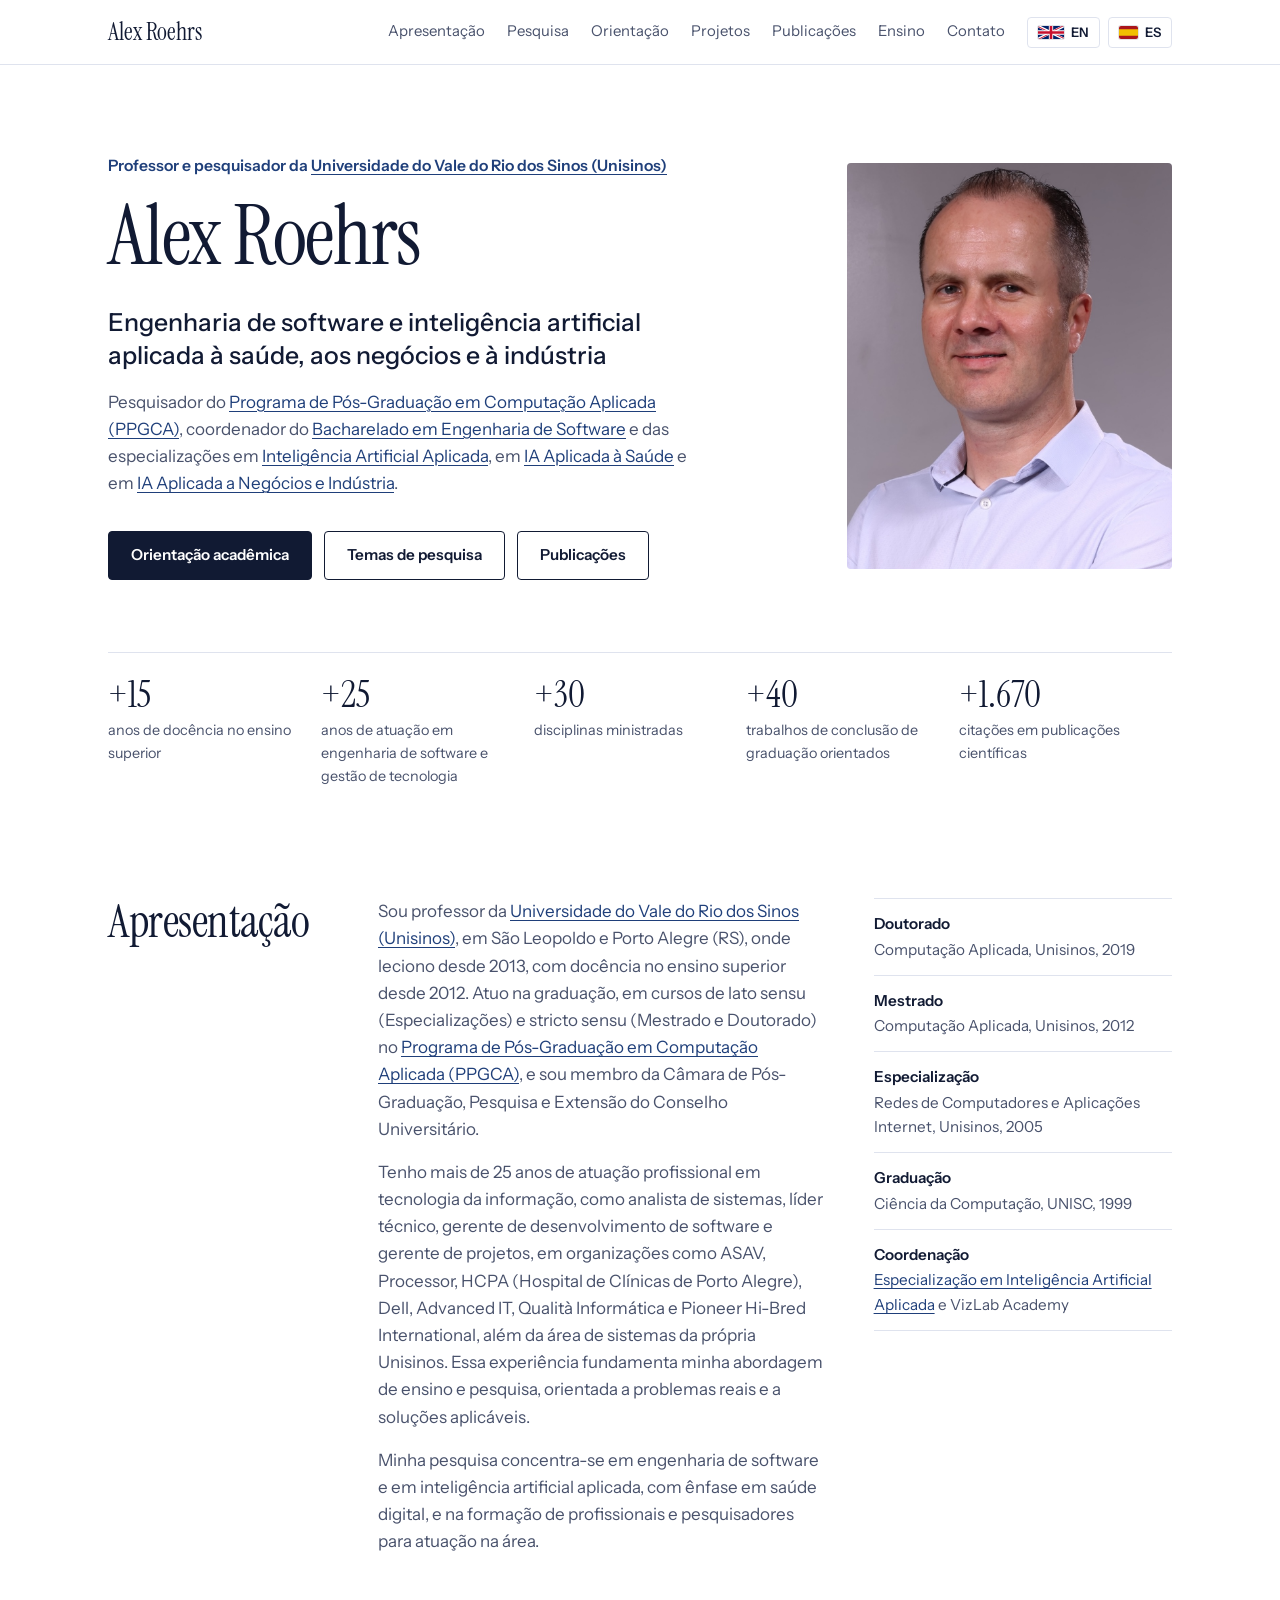
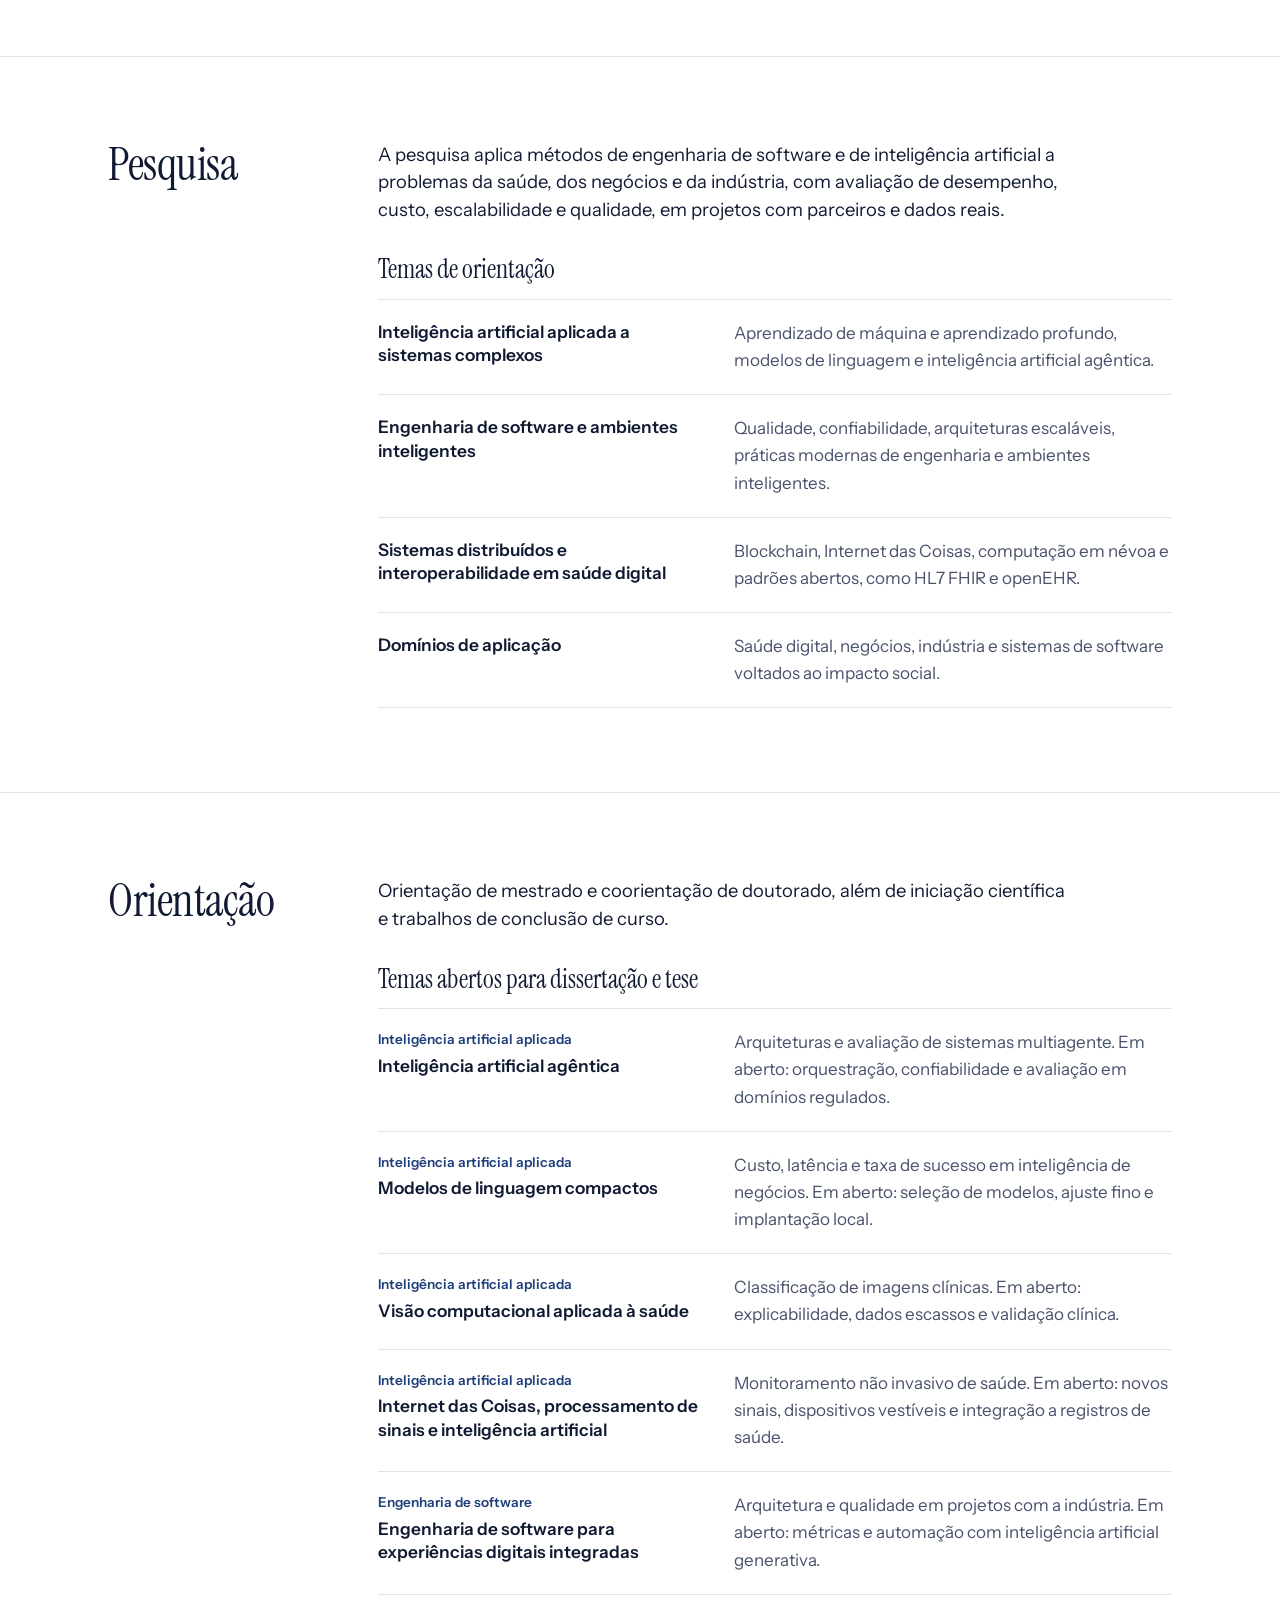
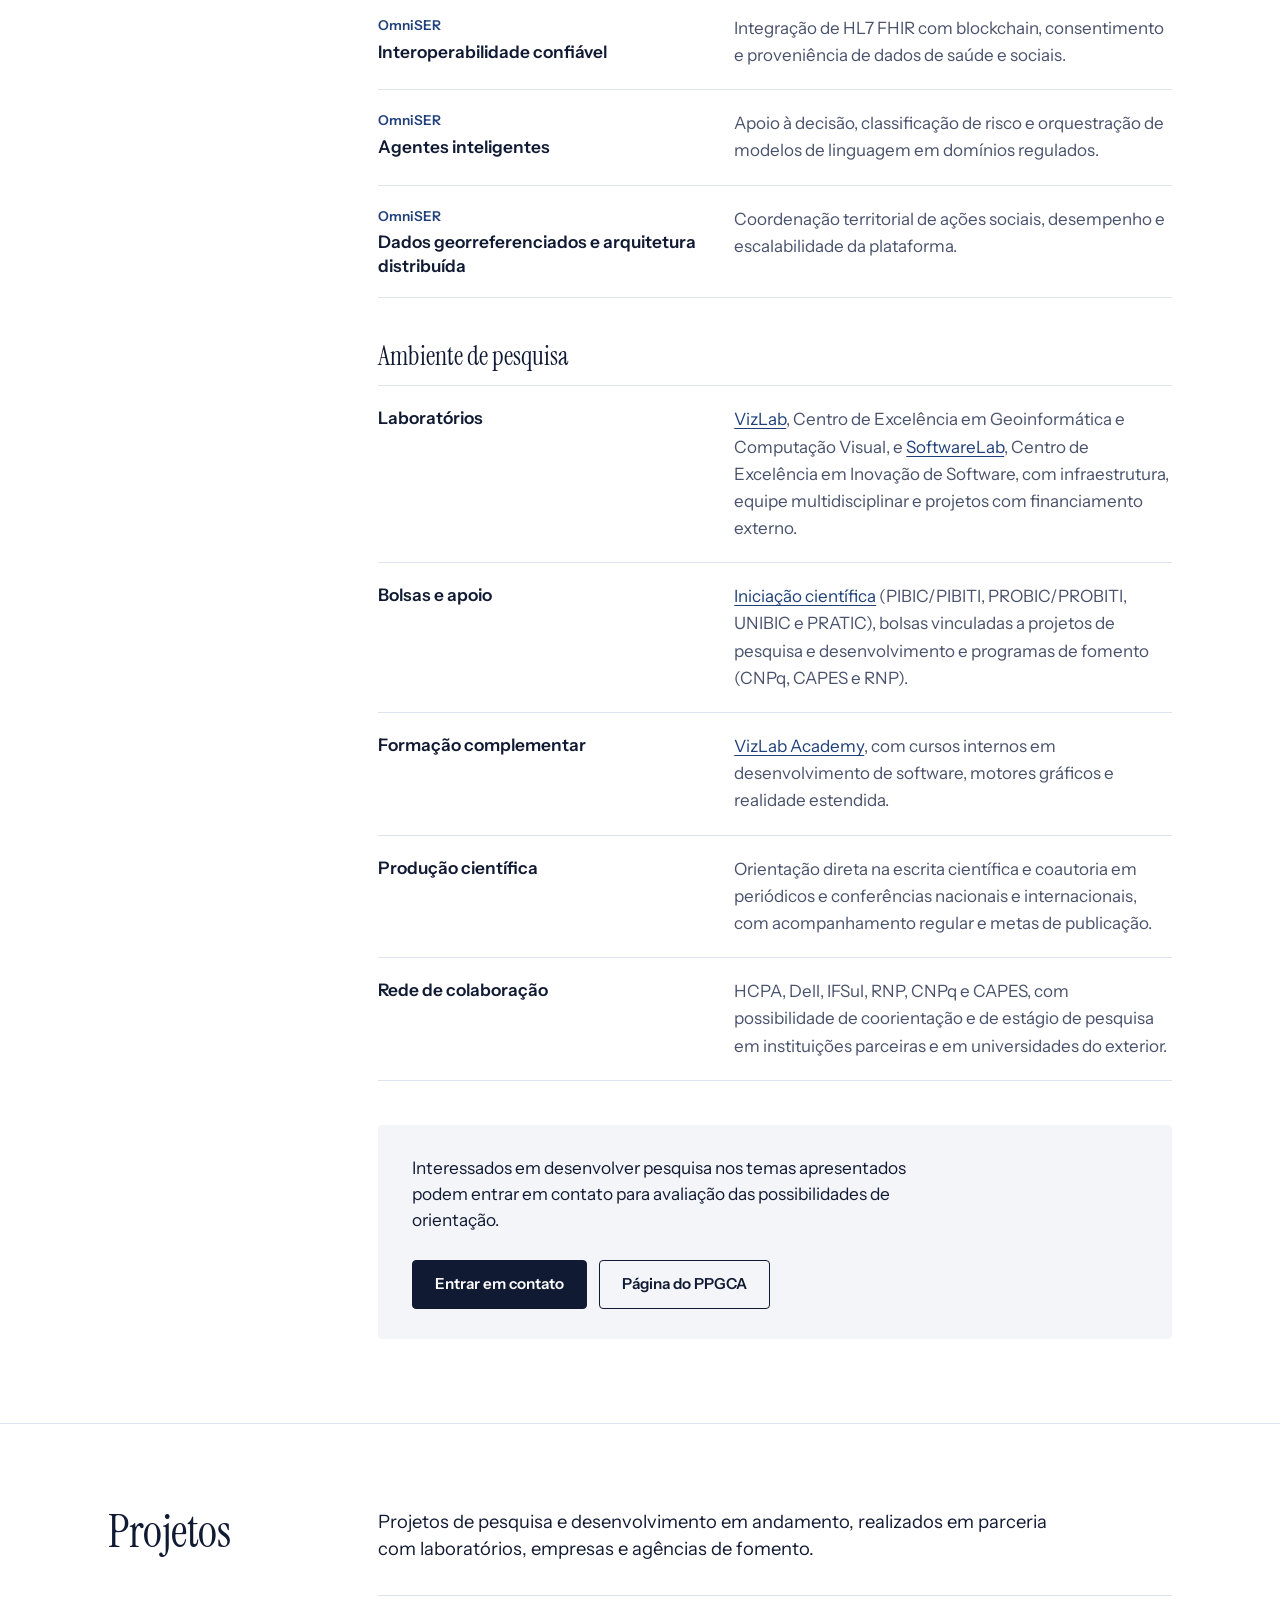
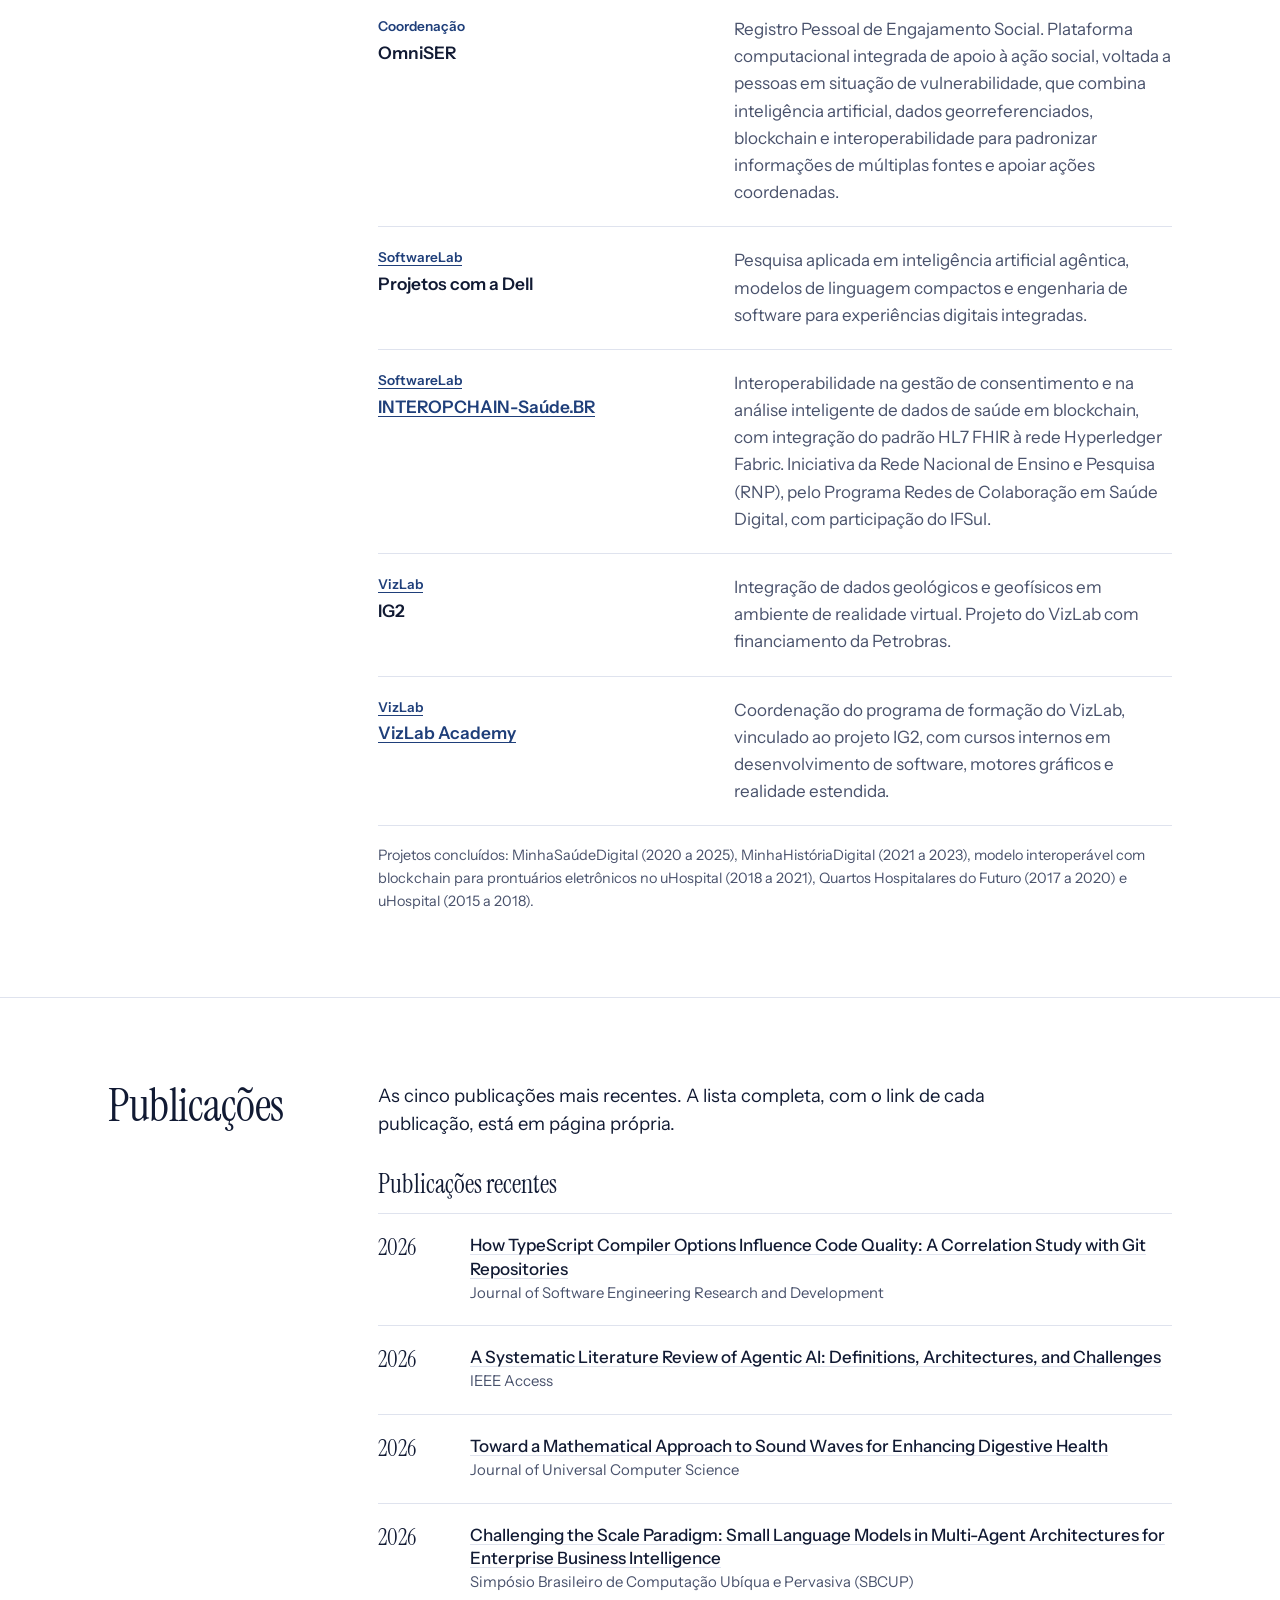
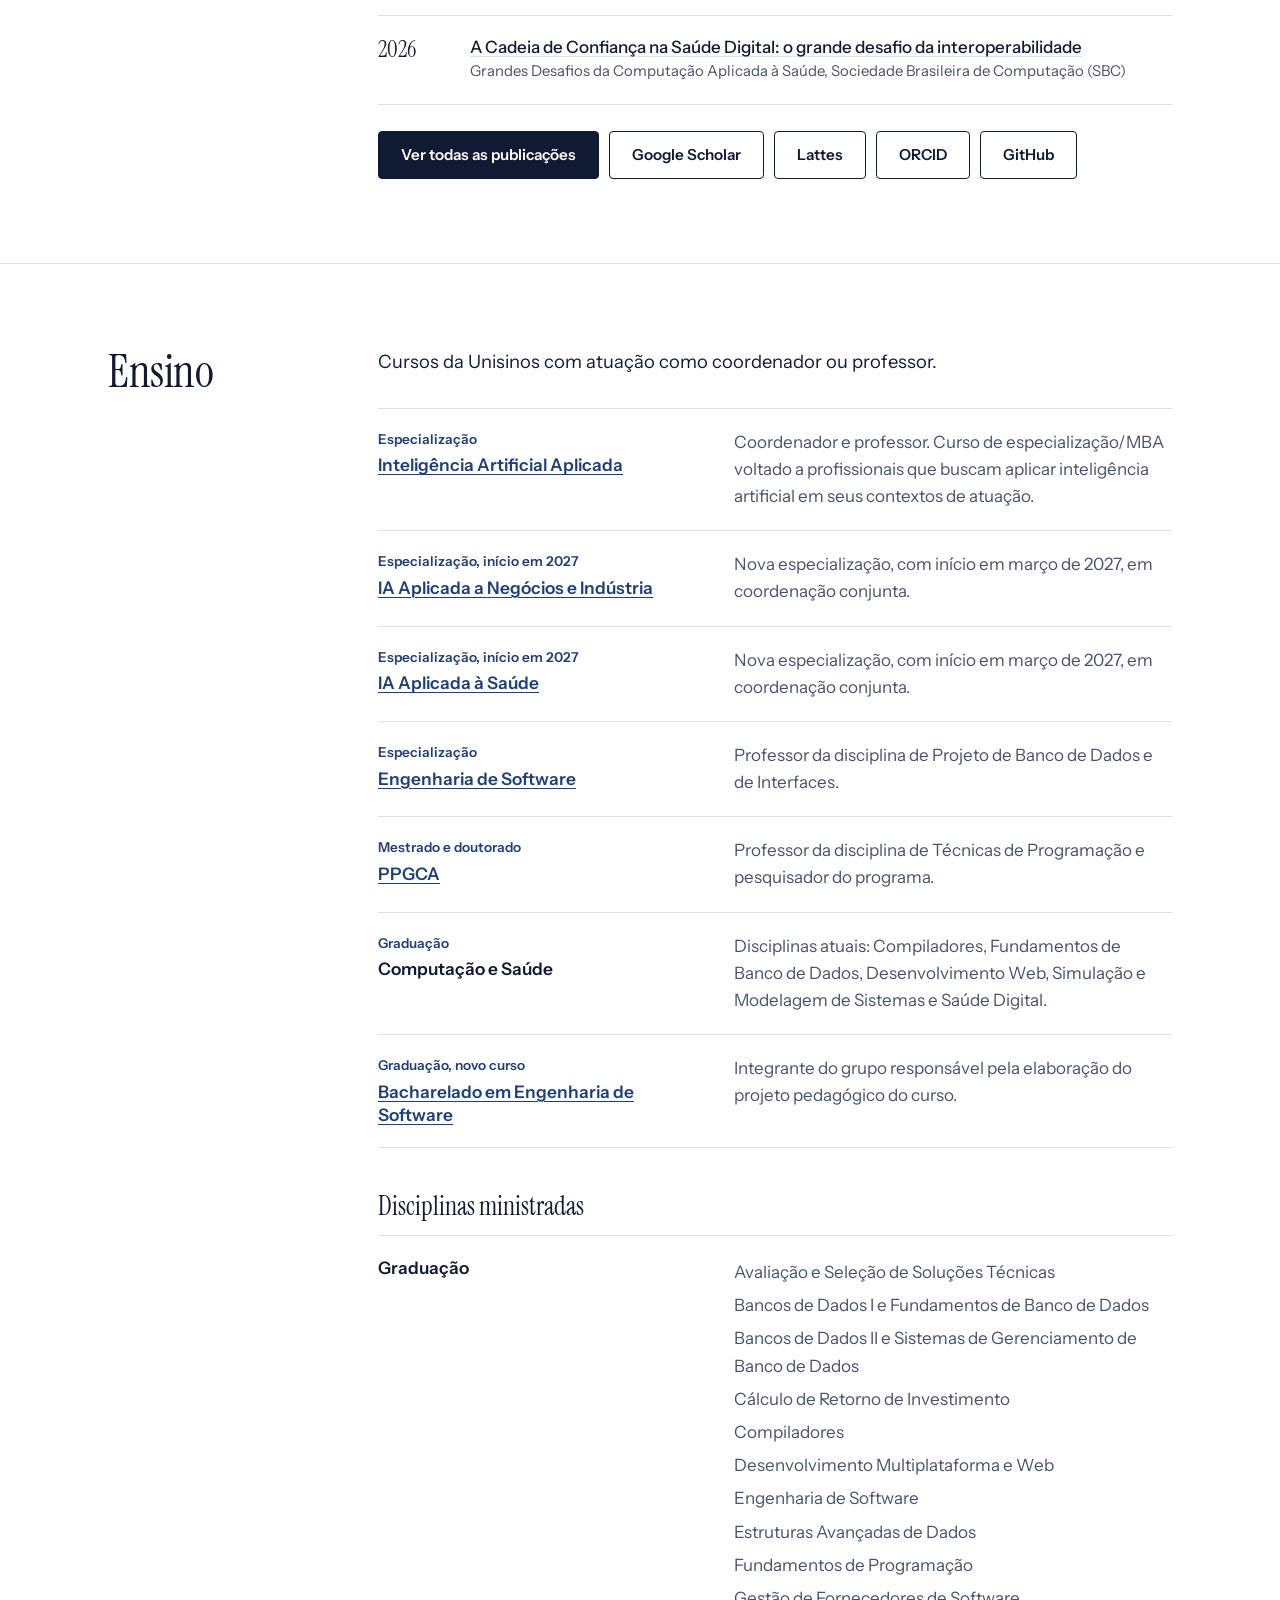
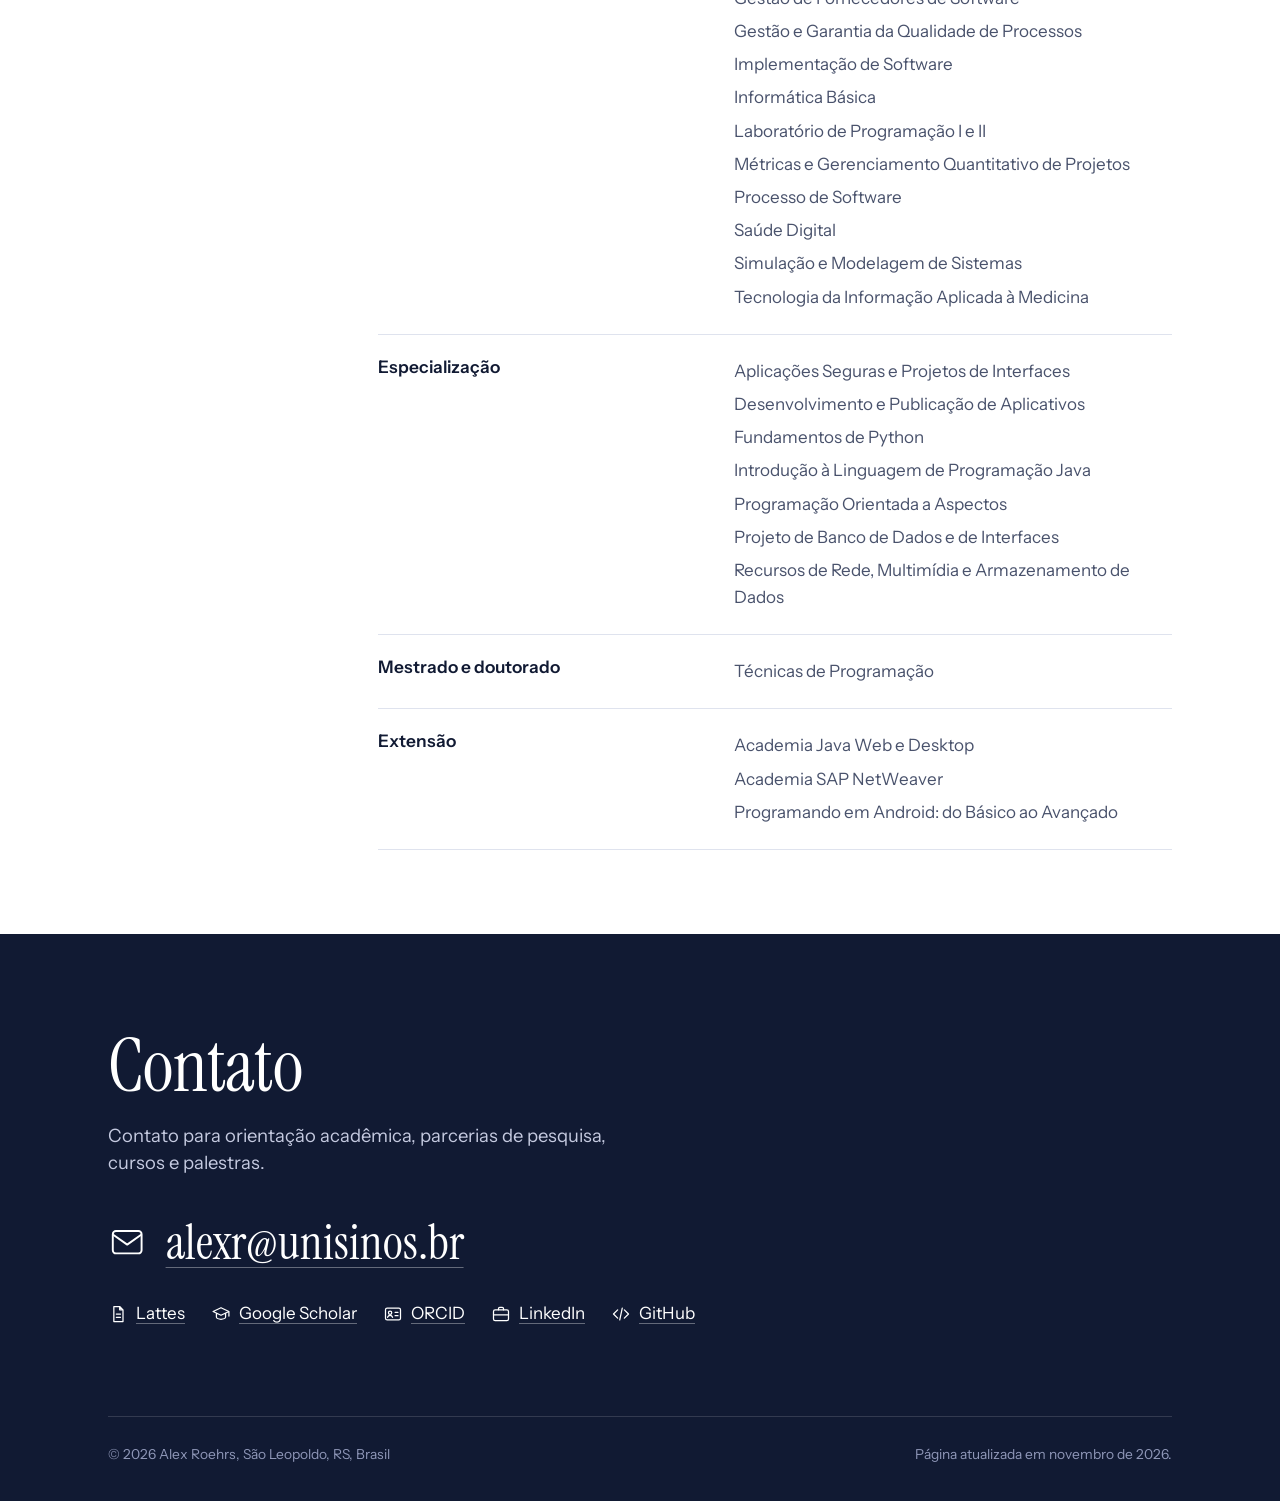
<file: index.html>
<!DOCTYPE html>
<html lang="pt-BR">
<head>
<meta charset="utf-8">
<meta name="viewport" content="width=device-width, initial-scale=1">
<title>Alex Roehrs | Professor e Pesquisador em Engenharia de Software e Inteligência Artificial</title>
<meta name="description" content="Página acadêmica de Alex Roehrs, professor e pesquisador da Unisinos. Pesquisa em inteligência artificial aplicada à saúde, aos negócios e à indústria, orientação acadêmica e ensino.">
<meta name="author" content="Alex Roehrs">
<link rel="canonical" href="https://alexroehrs.com.br/">
<link rel="alternate" hreflang="pt-BR" href="https://alexroehrs.com.br/">
<link rel="alternate" hreflang="en" href="https://alexroehrs.com.br/en/">
<link rel="alternate" hreflang="es" href="https://alexroehrs.com.br/es/">
<link rel="alternate" hreflang="x-default" href="https://alexroehrs.com.br/">
<meta property="og:type" content="profile">
<meta property="og:title" content="Alex Roehrs | Professor e Pesquisador em Engenharia de Software e Inteligência Artificial">
<meta property="og:description" content="Página acadêmica de Alex Roehrs, professor e pesquisador da Unisinos. Pesquisa em inteligência artificial aplicada à saúde, aos negócios e à indústria, orientação acadêmica e ensino.">
<meta property="og:url" content="https://alexroehrs.com.br/">
<meta property="og:image" content="https://alexroehrs.com.br/assets/alex-roehrs.jpg">
<meta name="theme-color" content="#111a33">
<link rel="icon" href="data:image/svg+xml,%3Csvg xmlns='http://www.w3.org/2000/svg' viewBox='0 0 64 64'%3E%3Crect width='64' height='64' rx='14' fill='%23111a33'/%3E%3Ctext x='32' y='44' font-family='Georgia,serif' font-size='30' fill='white' text-anchor='middle'%3EAR%3C/text%3E%3C/svg%3E">
<link rel="stylesheet" href="assets/site.css">
<script type="application/ld+json">{"@context": "https://schema.org", "@type": "Person", "name": "Alex Roehrs", "url": "https://alexroehrs.com.br/", "image": "https://alexroehrs.com.br/assets/alex-roehrs.jpg", "email": "mailto:alexr@unisinos.br", "jobTitle": "Professor e pesquisador", "worksFor": {"@type": "CollegeOrUniversity", "name": "Universidade do Vale do Rio dos Sinos (Unisinos)", "url": "https://www.unisinos.br/"}, "address": {"@type": "PostalAddress", "addressLocality": "São Leopoldo", "addressRegion": "RS", "addressCountry": "BR"}, "knowsAbout": ["Inteligência artificial aplicada a sistemas complexos", "Engenharia de software e ambientes inteligentes", "Sistemas distribuídos e interoperabilidade em saúde digital", "Domínios de aplicação"], "sameAs": ["https://www.linkedin.com/in/alexroehrs/", "https://scholar.google.com.br/citations?user=oyqxVYIAAAAJ&hl=en", "https://busca-cv-lattes.cnpq.br/curriculo/7563231619126505", "https://orcid.org/0000-0003-0312-1310", "https://github.com/alexroehrs"]}</script>
</head>
<body>
<a class="skip" href="#conteudo">Ir para o conteúdo</a>
<header class="top"><div class="wrap">
  <a class="brand" href="#topo">Alex Roehrs</a>
  <input type="checkbox" id="menu-toggle" aria-label="Menu">
  <label class="burger" for="menu-toggle" aria-hidden="true">&#9776;</label>
  <nav class="menu" aria-label="Menu"><a href="#sobre">Apresentação</a><a href="#pesquisa">Pesquisa</a><a href="#orientacao">Orientação</a><a href="#projetos">Projetos</a><a href="#publicacoes">Publicações</a><a href="#ensino">Ensino</a><a href="#contato">Contato</a><span class="langs"><a class="lang" href="/en/" hreflang="en" title="English version"><svg class="flag" viewBox="0 0 60 30" aria-hidden="true"><clipPath id="fs"><path d="M0,0 v30 h60 v-30 z"/></clipPath><clipPath id="ft"><path d="M30,15 h30 v15 z v15 h-30 z h-30 v-15 z v-15 h30 z"/></clipPath><g clip-path="url(#fs)"><path d="M0,0 v30 h60 v-30 z" fill="#012169"/><path d="M0,0 L60,30 M60,0 L0,30" stroke="#fff" stroke-width="6"/><path d="M0,0 L60,30 M60,0 L0,30" clip-path="url(#ft)" stroke="#C8102E" stroke-width="4"/><path d="M30,0 v30 M0,15 h60" stroke="#fff" stroke-width="10"/><path d="M30,0 v30 M0,15 h60" stroke="#C8102E" stroke-width="6"/></g></svg>EN</a><a class="lang" href="/es/" hreflang="es" title="Versión en español"><svg class="flag" viewBox="0 0 30 20" aria-hidden="true"><rect width="30" height="20" fill="#AA151B"/><rect y="5" width="30" height="10" fill="#F1BF00"/></svg>ES</a></span></nav>
</div></header>

<main id="conteudo">
<section class="hero" id="topo"><div class="wrap">
  <div class="hero-grid">
    <div>
      <p class="role">Professor e pesquisador da <a href="https://www.unisinos.br" rel="noopener">Universidade do Vale do Rio dos Sinos (Unisinos)</a></p>
      <h1>Alex Roehrs</h1>
      <p class="tagline">Engenharia de software e inteligência artificial aplicada à saúde, aos negócios e à indústria</p>
      <p class="lead">Pesquisador do <a href="https://www.unisinos.br/pos/mestrado-e-doutorado/computacao-aplicada" rel="noopener">Programa de Pós-Graduação em Computação Aplicada (PPGCA)</a>, coordenador do <a href="https://www.unisinos.br/graduacao/cursos/engenharia-de-software/sao-leopoldo" rel="noopener">Bacharelado em Engenharia de Software</a> e das especializações em <a href="https://www.unisinos.br/pos/mba-e-especializacao/inteligencia-artificial-aplicada" rel="noopener">Inteligência Artificial Aplicada</a>, em <a href="https://www.unisinos.br/pos/mba-e-especializacao/inteligencia-artificial-aplicada-a-saude" rel="noopener">IA Aplicada à Saúde</a> e em <a href="https://www.unisinos.br/pos/mba-e-especializacao/inteligencia-artificial-aplicada-a-negocios-e-industria" rel="noopener">IA Aplicada a Negócios e Indústria</a>.</p>
      <div class="actions"><a class="btn primary" href="#orientacao">Orientação acadêmica</a><a class="btn" href="#pesquisa">Temas de pesquisa</a><a class="btn" href="#publicacoes">Publicações</a></div>
    </div>
    <div class="portrait"><img src="assets/alex-roehrs.jpg" alt="Foto de Alex Roehrs" width="1126" height="1198" onerror="this.outerHTML='&lt;span class=&quot;initials&quot;&gt;AR&lt;/span&gt;'"></div>
  </div>
  <dl class="facts"><div><dt>+15</dt><dd>anos de docência no ensino superior</dd></div><div><dt>+25</dt><dd>anos de atuação em engenharia de software e gestão de tecnologia</dd></div><div><dt>+30</dt><dd>disciplinas ministradas</dd></div><div><dt>+40</dt><dd>trabalhos de conclusão de graduação orientados</dd></div><div><dt>+1.670</dt><dd>citações em publicações científicas</dd></div></dl>
</div></section>

<section class="sec" id="sobre"><div class="wrap sec-grid">
  <h2>Apresentação</h2>
  <div><div class="about"><div class="prose"><p>Sou professor da <a href="https://www.unisinos.br" rel="noopener">Universidade do Vale do Rio dos Sinos (Unisinos)</a>, em São Leopoldo e Porto Alegre (RS), onde leciono desde 2013, com docência no ensino superior desde 2012. Atuo na graduação, em cursos de lato sensu (Especializações) e stricto sensu (Mestrado e Doutorado) no <a href="https://www.unisinos.br/pos/mestrado-e-doutorado/computacao-aplicada" rel="noopener">Programa de Pós-Graduação em Computação Aplicada (PPGCA)</a>, e sou membro da Câmara de Pós-Graduação, Pesquisa e Extensão do Conselho Universitário.</p><p>Tenho mais de 25 anos de atuação profissional em tecnologia da informação, como analista de sistemas, líder técnico, gerente de desenvolvimento de software e gerente de projetos, em organizações como ASAV, Processor, HCPA (Hospital de Clínicas de Porto Alegre), Dell, Advanced IT, Qualità Informática e Pioneer Hi-Bred International, além da área de sistemas da própria Unisinos. Essa experiência fundamenta minha abordagem de ensino e pesquisa, orientada a problemas reais e a soluções aplicáveis.</p><p>Minha pesquisa concentra-se em engenharia de software e em inteligência artificial aplicada, com ênfase em saúde digital, e na formação de profissionais e pesquisadores para atuação na área.</p></div><ul class="quick"><li><b>Doutorado</b>Computação Aplicada, Unisinos, 2019</li><li><b>Mestrado</b>Computação Aplicada, Unisinos, 2012</li><li><b>Especialização</b>Redes de Computadores e Aplicações Internet, Unisinos, 2005</li><li><b>Graduação</b>Ciência da Computação, UNISC, 1999</li><li><b>Coordenação</b><a href="https://www.unisinos.br/pos/mba-e-especializacao/inteligencia-artificial-aplicada" rel="noopener">Especialização em Inteligência Artificial Aplicada</a> e VizLab Academy</li></ul></div></div>
</div></section>

<section class="sec" id="pesquisa"><div class="wrap sec-grid">
  <h2>Pesquisa</h2>
  <div><p class="intro">A pesquisa aplica métodos de engenharia de software e de inteligência artificial a problemas da saúde, dos negócios e da indústria, com avaliação de desempenho, custo, escalabilidade e qualidade, em projetos com parceiros e dados reais.</p><h3 class="sub">Temas de orientação</h3><ul class="rows"><li class="row"><h3>Inteligência artificial aplicada a sistemas complexos</h3><p>Aprendizado de máquina e aprendizado profundo, modelos de linguagem e inteligência artificial agêntica.</p></li><li class="row"><h3>Engenharia de software e ambientes inteligentes</h3><p>Qualidade, confiabilidade, arquiteturas escaláveis, práticas modernas de engenharia e ambientes inteligentes.</p></li><li class="row"><h3>Sistemas distribuídos e interoperabilidade em saúde digital</h3><p>Blockchain, Internet das Coisas, computação em névoa e padrões abertos, como HL7 FHIR e openEHR.</p></li><li class="row"><h3>Domínios de aplicação</h3><p>Saúde digital, negócios, indústria e sistemas de software voltados ao impacto social.</p></li></ul></div>
</div></section>

<section class="sec" id="orientacao"><div class="wrap sec-grid">
  <h2>Orientação</h2>
  <div><p class="intro">Orientação de mestrado e coorientação de doutorado, além de iniciação científica e trabalhos de conclusão de curso.</p><h3 class="sub">Temas abertos para dissertação e tese</h3><ul class="rows"><li class="row"><div><span class="meta">Inteligência artificial aplicada</span><h3>Inteligência artificial agêntica</h3></div><p>Arquiteturas e avaliação de sistemas multiagente. Em aberto: orquestração, confiabilidade e avaliação em domínios regulados.</p></li><li class="row"><div><span class="meta">Inteligência artificial aplicada</span><h3>Modelos de linguagem compactos</h3></div><p>Custo, latência e taxa de sucesso em inteligência de negócios. Em aberto: seleção de modelos, ajuste fino e implantação local.</p></li><li class="row"><div><span class="meta">Inteligência artificial aplicada</span><h3>Visão computacional aplicada à saúde</h3></div><p>Classificação de imagens clínicas. Em aberto: explicabilidade, dados escassos e validação clínica.</p></li><li class="row"><div><span class="meta">Inteligência artificial aplicada</span><h3>Internet das Coisas, processamento de sinais e inteligência artificial</h3></div><p>Monitoramento não invasivo de saúde. Em aberto: novos sinais, dispositivos vestíveis e integração a registros de saúde.</p></li><li class="row"><div><span class="meta">Engenharia de software</span><h3>Engenharia de software para experiências digitais integradas</h3></div><p>Arquitetura e qualidade em projetos com a indústria. Em aberto: métricas e automação com inteligência artificial generativa.</p></li><li class="row"><div><span class="meta">OmniSER</span><h3>Interoperabilidade confiável</h3></div><p>Integração de HL7 FHIR com blockchain, consentimento e proveniência de dados de saúde e sociais.</p></li><li class="row"><div><span class="meta">OmniSER</span><h3>Agentes inteligentes</h3></div><p>Apoio à decisão, classificação de risco e orquestração de modelos de linguagem em domínios regulados.</p></li><li class="row"><div><span class="meta">OmniSER</span><h3>Dados georreferenciados e arquitetura distribuída</h3></div><p>Coordenação territorial de ações sociais, desempenho e escalabilidade da plataforma.</p></li></ul><h3 class="sub">Ambiente de pesquisa</h3><ul class="rows"><li class="row"><h3>Laboratórios</h3><p><a href="https://vizlab.unisinos.br/" rel="noopener">VizLab</a>, Centro de Excelência em Geoinformática e Computação Visual, e <a href="https://unisinos.br/softwarelab/pt/" rel="noopener">SoftwareLab</a>, Centro de Excelência em Inovação de Software, com infraestrutura, equipe multidisciplinar e projetos com financiamento externo.</p></li><li class="row"><h3>Bolsas e apoio</h3><p><a href="https://www.unisinos.br/institucional/pesquisa-e-formacao/iniciacao-cientifica" rel="noopener">Iniciação científica</a> (PIBIC/PIBITI, PROBIC/PROBITI, UNIBIC e PRATIC), bolsas vinculadas a projetos de pesquisa e desenvolvimento e programas de fomento (CNPq, CAPES e RNP).</p></li><li class="row"><h3>Formação complementar</h3><p><a href="https://vizlab.unisinos.br/academy.html" rel="noopener">VizLab Academy</a>, com cursos internos em desenvolvimento de software, motores gráficos e realidade estendida.</p></li><li class="row"><h3>Produção científica</h3><p>Orientação direta na escrita científica e coautoria em periódicos e conferências nacionais e internacionais, com acompanhamento regular e metas de publicação.</p></li><li class="row"><h3>Rede de colaboração</h3><p>HCPA, Dell, IFSul, RNP, CNPq e CAPES, com possibilidade de coorientação e de estágio de pesquisa em instituições parceiras e em universidades do exterior.</p></li></ul><div class="band"><p>Interessados em desenvolver pesquisa nos temas apresentados podem entrar em contato para avaliação das possibilidades de orientação.</p><div class="actions"><a class="btn" href="#contato">Entrar em contato</a><a class="btn ghost" href="https://www.unisinos.br/pos/mestrado-e-doutorado/computacao-aplicada" rel="noopener">Página do PPGCA</a></div></div></div>
</div></section>

<section class="sec" id="projetos"><div class="wrap sec-grid">
  <h2>Projetos</h2>
  <div><p class="intro">Projetos de pesquisa e desenvolvimento em andamento, realizados em parceria com laboratórios, empresas e agências de fomento.</p><ul class="rows"><li class="row"><div><span class="meta">Coordenação</span><h3>OmniSER</h3></div><p>Registro Pessoal de Engajamento Social. Plataforma computacional integrada de apoio à ação social, voltada a pessoas em situação de vulnerabilidade, que combina inteligência artificial, dados georreferenciados, blockchain e interoperabilidade para padronizar informações de múltiplas fontes e apoiar ações coordenadas.</p></li><li class="row"><div><span class="meta"><a href="https://unisinos.br/softwarelab/pt/" rel="noopener">SoftwareLab</a></span><h3>Projetos com a Dell</h3></div><p>Pesquisa aplicada em inteligência artificial agêntica, modelos de linguagem compactos e engenharia de software para experiências digitais integradas.</p></li><li class="row"><div><span class="meta"><a href="https://unisinos.br/softwarelab/pt/" rel="noopener">SoftwareLab</a></span><h3><a href="https://if4health.charqueadas.ifsul.edu.br/interopchain/" rel="noopener">INTEROPCHAIN-Saúde.BR</a></h3></div><p>Interoperabilidade na gestão de consentimento e na análise inteligente de dados de saúde em blockchain, com integração do padrão HL7 FHIR à rede Hyperledger Fabric. Iniciativa da Rede Nacional de Ensino e Pesquisa (RNP), pelo Programa Redes de Colaboração em Saúde Digital, com participação do IFSul.</p></li><li class="row"><div><span class="meta"><a href="https://vizlab.unisinos.br/" rel="noopener">VizLab</a></span><h3>IG2</h3></div><p>Integração de dados geológicos e geofísicos em ambiente de realidade virtual. Projeto do VizLab com financiamento da Petrobras.</p></li><li class="row"><div><span class="meta"><a href="https://vizlab.unisinos.br/" rel="noopener">VizLab</a></span><h3><a href="https://vizlab.unisinos.br/academy.html" rel="noopener">VizLab Academy</a></h3></div><p>Coordenação do programa de formação do VizLab, vinculado ao projeto IG2, com cursos internos em desenvolvimento de software, motores gráficos e realidade estendida.</p></li></ul><p class="note">Projetos concluídos: MinhaSaúdeDigital (2020 a 2025), MinhaHistóriaDigital (2021 a 2023), modelo interoperável com blockchain para prontuários eletrônicos no uHospital (2018 a 2021), Quartos Hospitalares do Futuro (2017 a 2020) e uHospital (2015 a 2018).</p></div>
</div></section>

<section class="sec" id="publicacoes"><div class="wrap sec-grid">
  <h2>Publicações</h2>
  <div><p class="intro">As cinco publicações mais recentes. A lista completa, com o link de cada publicação, está em página própria.</p><h3 class="sub">Publicações recentes</h3><ul class="rows pubs"><li class="row"><span class="yr">2026</span><div><div class="t" lang="en"><a href="https://doi.org/10.5753/jserd.2026.5985" rel="noopener">How TypeScript Compiler Options Influence Code Quality: A Correlation Study with Git Repositories</a></div><div class="v">Journal of Software Engineering Research and Development</div></div></li><li class="row"><span class="yr">2026</span><div><div class="t" lang="en"><a href="https://doi.org/10.1109/access.2026.3668138" rel="noopener">A Systematic Literature Review of Agentic AI: Definitions, Architectures, and Challenges</a></div><div class="v">IEEE Access</div></div></li><li class="row"><span class="yr">2026</span><div><div class="t" lang="en"><a href="https://doi.org/10.3897/jucs.160360" rel="noopener">Toward a Mathematical Approach to Sound Waves for Enhancing Digestive Health</a></div><div class="v">Journal of Universal Computer Science</div></div></li><li class="row"><span class="yr">2026</span><div><div class="t" lang="en"><a href="https://doi.org/10.5753/sbcup.2026.20678" rel="noopener">Challenging the Scale Paradigm: Small Language Models in Multi-Agent Architectures for Enterprise Business Intelligence</a></div><div class="v">Simpósio Brasileiro de Computação Ubíqua e Pervasiva (SBCUP)</div></div></li><li class="row"><span class="yr">2026</span><div><div class="t" lang="pt-BR"><a href="https://doi.org/10.5753/sbc.19871.1.5" rel="noopener">A Cadeia de Confiança na Saúde Digital: o grande desafio da interoperabilidade</a></div><div class="v">Grandes Desafios da Computação Aplicada à Saúde, Sociedade Brasileira de Computação (SBC)</div></div></li></ul><div class="links"><a class="btn primary" href="publicacoes/">Ver todas as publicações</a><a class="btn" href="https://scholar.google.com.br/citations?user=oyqxVYIAAAAJ&amp;hl=en" rel="me noopener">Google Scholar</a><a class="btn" href="https://busca-cv-lattes.cnpq.br/curriculo/7563231619126505" rel="me noopener">Lattes</a><a class="btn" href="https://orcid.org/0000-0003-0312-1310" rel="me noopener">ORCID</a><a class="btn" href="https://github.com/alexroehrs" rel="me noopener">GitHub</a></div></div>
</div></section>

<section class="sec" id="ensino"><div class="wrap sec-grid">
  <h2>Ensino</h2>
  <div><p class="intro">Cursos da Unisinos com atuação como coordenador ou professor.</p><ul class="rows"><li class="row"><div><span class="meta">Especialização</span><h3><a href="https://www.unisinos.br/pos/mba-e-especializacao/inteligencia-artificial-aplicada" rel="noopener">Inteligência Artificial Aplicada</a></h3></div><p>Coordenador e professor. Curso de especialização/MBA voltado a profissionais que buscam aplicar inteligência artificial em seus contextos de atuação.</p></li><li class="row"><div><span class="meta">Especialização, início em 2027</span><h3><a href="https://www.unisinos.br/pos/mba-e-especializacao/inteligencia-artificial-aplicada-a-negocios-e-industria" rel="noopener">IA Aplicada a Negócios e Indústria</a></h3></div><p>Nova especialização, com início em março de 2027, em coordenação conjunta.</p></li><li class="row"><div><span class="meta">Especialização, início em 2027</span><h3><a href="https://www.unisinos.br/pos/mba-e-especializacao/inteligencia-artificial-aplicada-a-saude" rel="noopener">IA Aplicada à Saúde</a></h3></div><p>Nova especialização, com início em março de 2027, em coordenação conjunta.</p></li><li class="row"><div><span class="meta">Especialização</span><h3><a href="https://www.unisinos.br/pos/mba-e-especializacao/engenharia-de-software" rel="noopener">Engenharia de Software</a></h3></div><p>Professor da disciplina de Projeto de Banco de Dados e de Interfaces.</p></li><li class="row"><div><span class="meta">Mestrado e doutorado</span><h3><a href="https://www.unisinos.br/pos/mestrado-e-doutorado/computacao-aplicada" rel="noopener">PPGCA</a></h3></div><p>Professor da disciplina de Técnicas de Programação e pesquisador do programa.</p></li><li class="row"><div><span class="meta">Graduação</span><h3>Computação e Saúde</h3></div><p>Disciplinas atuais: Compiladores, Fundamentos de Banco de Dados, Desenvolvimento Web, Simulação e Modelagem de Sistemas e Saúde Digital.</p></li><li class="row"><div><span class="meta">Graduação, novo curso</span><h3><a href="https://www.unisinos.br/graduacao/cursos/engenharia-de-software/sao-leopoldo" rel="noopener">Bacharelado em Engenharia de Software</a></h3></div><p>Integrante do grupo responsável pela elaboração do projeto pedagógico do curso.</p></li></ul><h3 class="sub">Disciplinas ministradas</h3><ul class="rows"><li class="row"><h3>Graduação</h3><ul class="plain"><li>Avaliação e Seleção de Soluções Técnicas</li><li>Bancos de Dados I e Fundamentos de Banco de Dados</li><li>Bancos de Dados II e Sistemas de Gerenciamento de Banco de Dados</li><li>Cálculo de Retorno de Investimento</li><li>Compiladores</li><li>Desenvolvimento Multiplataforma e Web</li><li>Engenharia de Software</li><li>Estruturas Avançadas de Dados</li><li>Fundamentos de Programação</li><li>Gestão de Fornecedores de Software</li><li>Gestão e Garantia da Qualidade de Processos</li><li>Implementação de Software</li><li>Informática Básica</li><li>Laboratório de Programação I e II</li><li>Métricas e Gerenciamento Quantitativo de Projetos</li><li>Processo de Software</li><li>Saúde Digital</li><li>Simulação e Modelagem de Sistemas</li><li>Tecnologia da Informação Aplicada à Medicina</li></ul></li><li class="row"><h3>Especialização</h3><ul class="plain"><li>Aplicações Seguras e Projetos de Interfaces</li><li>Desenvolvimento e Publicação de Aplicativos</li><li>Fundamentos de Python</li><li>Introdução à Linguagem de Programação Java</li><li>Programação Orientada a Aspectos</li><li>Projeto de Banco de Dados e de Interfaces</li><li>Recursos de Rede, Multimídia e Armazenamento de Dados</li></ul></li><li class="row"><h3>Mestrado e doutorado</h3><ul class="plain"><li>Técnicas de Programação</li></ul></li><li class="row"><h3>Extensão</h3><ul class="plain"><li>Academia Java Web e Desktop</li><li>Academia SAP NetWeaver</li><li>Programando em Android: do Básico ao Avançado</li></ul></li></ul></div>
</div></section>

<section class="contact" id="contato"><div class="wrap">
  <h2>Contato</h2>
  <p class="intro">Contato para orientação acadêmica, parcerias de pesquisa, cursos e palestras.</p>
  <a class="mail" href="mailto:alexr@unisinos.br"><svg class="ico" viewBox="0 0 24 24" fill="none" stroke="currentColor" stroke-width="1.5" stroke-linecap="round" stroke-linejoin="round" aria-hidden="true"><rect x="3" y="5" width="18" height="14" rx="2"/><path d="M3.5 7.5l8.5 6 8.5-6"/></svg><span>alexr@unisinos.br</span></a>
  <ul class="profiles"><li><a href="https://busca-cv-lattes.cnpq.br/curriculo/7563231619126505" rel="me noopener"><svg class="ico" viewBox="0 0 24 24" fill="none" stroke="currentColor" stroke-width="1.5" stroke-linecap="round" stroke-linejoin="round" aria-hidden="true"><path d="M7 3h7l4 4v14H7zM14 3v4h4M10 12h5M10 16h5"/></svg><span>Lattes</span></a></li><li><a href="https://scholar.google.com.br/citations?user=oyqxVYIAAAAJ&amp;hl=en" rel="me noopener"><svg class="ico" viewBox="0 0 24 24" fill="none" stroke="currentColor" stroke-width="1.5" stroke-linecap="round" stroke-linejoin="round" aria-hidden="true"><path d="M2.5 9L12 4.5 21.5 9 12 13.5zM6.5 11v4.5c0 1.4 2.5 2.8 5.5 2.8s5.5-1.4 5.5-2.8V11M21.5 9v5.5"/></svg><span>Google Scholar</span></a></li><li><a href="https://orcid.org/0000-0003-0312-1310" rel="me noopener"><svg class="ico" viewBox="0 0 24 24" fill="none" stroke="currentColor" stroke-width="1.5" stroke-linecap="round" stroke-linejoin="round" aria-hidden="true"><rect x="3" y="5" width="18" height="14" rx="2"/><circle cx="8.5" cy="10.5" r="2"/><path d="M5.5 16c.6-1.6 1.7-2.4 3-2.4s2.4.8 3 2.4M14.5 10h3.5M14.5 14h3.5"/></svg><span>ORCID</span></a></li><li><a href="https://www.linkedin.com/in/alexroehrs/" rel="me noopener"><svg class="ico" viewBox="0 0 24 24" fill="none" stroke="currentColor" stroke-width="1.5" stroke-linecap="round" stroke-linejoin="round" aria-hidden="true"><rect x="3" y="7" width="18" height="13" rx="2"/><path d="M9 7V5.5a1.5 1.5 0 0 1 1.5-1.5h3A1.5 1.5 0 0 1 15 5.5V7M3 13h18"/></svg><span>LinkedIn</span></a></li><li><a href="https://github.com/alexroehrs" rel="me noopener"><svg class="ico" viewBox="0 0 24 24" fill="none" stroke="currentColor" stroke-width="1.5" stroke-linecap="round" stroke-linejoin="round" aria-hidden="true"><path d="M8 7l-5 5 5 5M16 7l5 5-5 5M13.5 5l-3 14"/></svg><span>GitHub</span></a></li></ul>
  <div class="foot"><span>&copy; 2026 Alex Roehrs, São Leopoldo, RS, Brasil</span><span>Página atualizada em novembro de 2026.</span></div>
</div></section>
</main>
</body>
</html>
</file>
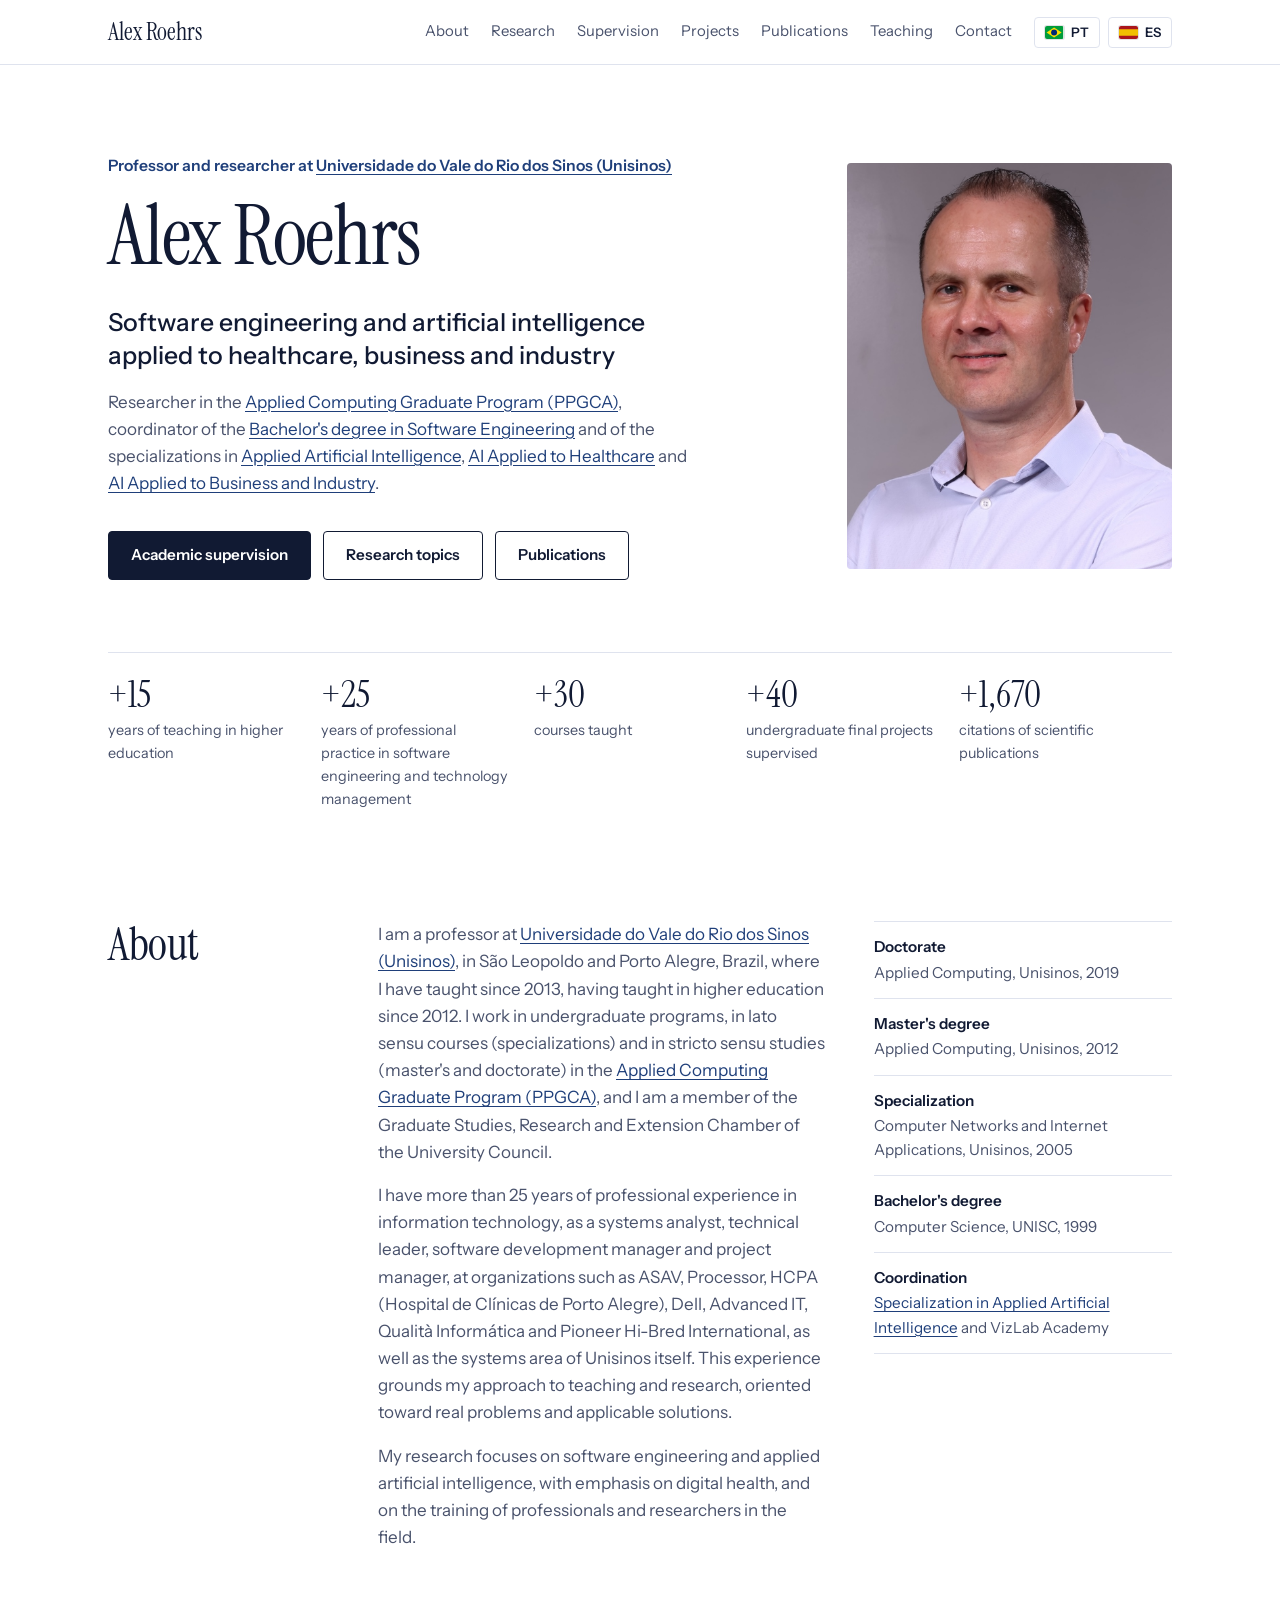
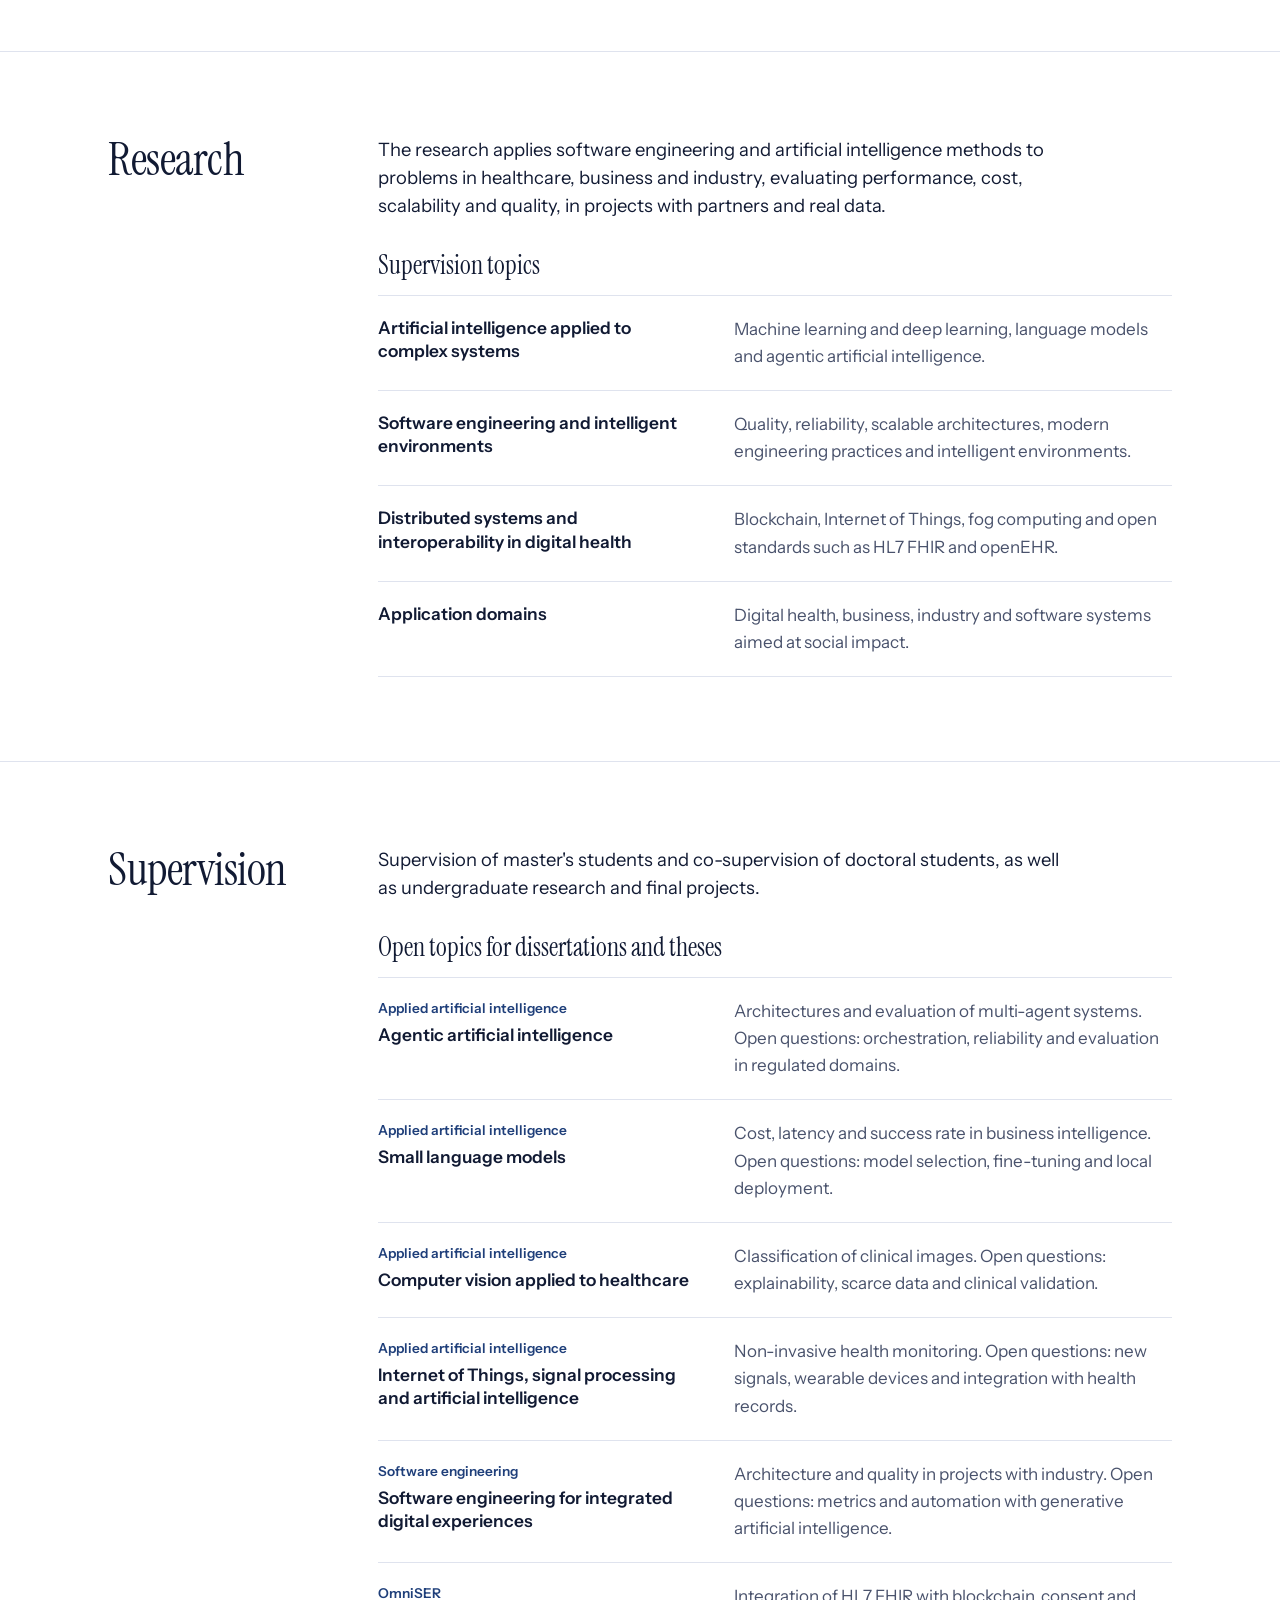
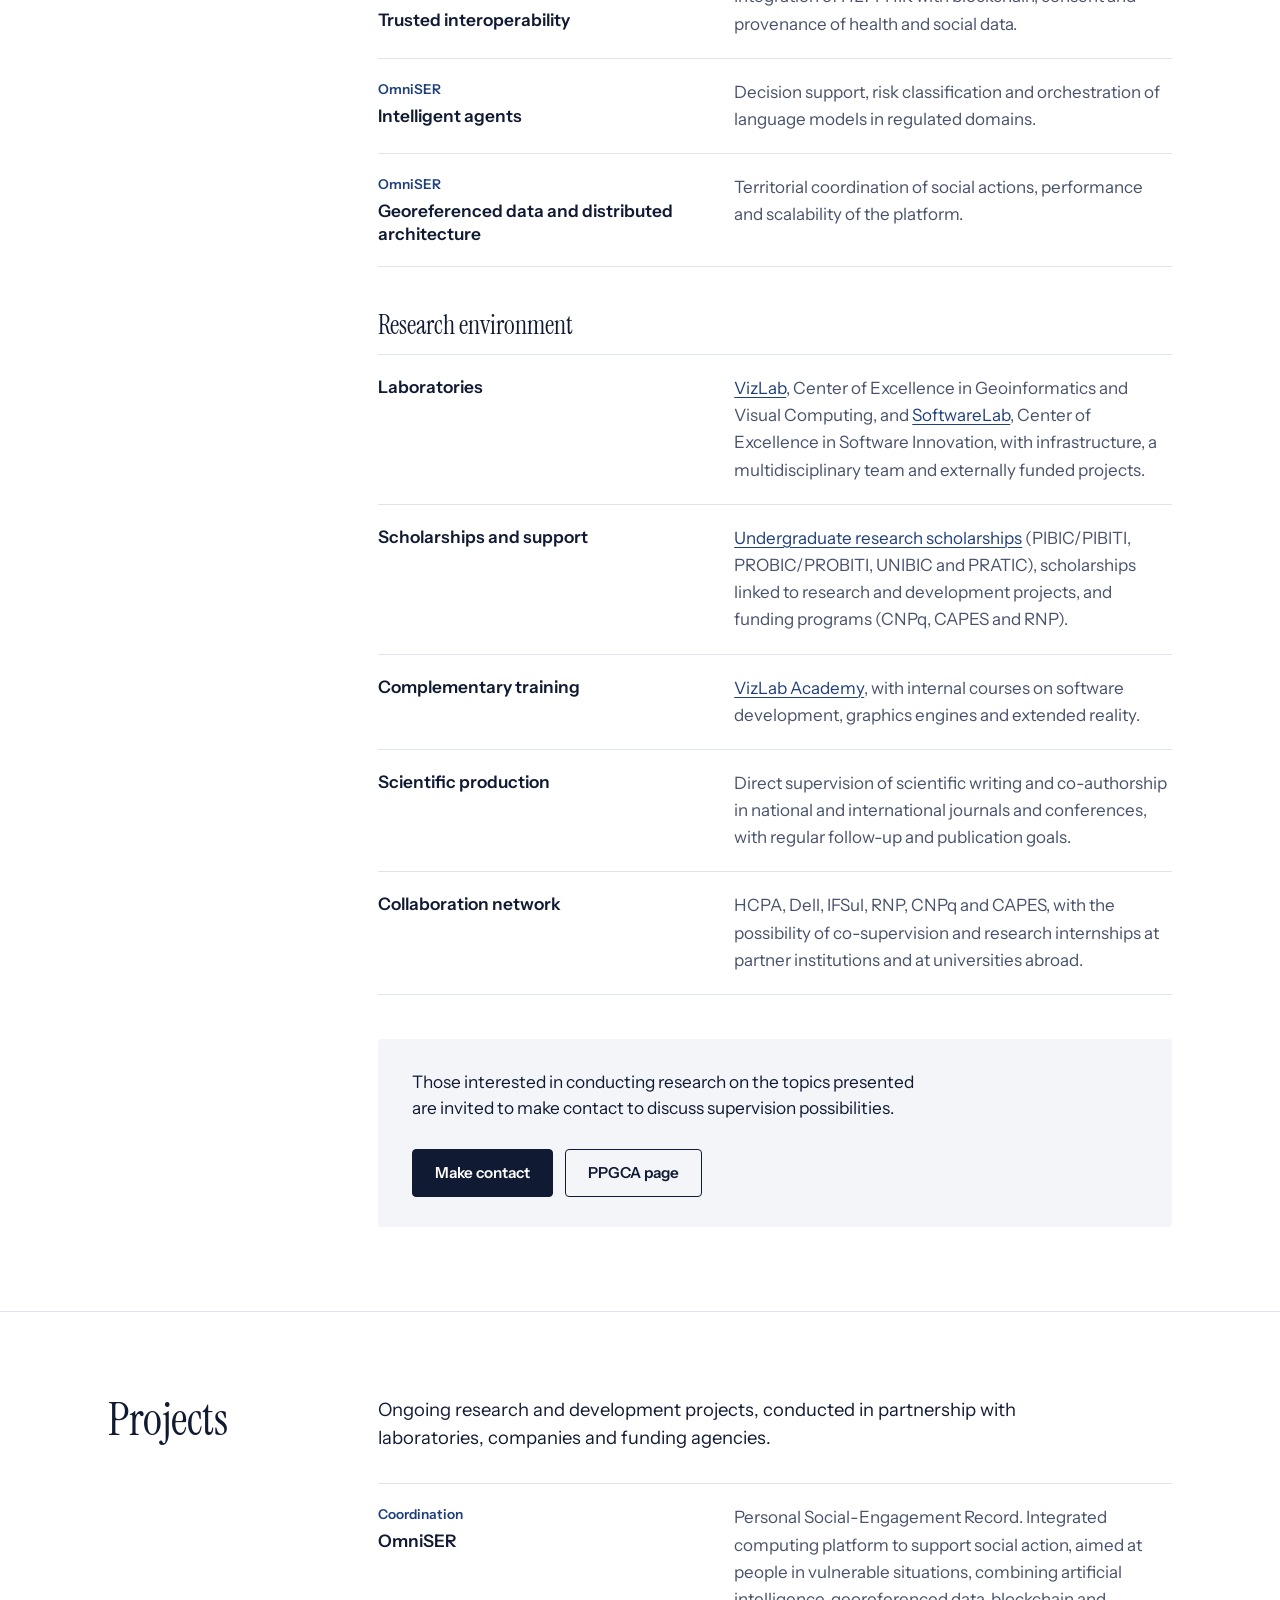
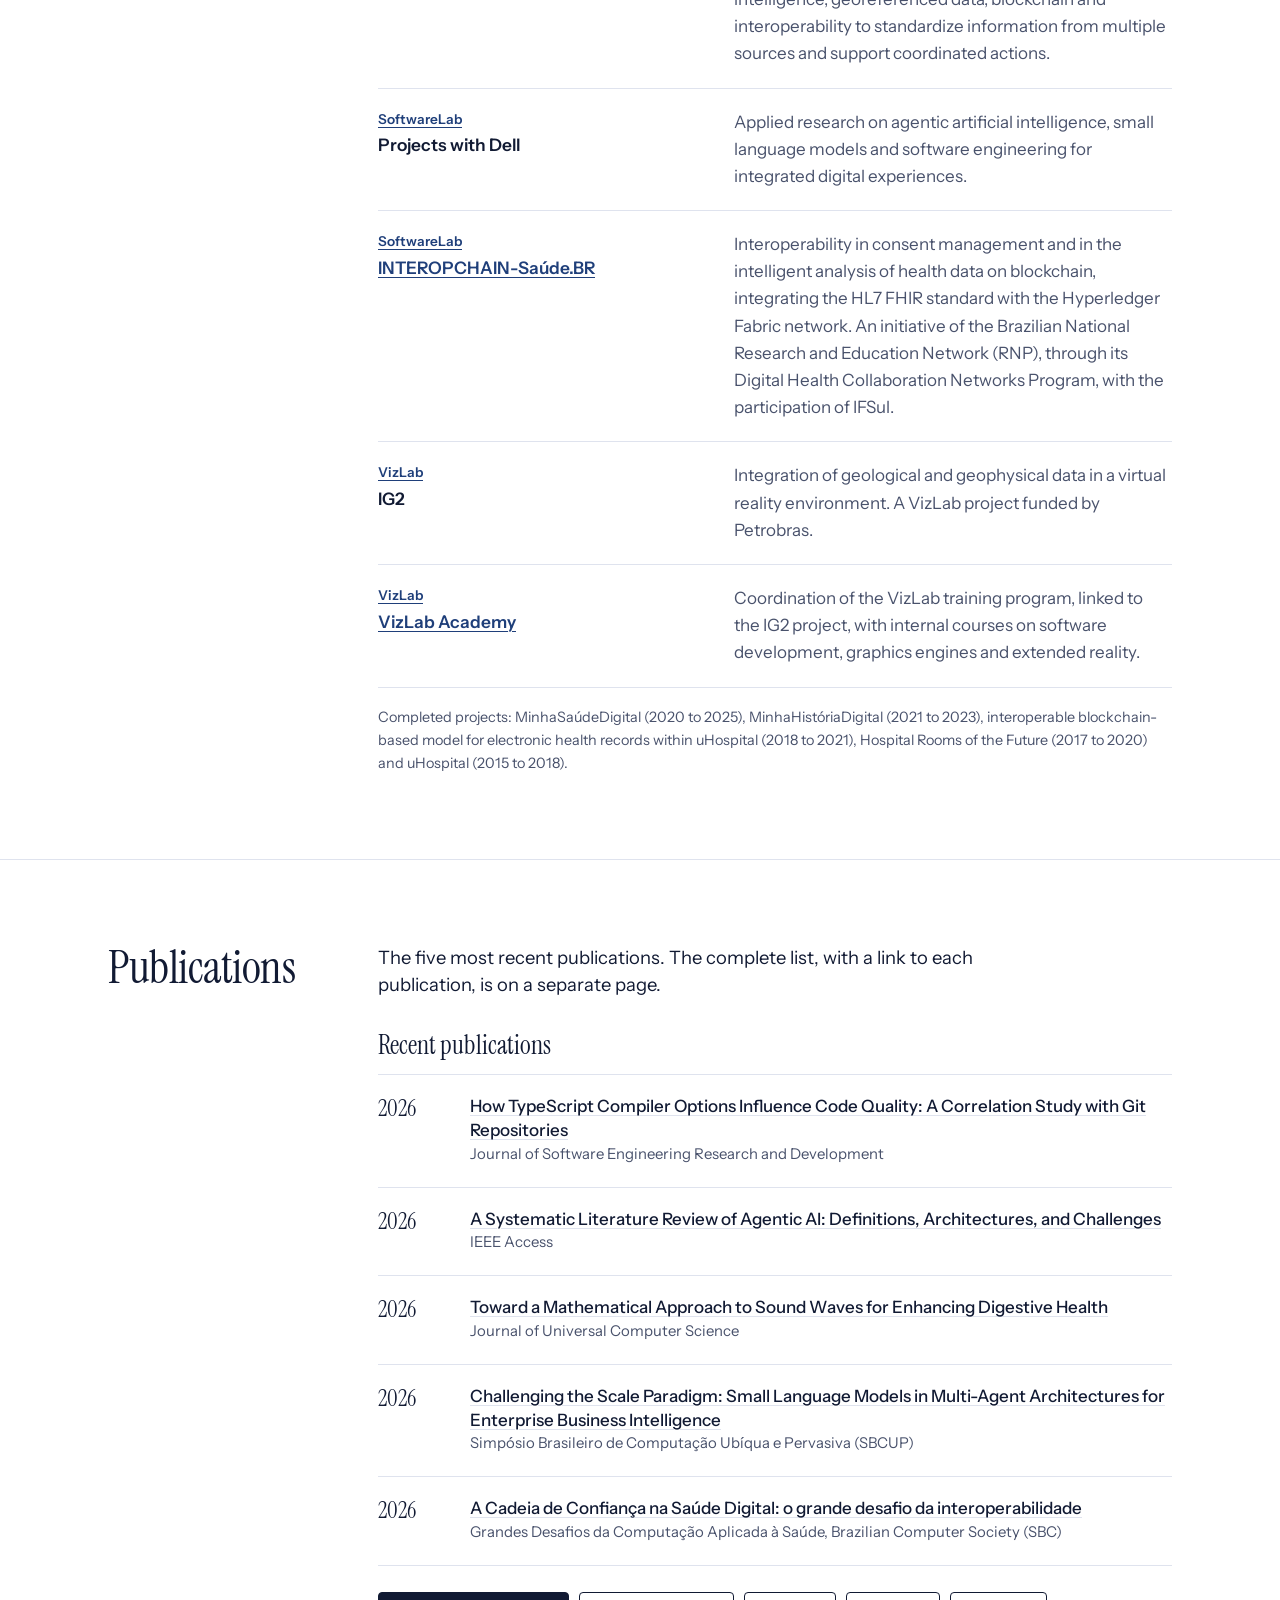
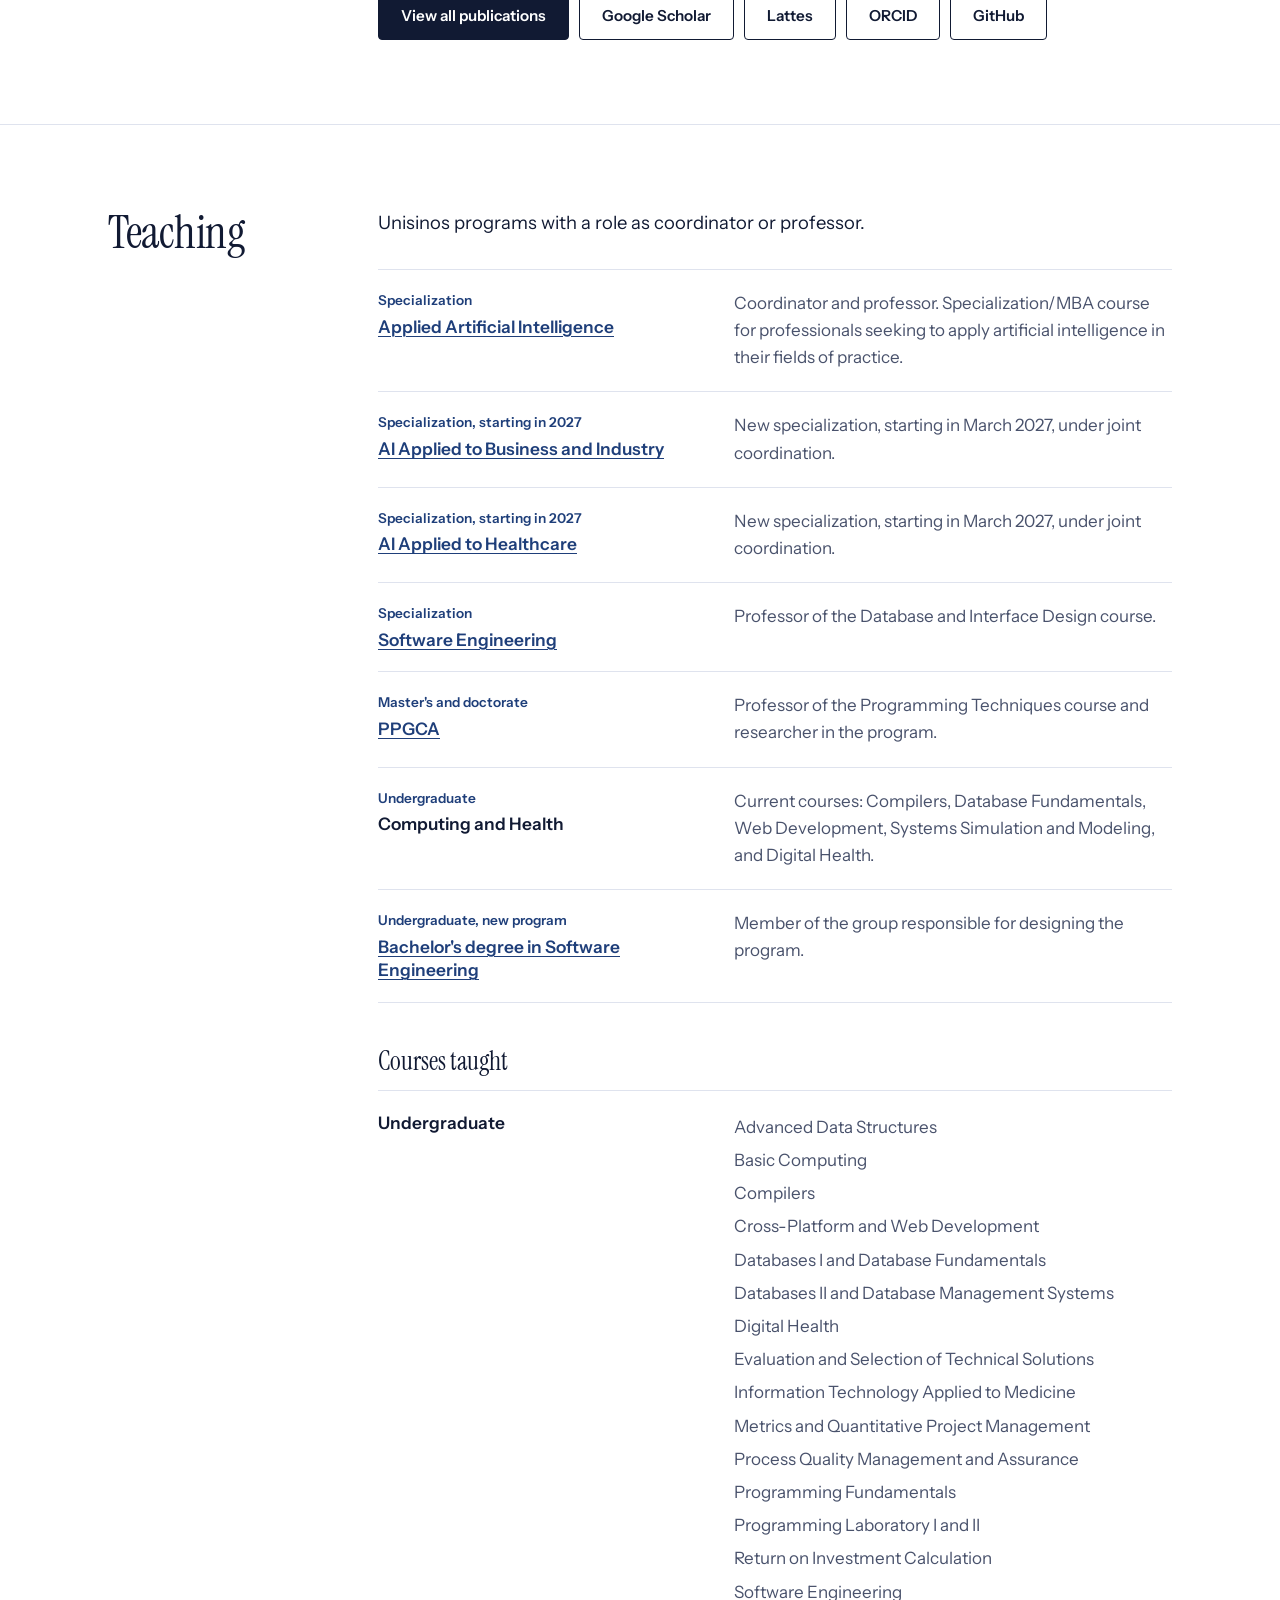
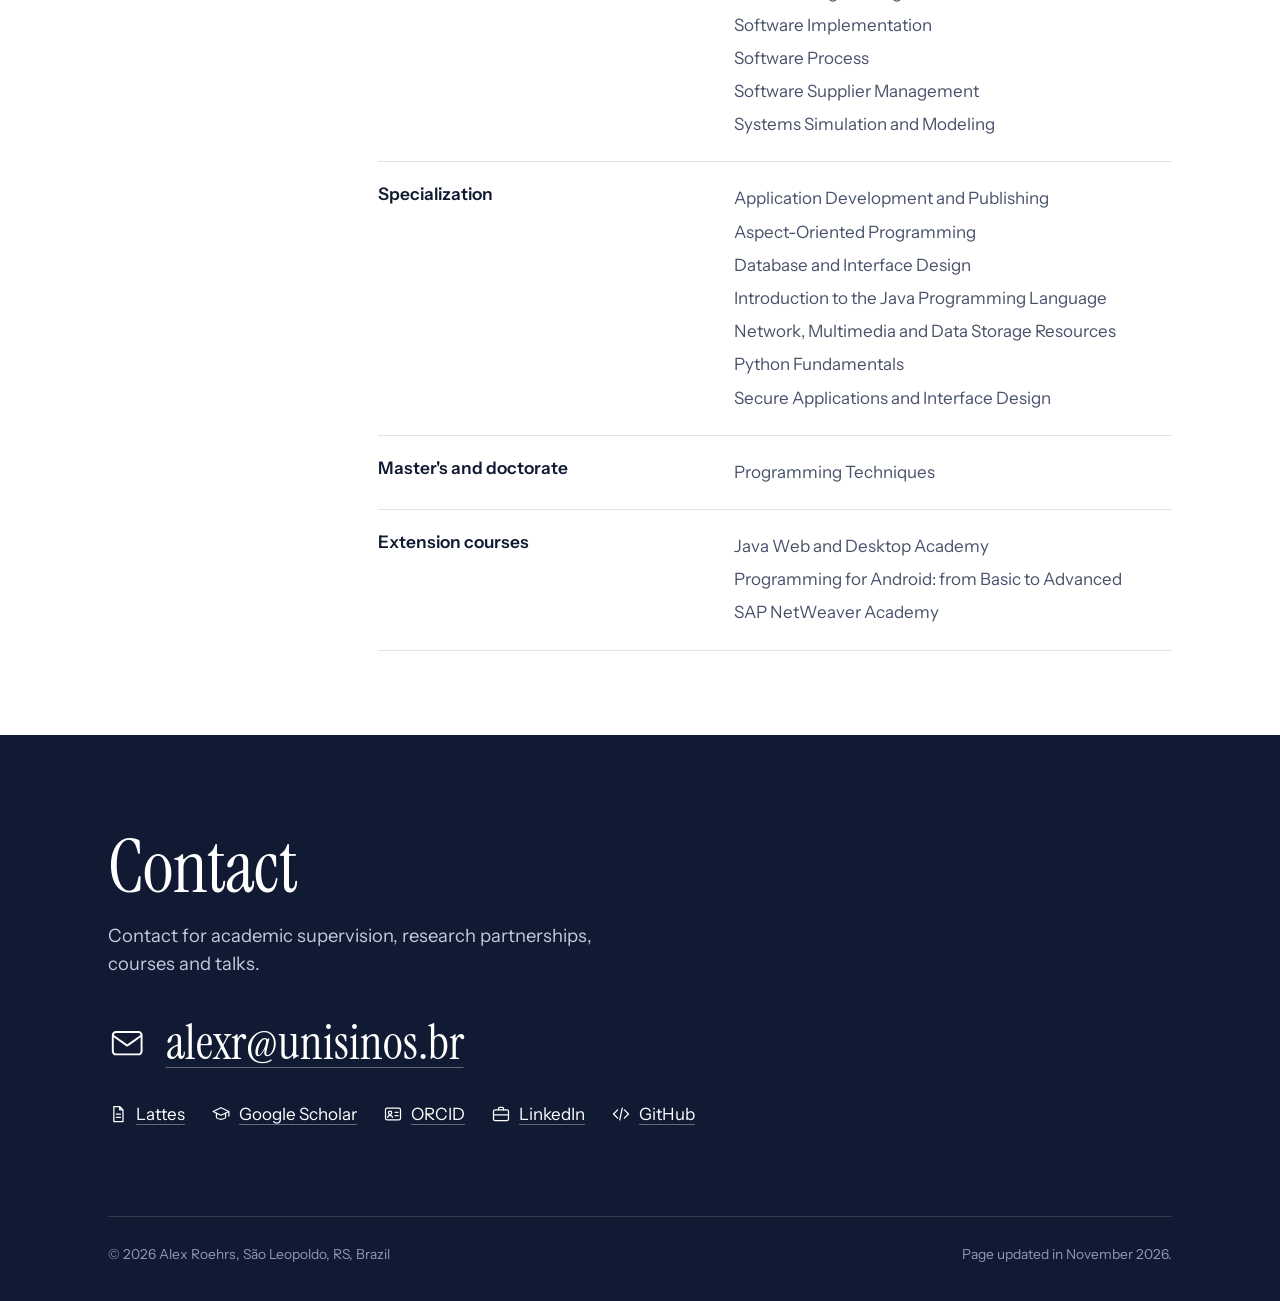
<file: en/index.html>
<!DOCTYPE html>
<html lang="en">
<head>
<meta charset="utf-8">
<meta name="viewport" content="width=device-width, initial-scale=1">
<title>Alex Roehrs | Professor and Researcher in Software Engineering and Artificial Intelligence</title>
<meta name="description" content="Academic page of Alex Roehrs, professor and researcher at Unisinos, Brazil. Research on artificial intelligence applied to healthcare, business and industry, academic supervision and teaching.">
<meta name="author" content="Alex Roehrs">
<link rel="canonical" href="https://alexroehrs.com.br/en/">
<link rel="alternate" hreflang="pt-BR" href="https://alexroehrs.com.br/">
<link rel="alternate" hreflang="en" href="https://alexroehrs.com.br/en/">
<link rel="alternate" hreflang="es" href="https://alexroehrs.com.br/es/">
<link rel="alternate" hreflang="x-default" href="https://alexroehrs.com.br/">
<meta property="og:type" content="profile">
<meta property="og:title" content="Alex Roehrs | Professor and Researcher in Software Engineering and Artificial Intelligence">
<meta property="og:description" content="Academic page of Alex Roehrs, professor and researcher at Unisinos, Brazil. Research on artificial intelligence applied to healthcare, business and industry, academic supervision and teaching.">
<meta property="og:url" content="https://alexroehrs.com.br/en/">
<meta property="og:image" content="https://alexroehrs.com.br/assets/alex-roehrs.jpg">
<meta name="theme-color" content="#111a33">
<link rel="icon" href="data:image/svg+xml,%3Csvg xmlns='http://www.w3.org/2000/svg' viewBox='0 0 64 64'%3E%3Crect width='64' height='64' rx='14' fill='%23111a33'/%3E%3Ctext x='32' y='44' font-family='Georgia,serif' font-size='30' fill='white' text-anchor='middle'%3EAR%3C/text%3E%3C/svg%3E">
<link rel="stylesheet" href="../assets/site.css">
<script type="application/ld+json">{"@context": "https://schema.org", "@type": "Person", "name": "Alex Roehrs", "url": "https://alexroehrs.com.br/", "image": "https://alexroehrs.com.br/assets/alex-roehrs.jpg", "email": "mailto:alexr@unisinos.br", "jobTitle": "Professor and researcher", "worksFor": {"@type": "CollegeOrUniversity", "name": "Universidade do Vale do Rio dos Sinos (Unisinos)", "url": "https://www.unisinos.br/"}, "address": {"@type": "PostalAddress", "addressLocality": "São Leopoldo", "addressRegion": "RS", "addressCountry": "BR"}, "knowsAbout": ["Artificial intelligence applied to complex systems", "Software engineering and intelligent environments", "Distributed systems and interoperability in digital health", "Application domains"], "sameAs": ["https://www.linkedin.com/in/alexroehrs/", "https://scholar.google.com.br/citations?user=oyqxVYIAAAAJ&hl=en", "https://busca-cv-lattes.cnpq.br/curriculo/7563231619126505", "https://orcid.org/0000-0003-0312-1310", "https://github.com/alexroehrs"]}</script>
</head>
<body>
<a class="skip" href="#conteudo">Skip to content</a>
<header class="top"><div class="wrap">
  <a class="brand" href="#topo">Alex Roehrs</a>
  <input type="checkbox" id="menu-toggle" aria-label="Menu">
  <label class="burger" for="menu-toggle" aria-hidden="true">&#9776;</label>
  <nav class="menu" aria-label="Menu"><a href="#sobre">About</a><a href="#pesquisa">Research</a><a href="#orientacao">Supervision</a><a href="#projetos">Projects</a><a href="#publicacoes">Publications</a><a href="#ensino">Teaching</a><a href="#contato">Contact</a><span class="langs"><a class="lang" href="/" hreflang="pt-BR" title="Versão em português"><svg class="flag" viewBox="0 0 28 20" aria-hidden="true"><rect width="28" height="20" fill="#009c3b"/><path d="M14 2.4 25.6 10 14 17.6 2.4 10z" fill="#ffdf00"/><circle cx="14" cy="10" r="4.6" fill="#002776"/></svg>PT</a><a class="lang" href="/es/" hreflang="es" title="Versión en español"><svg class="flag" viewBox="0 0 30 20" aria-hidden="true"><rect width="30" height="20" fill="#AA151B"/><rect y="5" width="30" height="10" fill="#F1BF00"/></svg>ES</a></span></nav>
</div></header>

<main id="conteudo">
<section class="hero" id="topo"><div class="wrap">
  <div class="hero-grid">
    <div>
      <p class="role">Professor and researcher at <a href="https://www.unisinos.br" rel="noopener">Universidade do Vale do Rio dos Sinos (Unisinos)</a></p>
      <h1>Alex Roehrs</h1>
      <p class="tagline">Software engineering and artificial intelligence applied to healthcare, business and industry</p>
      <p class="lead">Researcher in the <a href="https://www.unisinos.br/pos/mestrado-e-doutorado/computacao-aplicada" rel="noopener">Applied Computing Graduate Program (PPGCA)</a>, coordinator of the <a href="https://www.unisinos.br/graduacao/cursos/engenharia-de-software/sao-leopoldo" rel="noopener">Bachelor&#x27;s degree in Software Engineering</a> and of the specializations in <a href="https://www.unisinos.br/pos/mba-e-especializacao/inteligencia-artificial-aplicada" rel="noopener">Applied Artificial Intelligence</a>, <a href="https://www.unisinos.br/pos/mba-e-especializacao/inteligencia-artificial-aplicada-a-saude" rel="noopener">AI Applied to Healthcare</a> and <a href="https://www.unisinos.br/pos/mba-e-especializacao/inteligencia-artificial-aplicada-a-negocios-e-industria" rel="noopener">AI Applied to Business and Industry</a>.</p>
      <div class="actions"><a class="btn primary" href="#orientacao">Academic supervision</a><a class="btn" href="#pesquisa">Research topics</a><a class="btn" href="#publicacoes">Publications</a></div>
    </div>
    <div class="portrait"><img src="../assets/alex-roehrs.jpg" alt="Photo of Alex Roehrs" width="1126" height="1198" onerror="this.outerHTML='&lt;span class=&quot;initials&quot;&gt;AR&lt;/span&gt;'"></div>
  </div>
  <dl class="facts"><div><dt>+15</dt><dd>years of teaching in higher education</dd></div><div><dt>+25</dt><dd>years of professional practice in software engineering and technology management</dd></div><div><dt>+30</dt><dd>courses taught</dd></div><div><dt>+40</dt><dd>undergraduate final projects supervised</dd></div><div><dt>+1,670</dt><dd>citations of scientific publications</dd></div></dl>
</div></section>

<section class="sec" id="sobre"><div class="wrap sec-grid">
  <h2>About</h2>
  <div><div class="about"><div class="prose"><p>I am a professor at <a href="https://www.unisinos.br" rel="noopener">Universidade do Vale do Rio dos Sinos (Unisinos)</a>, in São Leopoldo and Porto Alegre, Brazil, where I have taught since 2013, having taught in higher education since 2012. I work in undergraduate programs, in lato sensu courses (specializations) and in stricto sensu studies (master&#x27;s and doctorate) in the <a href="https://www.unisinos.br/pos/mestrado-e-doutorado/computacao-aplicada" rel="noopener">Applied Computing Graduate Program (PPGCA)</a>, and I am a member of the Graduate Studies, Research and Extension Chamber of the University Council.</p><p>I have more than 25 years of professional experience in information technology, as a systems analyst, technical leader, software development manager and project manager, at organizations such as ASAV, Processor, HCPA (Hospital de Clínicas de Porto Alegre), Dell, Advanced IT, Qualità Informática and Pioneer Hi-Bred International, as well as the systems area of Unisinos itself. This experience grounds my approach to teaching and research, oriented toward real problems and applicable solutions.</p><p>My research focuses on software engineering and applied artificial intelligence, with emphasis on digital health, and on the training of professionals and researchers in the field.</p></div><ul class="quick"><li><b>Doctorate</b>Applied Computing, Unisinos, 2019</li><li><b>Master's degree</b>Applied Computing, Unisinos, 2012</li><li><b>Specialization</b>Computer Networks and Internet Applications, Unisinos, 2005</li><li><b>Bachelor's degree</b>Computer Science, UNISC, 1999</li><li><b>Coordination</b><a href="https://www.unisinos.br/pos/mba-e-especializacao/inteligencia-artificial-aplicada" rel="noopener">Specialization in Applied Artificial Intelligence</a> and VizLab Academy</li></ul></div></div>
</div></section>

<section class="sec" id="pesquisa"><div class="wrap sec-grid">
  <h2>Research</h2>
  <div><p class="intro">The research applies software engineering and artificial intelligence methods to problems in healthcare, business and industry, evaluating performance, cost, scalability and quality, in projects with partners and real data.</p><h3 class="sub">Supervision topics</h3><ul class="rows"><li class="row"><h3>Artificial intelligence applied to complex systems</h3><p>Machine learning and deep learning, language models and agentic artificial intelligence.</p></li><li class="row"><h3>Software engineering and intelligent environments</h3><p>Quality, reliability, scalable architectures, modern engineering practices and intelligent environments.</p></li><li class="row"><h3>Distributed systems and interoperability in digital health</h3><p>Blockchain, Internet of Things, fog computing and open standards such as HL7 FHIR and openEHR.</p></li><li class="row"><h3>Application domains</h3><p>Digital health, business, industry and software systems aimed at social impact.</p></li></ul></div>
</div></section>

<section class="sec" id="orientacao"><div class="wrap sec-grid">
  <h2>Supervision</h2>
  <div><p class="intro">Supervision of master&#x27;s students and co-supervision of doctoral students, as well as undergraduate research and final projects.</p><h3 class="sub">Open topics for dissertations and theses</h3><ul class="rows"><li class="row"><div><span class="meta">Applied artificial intelligence</span><h3>Agentic artificial intelligence</h3></div><p>Architectures and evaluation of multi-agent systems. Open questions: orchestration, reliability and evaluation in regulated domains.</p></li><li class="row"><div><span class="meta">Applied artificial intelligence</span><h3>Small language models</h3></div><p>Cost, latency and success rate in business intelligence. Open questions: model selection, fine-tuning and local deployment.</p></li><li class="row"><div><span class="meta">Applied artificial intelligence</span><h3>Computer vision applied to healthcare</h3></div><p>Classification of clinical images. Open questions: explainability, scarce data and clinical validation.</p></li><li class="row"><div><span class="meta">Applied artificial intelligence</span><h3>Internet of Things, signal processing and artificial intelligence</h3></div><p>Non-invasive health monitoring. Open questions: new signals, wearable devices and integration with health records.</p></li><li class="row"><div><span class="meta">Software engineering</span><h3>Software engineering for integrated digital experiences</h3></div><p>Architecture and quality in projects with industry. Open questions: metrics and automation with generative artificial intelligence.</p></li><li class="row"><div><span class="meta">OmniSER</span><h3>Trusted interoperability</h3></div><p>Integration of HL7 FHIR with blockchain, consent and provenance of health and social data.</p></li><li class="row"><div><span class="meta">OmniSER</span><h3>Intelligent agents</h3></div><p>Decision support, risk classification and orchestration of language models in regulated domains.</p></li><li class="row"><div><span class="meta">OmniSER</span><h3>Georeferenced data and distributed architecture</h3></div><p>Territorial coordination of social actions, performance and scalability of the platform.</p></li></ul><h3 class="sub">Research environment</h3><ul class="rows"><li class="row"><h3>Laboratories</h3><p><a href="https://vizlab.unisinos.br/" rel="noopener">VizLab</a>, Center of Excellence in Geoinformatics and Visual Computing, and <a href="https://unisinos.br/softwarelab/pt/" rel="noopener">SoftwareLab</a>, Center of Excellence in Software Innovation, with infrastructure, a multidisciplinary team and externally funded projects.</p></li><li class="row"><h3>Scholarships and support</h3><p><a href="https://www.unisinos.br/institucional/pesquisa-e-formacao/iniciacao-cientifica" rel="noopener">Undergraduate research scholarships</a> (PIBIC/PIBITI, PROBIC/PROBITI, UNIBIC and PRATIC), scholarships linked to research and development projects, and funding programs (CNPq, CAPES and RNP).</p></li><li class="row"><h3>Complementary training</h3><p><a href="https://vizlab.unisinos.br/academy.html" rel="noopener">VizLab Academy</a>, with internal courses on software development, graphics engines and extended reality.</p></li><li class="row"><h3>Scientific production</h3><p>Direct supervision of scientific writing and co-authorship in national and international journals and conferences, with regular follow-up and publication goals.</p></li><li class="row"><h3>Collaboration network</h3><p>HCPA, Dell, IFSul, RNP, CNPq and CAPES, with the possibility of co-supervision and research internships at partner institutions and at universities abroad.</p></li></ul><div class="band"><p>Those interested in conducting research on the topics presented are invited to make contact to discuss supervision possibilities.</p><div class="actions"><a class="btn" href="#contato">Make contact</a><a class="btn ghost" href="https://www.unisinos.br/pos/mestrado-e-doutorado/computacao-aplicada" rel="noopener">PPGCA page</a></div></div></div>
</div></section>

<section class="sec" id="projetos"><div class="wrap sec-grid">
  <h2>Projects</h2>
  <div><p class="intro">Ongoing research and development projects, conducted in partnership with laboratories, companies and funding agencies.</p><ul class="rows"><li class="row"><div><span class="meta">Coordination</span><h3>OmniSER</h3></div><p>Personal Social-Engagement Record. Integrated computing platform to support social action, aimed at people in vulnerable situations, combining artificial intelligence, georeferenced data, blockchain and interoperability to standardize information from multiple sources and support coordinated actions.</p></li><li class="row"><div><span class="meta"><a href="https://unisinos.br/softwarelab/pt/" rel="noopener">SoftwareLab</a></span><h3>Projects with Dell</h3></div><p>Applied research on agentic artificial intelligence, small language models and software engineering for integrated digital experiences.</p></li><li class="row"><div><span class="meta"><a href="https://unisinos.br/softwarelab/pt/" rel="noopener">SoftwareLab</a></span><h3><a href="https://if4health.charqueadas.ifsul.edu.br/interopchain/" rel="noopener">INTEROPCHAIN-Saúde.BR</a></h3></div><p>Interoperability in consent management and in the intelligent analysis of health data on blockchain, integrating the HL7 FHIR standard with the Hyperledger Fabric network. An initiative of the Brazilian National Research and Education Network (RNP), through its Digital Health Collaboration Networks Program, with the participation of IFSul.</p></li><li class="row"><div><span class="meta"><a href="https://vizlab.unisinos.br/" rel="noopener">VizLab</a></span><h3>IG2</h3></div><p>Integration of geological and geophysical data in a virtual reality environment. A VizLab project funded by Petrobras.</p></li><li class="row"><div><span class="meta"><a href="https://vizlab.unisinos.br/" rel="noopener">VizLab</a></span><h3><a href="https://vizlab.unisinos.br/academy.html" rel="noopener">VizLab Academy</a></h3></div><p>Coordination of the VizLab training program, linked to the IG2 project, with internal courses on software development, graphics engines and extended reality.</p></li></ul><p class="note">Completed projects: MinhaSaúdeDigital (2020 to 2025), MinhaHistóriaDigital (2021 to 2023), interoperable blockchain-based model for electronic health records within uHospital (2018 to 2021), Hospital Rooms of the Future (2017 to 2020) and uHospital (2015 to 2018).</p></div>
</div></section>

<section class="sec" id="publicacoes"><div class="wrap sec-grid">
  <h2>Publications</h2>
  <div><p class="intro">The five most recent publications. The complete list, with a link to each publication, is on a separate page.</p><h3 class="sub">Recent publications</h3><ul class="rows pubs"><li class="row"><span class="yr">2026</span><div><div class="t" lang="en"><a href="https://doi.org/10.5753/jserd.2026.5985" rel="noopener">How TypeScript Compiler Options Influence Code Quality: A Correlation Study with Git Repositories</a></div><div class="v">Journal of Software Engineering Research and Development</div></div></li><li class="row"><span class="yr">2026</span><div><div class="t" lang="en"><a href="https://doi.org/10.1109/access.2026.3668138" rel="noopener">A Systematic Literature Review of Agentic AI: Definitions, Architectures, and Challenges</a></div><div class="v">IEEE Access</div></div></li><li class="row"><span class="yr">2026</span><div><div class="t" lang="en"><a href="https://doi.org/10.3897/jucs.160360" rel="noopener">Toward a Mathematical Approach to Sound Waves for Enhancing Digestive Health</a></div><div class="v">Journal of Universal Computer Science</div></div></li><li class="row"><span class="yr">2026</span><div><div class="t" lang="en"><a href="https://doi.org/10.5753/sbcup.2026.20678" rel="noopener">Challenging the Scale Paradigm: Small Language Models in Multi-Agent Architectures for Enterprise Business Intelligence</a></div><div class="v">Simpósio Brasileiro de Computação Ubíqua e Pervasiva (SBCUP)</div></div></li><li class="row"><span class="yr">2026</span><div><div class="t" lang="pt-BR"><a href="https://doi.org/10.5753/sbc.19871.1.5" rel="noopener">A Cadeia de Confiança na Saúde Digital: o grande desafio da interoperabilidade</a></div><div class="v">Grandes Desafios da Computação Aplicada à Saúde, Brazilian Computer Society (SBC)</div></div></li></ul><div class="links"><a class="btn primary" href="publications/">View all publications</a><a class="btn" href="https://scholar.google.com.br/citations?user=oyqxVYIAAAAJ&amp;hl=en" rel="me noopener">Google Scholar</a><a class="btn" href="https://busca-cv-lattes.cnpq.br/curriculo/7563231619126505" rel="me noopener">Lattes</a><a class="btn" href="https://orcid.org/0000-0003-0312-1310" rel="me noopener">ORCID</a><a class="btn" href="https://github.com/alexroehrs" rel="me noopener">GitHub</a></div></div>
</div></section>

<section class="sec" id="ensino"><div class="wrap sec-grid">
  <h2>Teaching</h2>
  <div><p class="intro">Unisinos programs with a role as coordinator or professor.</p><ul class="rows"><li class="row"><div><span class="meta">Specialization</span><h3><a href="https://www.unisinos.br/pos/mba-e-especializacao/inteligencia-artificial-aplicada" rel="noopener">Applied Artificial Intelligence</a></h3></div><p>Coordinator and professor. Specialization/MBA course for professionals seeking to apply artificial intelligence in their fields of practice.</p></li><li class="row"><div><span class="meta">Specialization, starting in 2027</span><h3><a href="https://www.unisinos.br/pos/mba-e-especializacao/inteligencia-artificial-aplicada-a-negocios-e-industria" rel="noopener">AI Applied to Business and Industry</a></h3></div><p>New specialization, starting in March 2027, under joint coordination.</p></li><li class="row"><div><span class="meta">Specialization, starting in 2027</span><h3><a href="https://www.unisinos.br/pos/mba-e-especializacao/inteligencia-artificial-aplicada-a-saude" rel="noopener">AI Applied to Healthcare</a></h3></div><p>New specialization, starting in March 2027, under joint coordination.</p></li><li class="row"><div><span class="meta">Specialization</span><h3><a href="https://www.unisinos.br/pos/mba-e-especializacao/engenharia-de-software" rel="noopener">Software Engineering</a></h3></div><p>Professor of the Database and Interface Design course.</p></li><li class="row"><div><span class="meta">Master&#x27;s and doctorate</span><h3><a href="https://www.unisinos.br/pos/mestrado-e-doutorado/computacao-aplicada" rel="noopener">PPGCA</a></h3></div><p>Professor of the Programming Techniques course and researcher in the program.</p></li><li class="row"><div><span class="meta">Undergraduate</span><h3>Computing and Health</h3></div><p>Current courses: Compilers, Database Fundamentals, Web Development, Systems Simulation and Modeling, and Digital Health.</p></li><li class="row"><div><span class="meta">Undergraduate, new program</span><h3><a href="https://www.unisinos.br/graduacao/cursos/engenharia-de-software/sao-leopoldo" rel="noopener">Bachelor&#x27;s degree in Software Engineering</a></h3></div><p>Member of the group responsible for designing the program.</p></li></ul><h3 class="sub">Courses taught</h3><ul class="rows"><li class="row"><h3>Undergraduate</h3><ul class="plain"><li>Advanced Data Structures</li><li>Basic Computing</li><li>Compilers</li><li>Cross-Platform and Web Development</li><li>Databases I and Database Fundamentals</li><li>Databases II and Database Management Systems</li><li>Digital Health</li><li>Evaluation and Selection of Technical Solutions</li><li>Information Technology Applied to Medicine</li><li>Metrics and Quantitative Project Management</li><li>Process Quality Management and Assurance</li><li>Programming Fundamentals</li><li>Programming Laboratory I and II</li><li>Return on Investment Calculation</li><li>Software Engineering</li><li>Software Implementation</li><li>Software Process</li><li>Software Supplier Management</li><li>Systems Simulation and Modeling</li></ul></li><li class="row"><h3>Specialization</h3><ul class="plain"><li>Application Development and Publishing</li><li>Aspect-Oriented Programming</li><li>Database and Interface Design</li><li>Introduction to the Java Programming Language</li><li>Network, Multimedia and Data Storage Resources</li><li>Python Fundamentals</li><li>Secure Applications and Interface Design</li></ul></li><li class="row"><h3>Master&#x27;s and doctorate</h3><ul class="plain"><li>Programming Techniques</li></ul></li><li class="row"><h3>Extension courses</h3><ul class="plain"><li>Java Web and Desktop Academy</li><li>Programming for Android: from Basic to Advanced</li><li>SAP NetWeaver Academy</li></ul></li></ul></div>
</div></section>

<section class="contact" id="contato"><div class="wrap">
  <h2>Contact</h2>
  <p class="intro">Contact for academic supervision, research partnerships, courses and talks.</p>
  <a class="mail" href="mailto:alexr@unisinos.br"><svg class="ico" viewBox="0 0 24 24" fill="none" stroke="currentColor" stroke-width="1.5" stroke-linecap="round" stroke-linejoin="round" aria-hidden="true"><rect x="3" y="5" width="18" height="14" rx="2"/><path d="M3.5 7.5l8.5 6 8.5-6"/></svg><span>alexr@unisinos.br</span></a>
  <ul class="profiles"><li><a href="https://busca-cv-lattes.cnpq.br/curriculo/7563231619126505" rel="me noopener"><svg class="ico" viewBox="0 0 24 24" fill="none" stroke="currentColor" stroke-width="1.5" stroke-linecap="round" stroke-linejoin="round" aria-hidden="true"><path d="M7 3h7l4 4v14H7zM14 3v4h4M10 12h5M10 16h5"/></svg><span>Lattes</span></a></li><li><a href="https://scholar.google.com.br/citations?user=oyqxVYIAAAAJ&amp;hl=en" rel="me noopener"><svg class="ico" viewBox="0 0 24 24" fill="none" stroke="currentColor" stroke-width="1.5" stroke-linecap="round" stroke-linejoin="round" aria-hidden="true"><path d="M2.5 9L12 4.5 21.5 9 12 13.5zM6.5 11v4.5c0 1.4 2.5 2.8 5.5 2.8s5.5-1.4 5.5-2.8V11M21.5 9v5.5"/></svg><span>Google Scholar</span></a></li><li><a href="https://orcid.org/0000-0003-0312-1310" rel="me noopener"><svg class="ico" viewBox="0 0 24 24" fill="none" stroke="currentColor" stroke-width="1.5" stroke-linecap="round" stroke-linejoin="round" aria-hidden="true"><rect x="3" y="5" width="18" height="14" rx="2"/><circle cx="8.5" cy="10.5" r="2"/><path d="M5.5 16c.6-1.6 1.7-2.4 3-2.4s2.4.8 3 2.4M14.5 10h3.5M14.5 14h3.5"/></svg><span>ORCID</span></a></li><li><a href="https://www.linkedin.com/in/alexroehrs/" rel="me noopener"><svg class="ico" viewBox="0 0 24 24" fill="none" stroke="currentColor" stroke-width="1.5" stroke-linecap="round" stroke-linejoin="round" aria-hidden="true"><rect x="3" y="7" width="18" height="13" rx="2"/><path d="M9 7V5.5a1.5 1.5 0 0 1 1.5-1.5h3A1.5 1.5 0 0 1 15 5.5V7M3 13h18"/></svg><span>LinkedIn</span></a></li><li><a href="https://github.com/alexroehrs" rel="me noopener"><svg class="ico" viewBox="0 0 24 24" fill="none" stroke="currentColor" stroke-width="1.5" stroke-linecap="round" stroke-linejoin="round" aria-hidden="true"><path d="M8 7l-5 5 5 5M16 7l5 5-5 5M13.5 5l-3 14"/></svg><span>GitHub</span></a></li></ul>
  <div class="foot"><span>&copy; 2026 Alex Roehrs, São Leopoldo, RS, Brazil</span><span>Page updated in November 2026.</span></div>
</div></section>
</main>
</body>
</html>
</file>
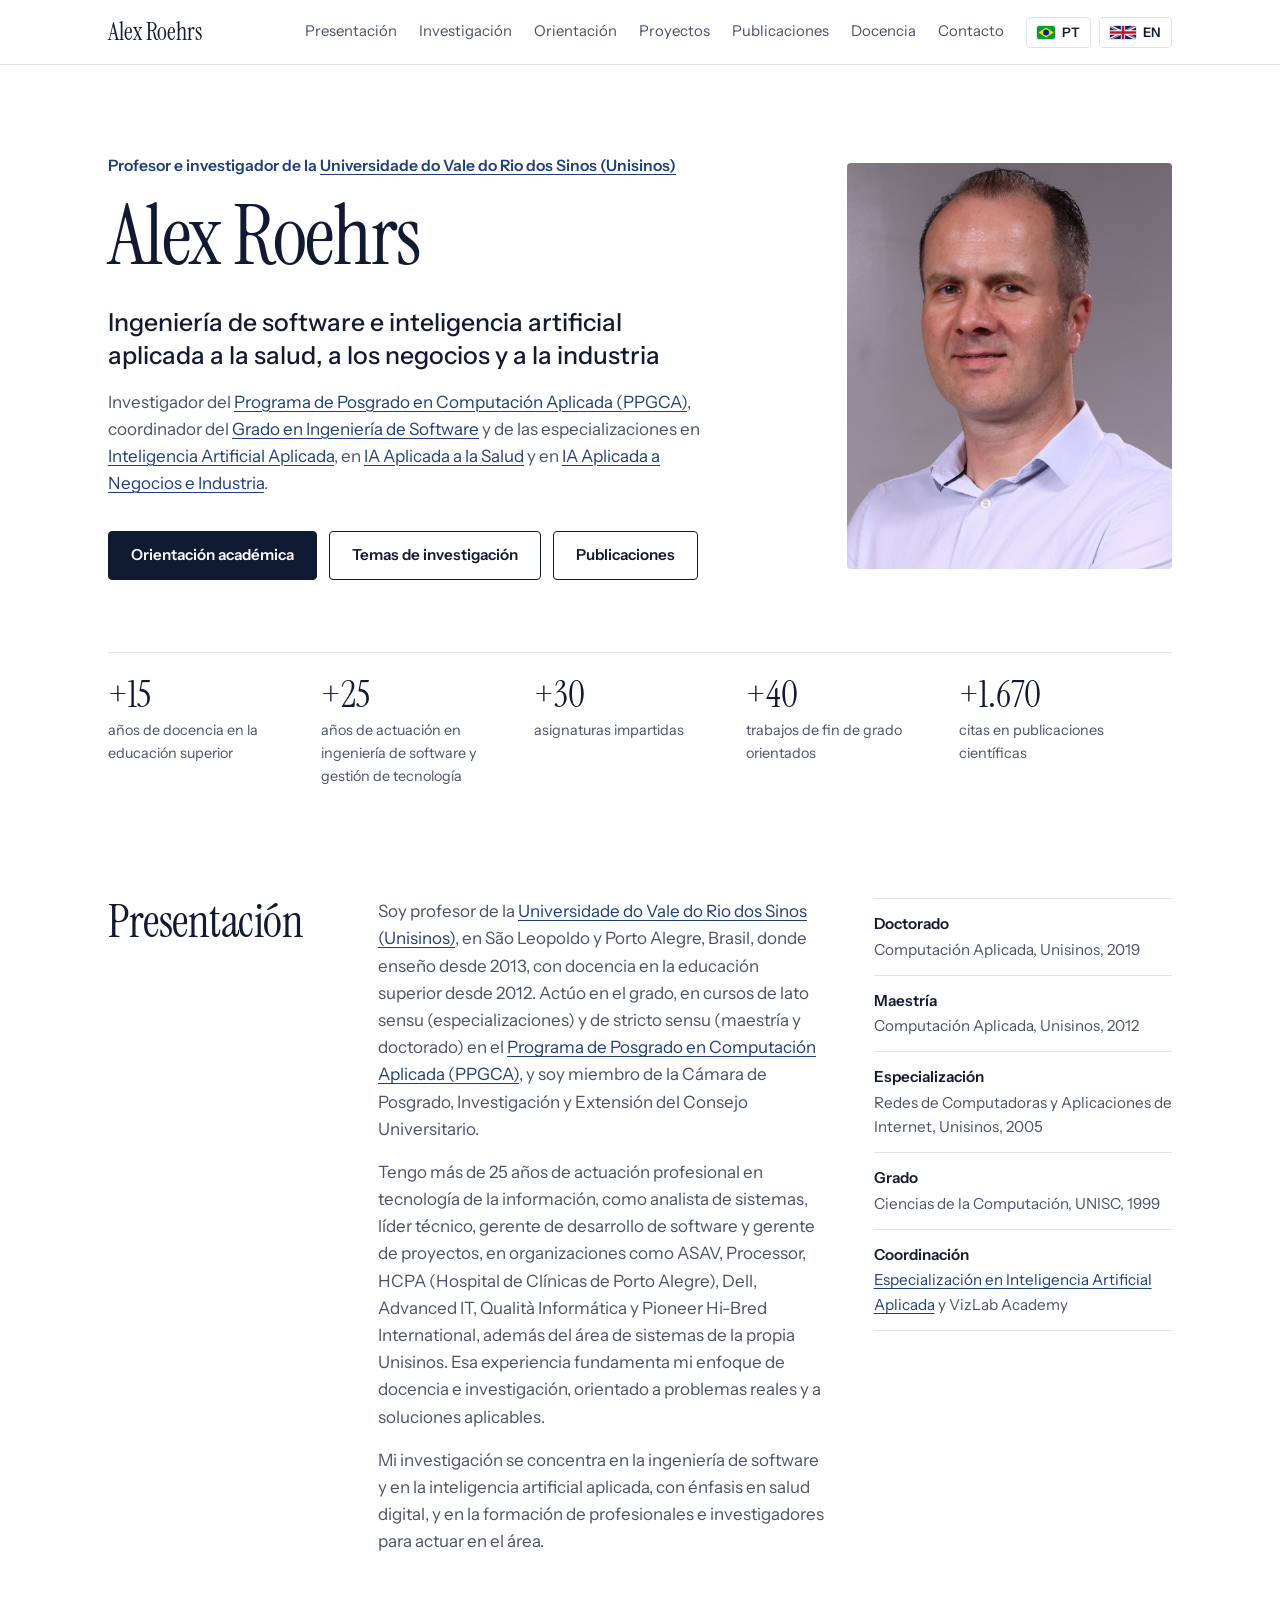
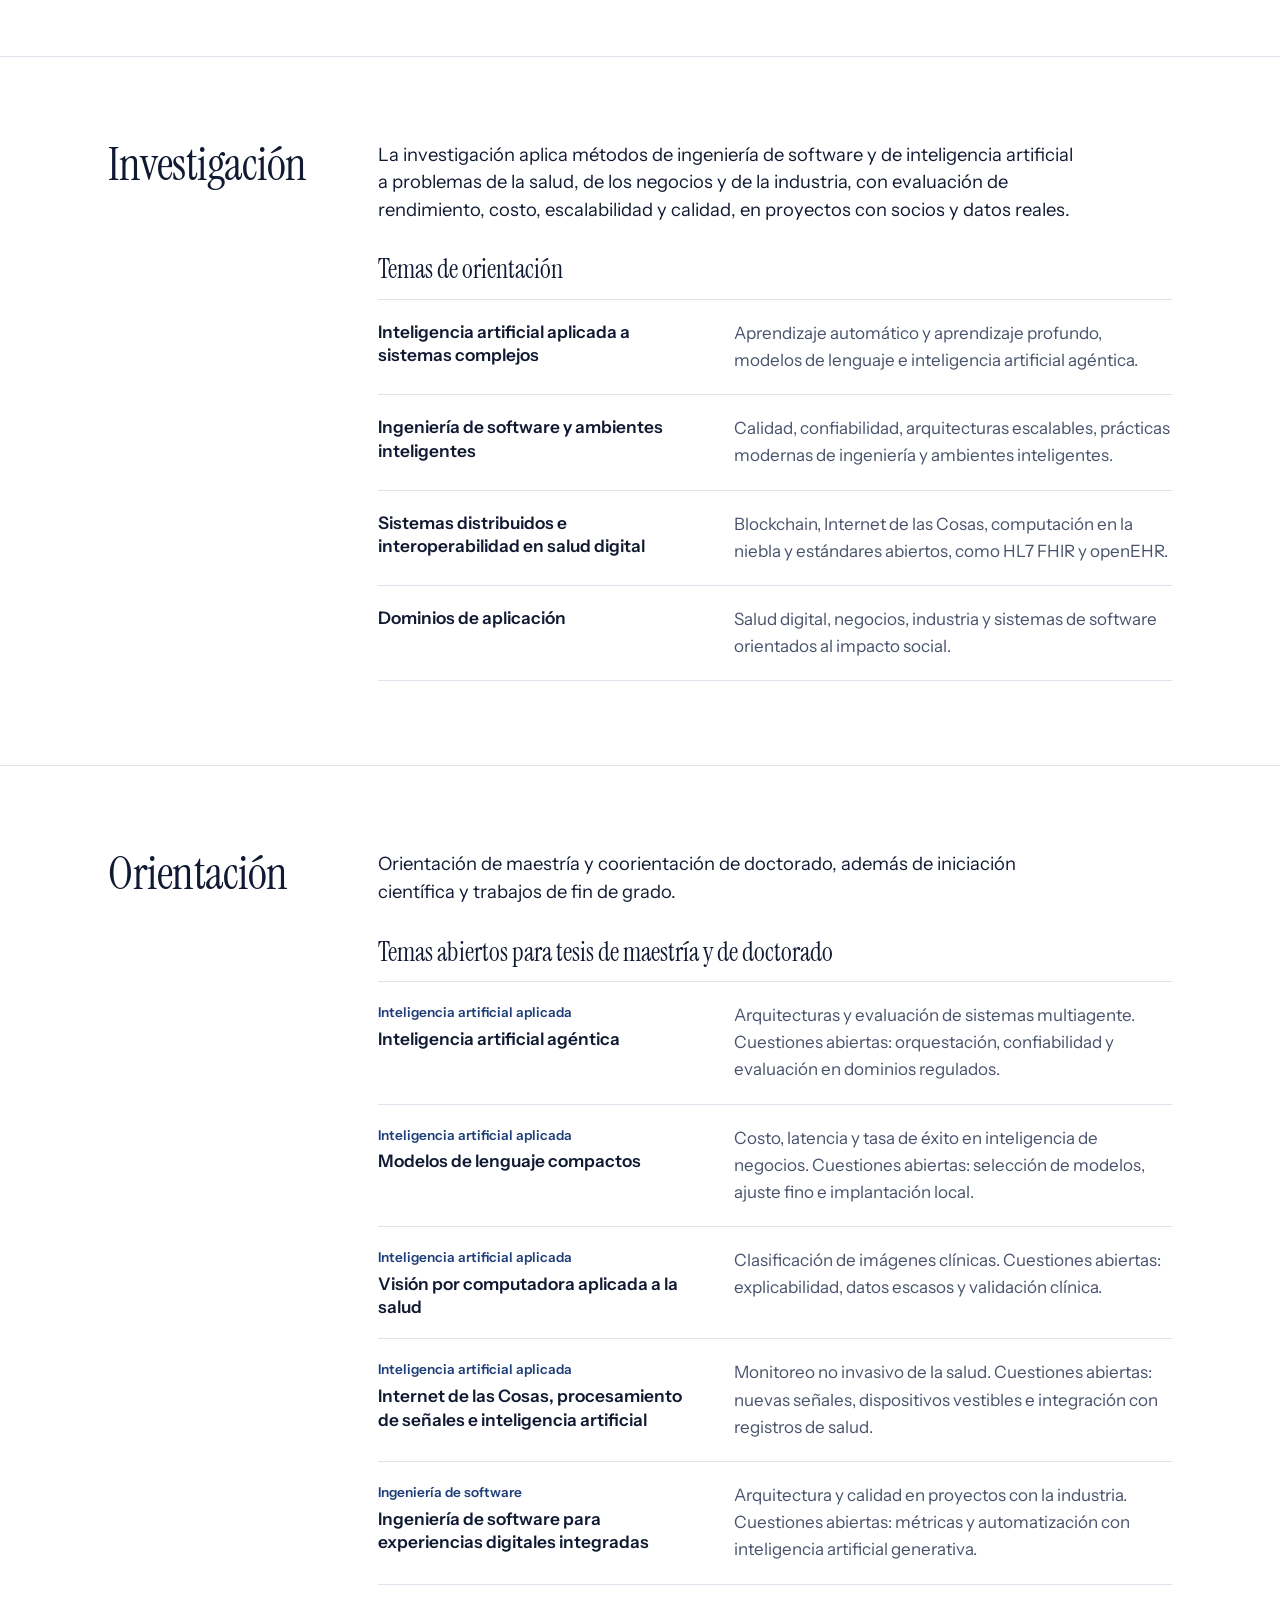
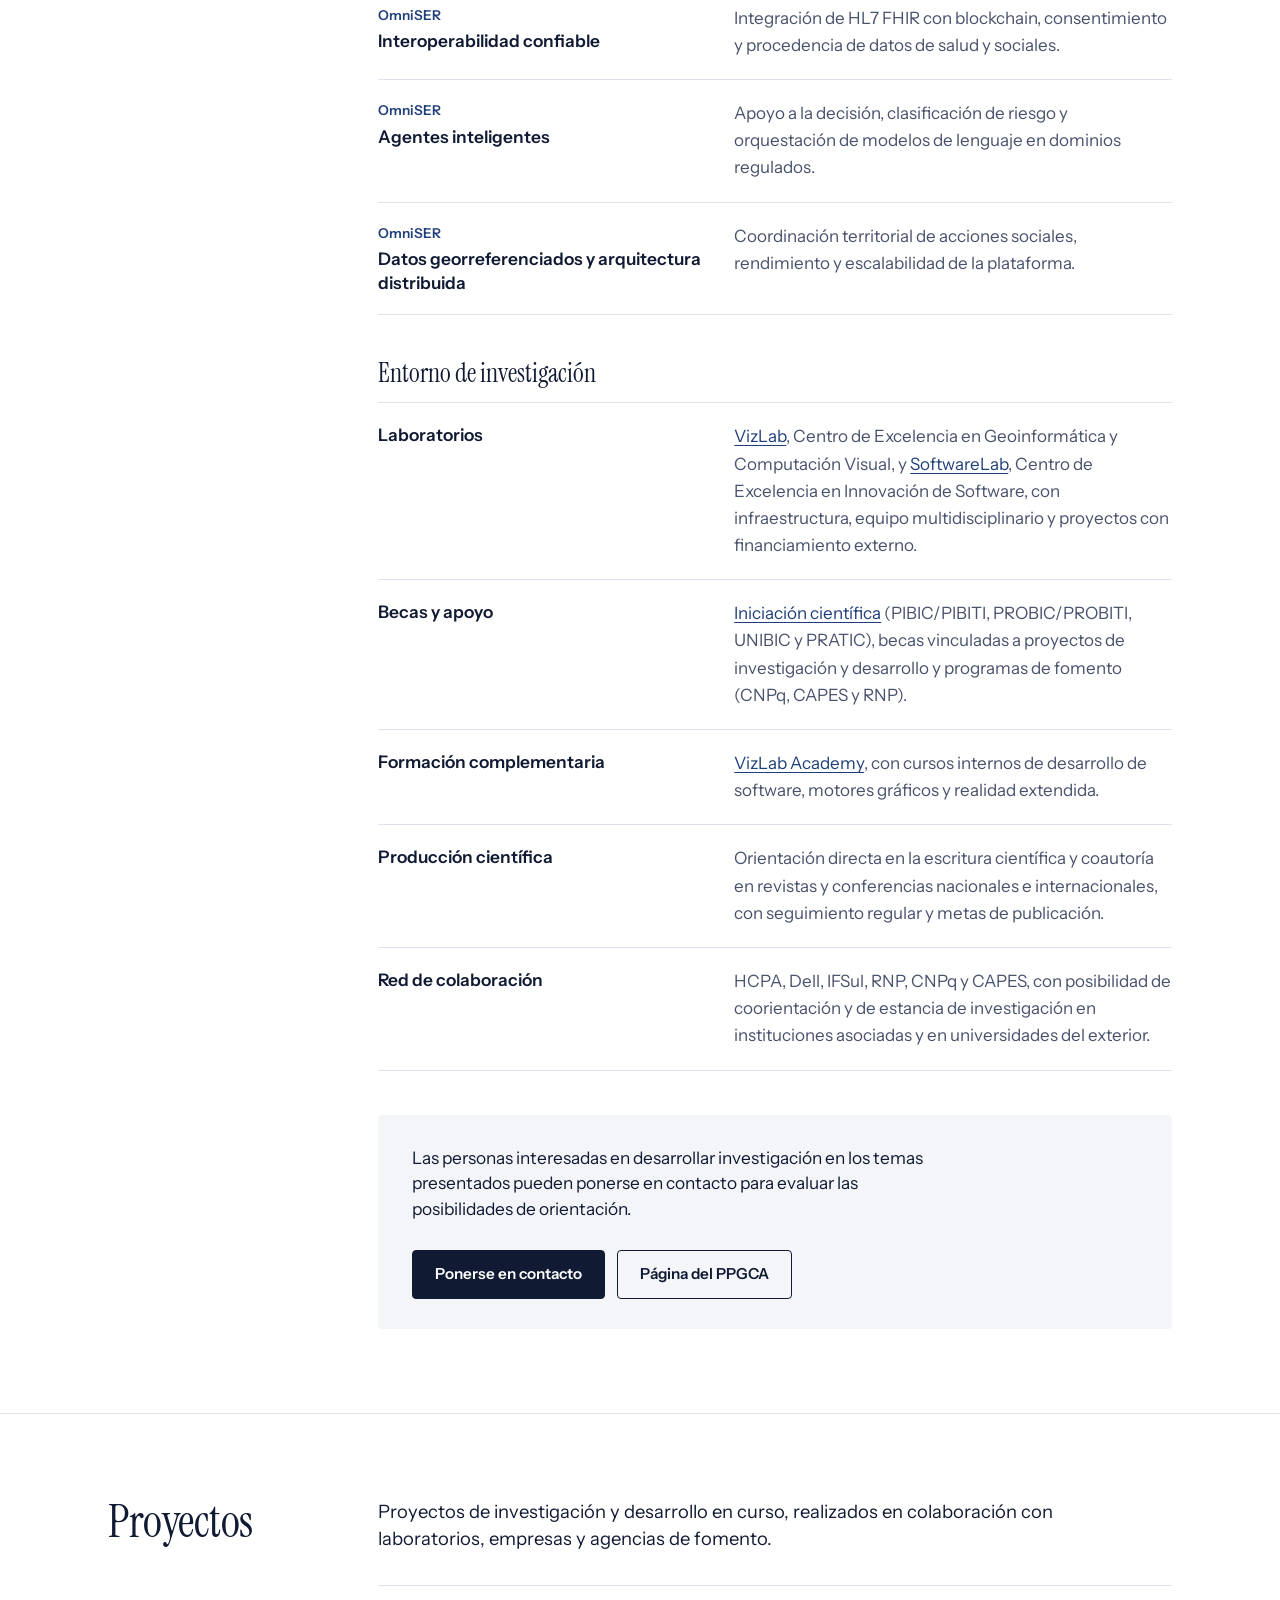
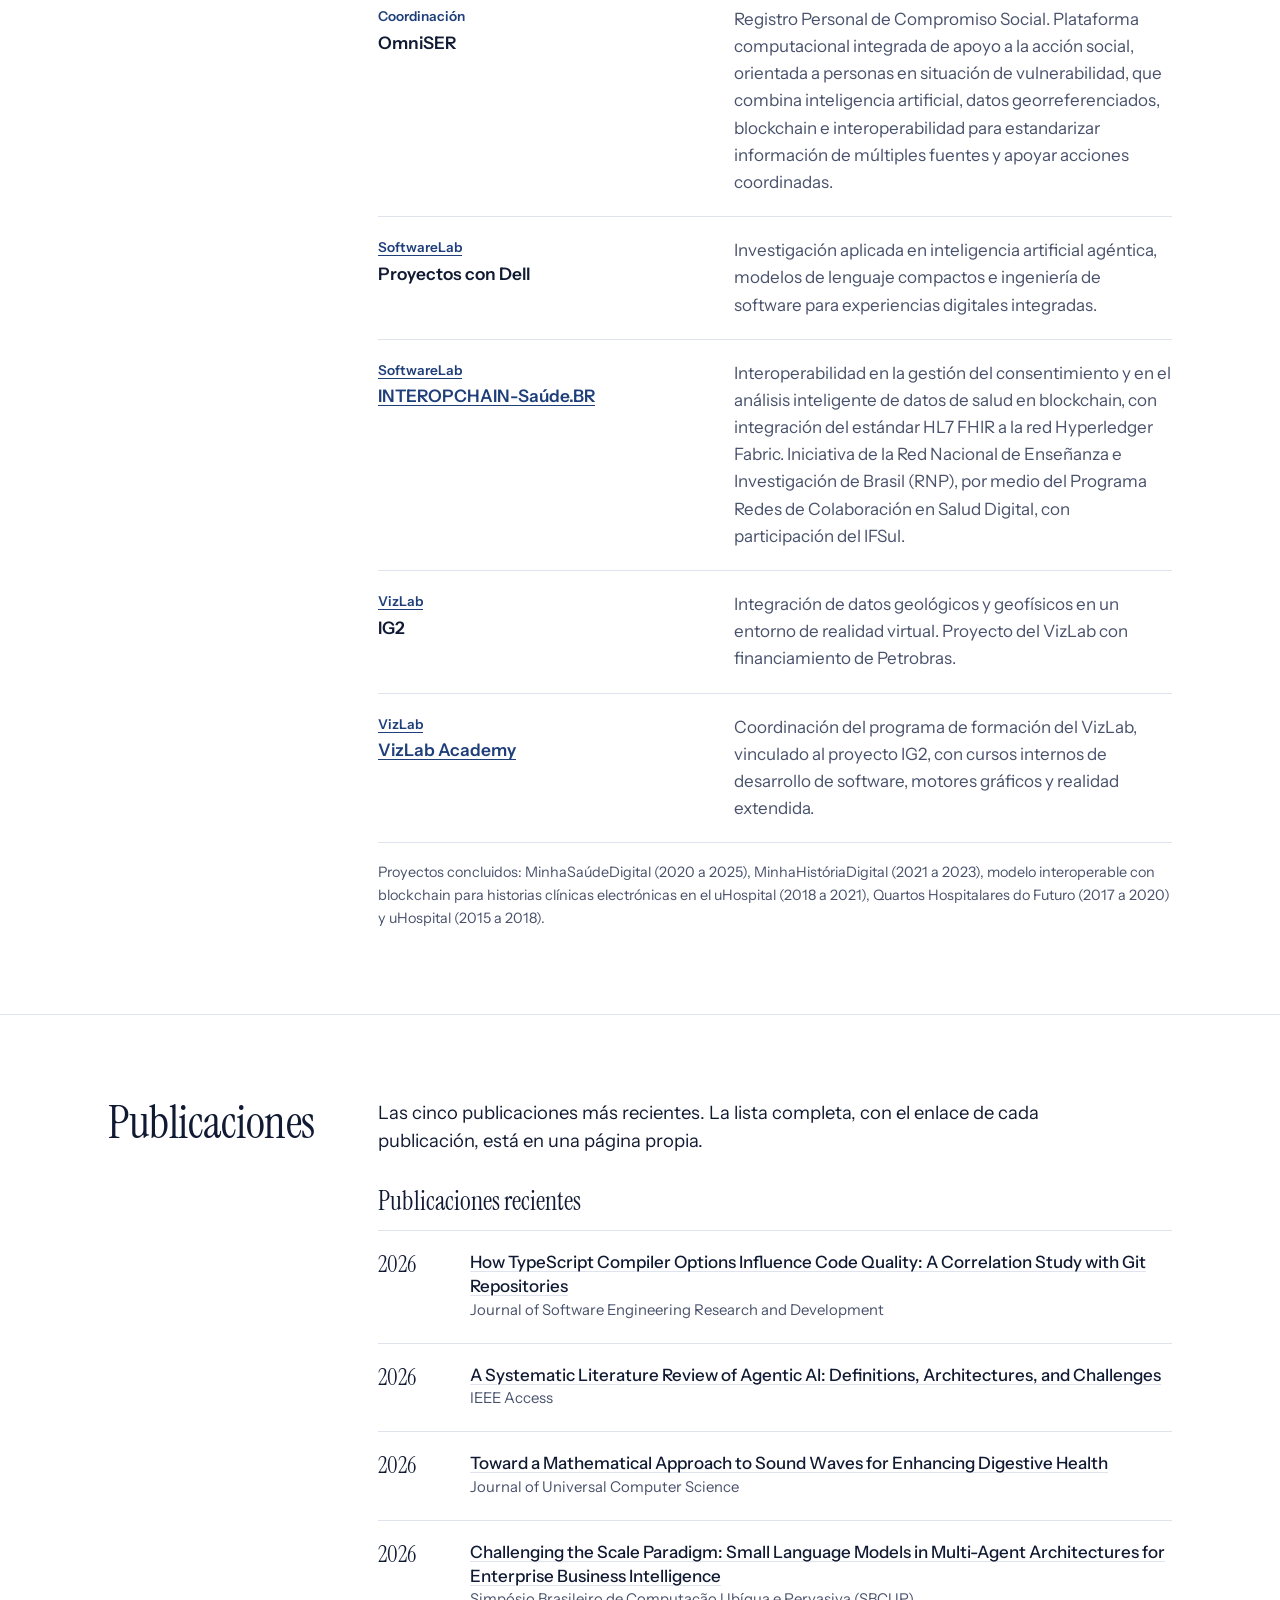
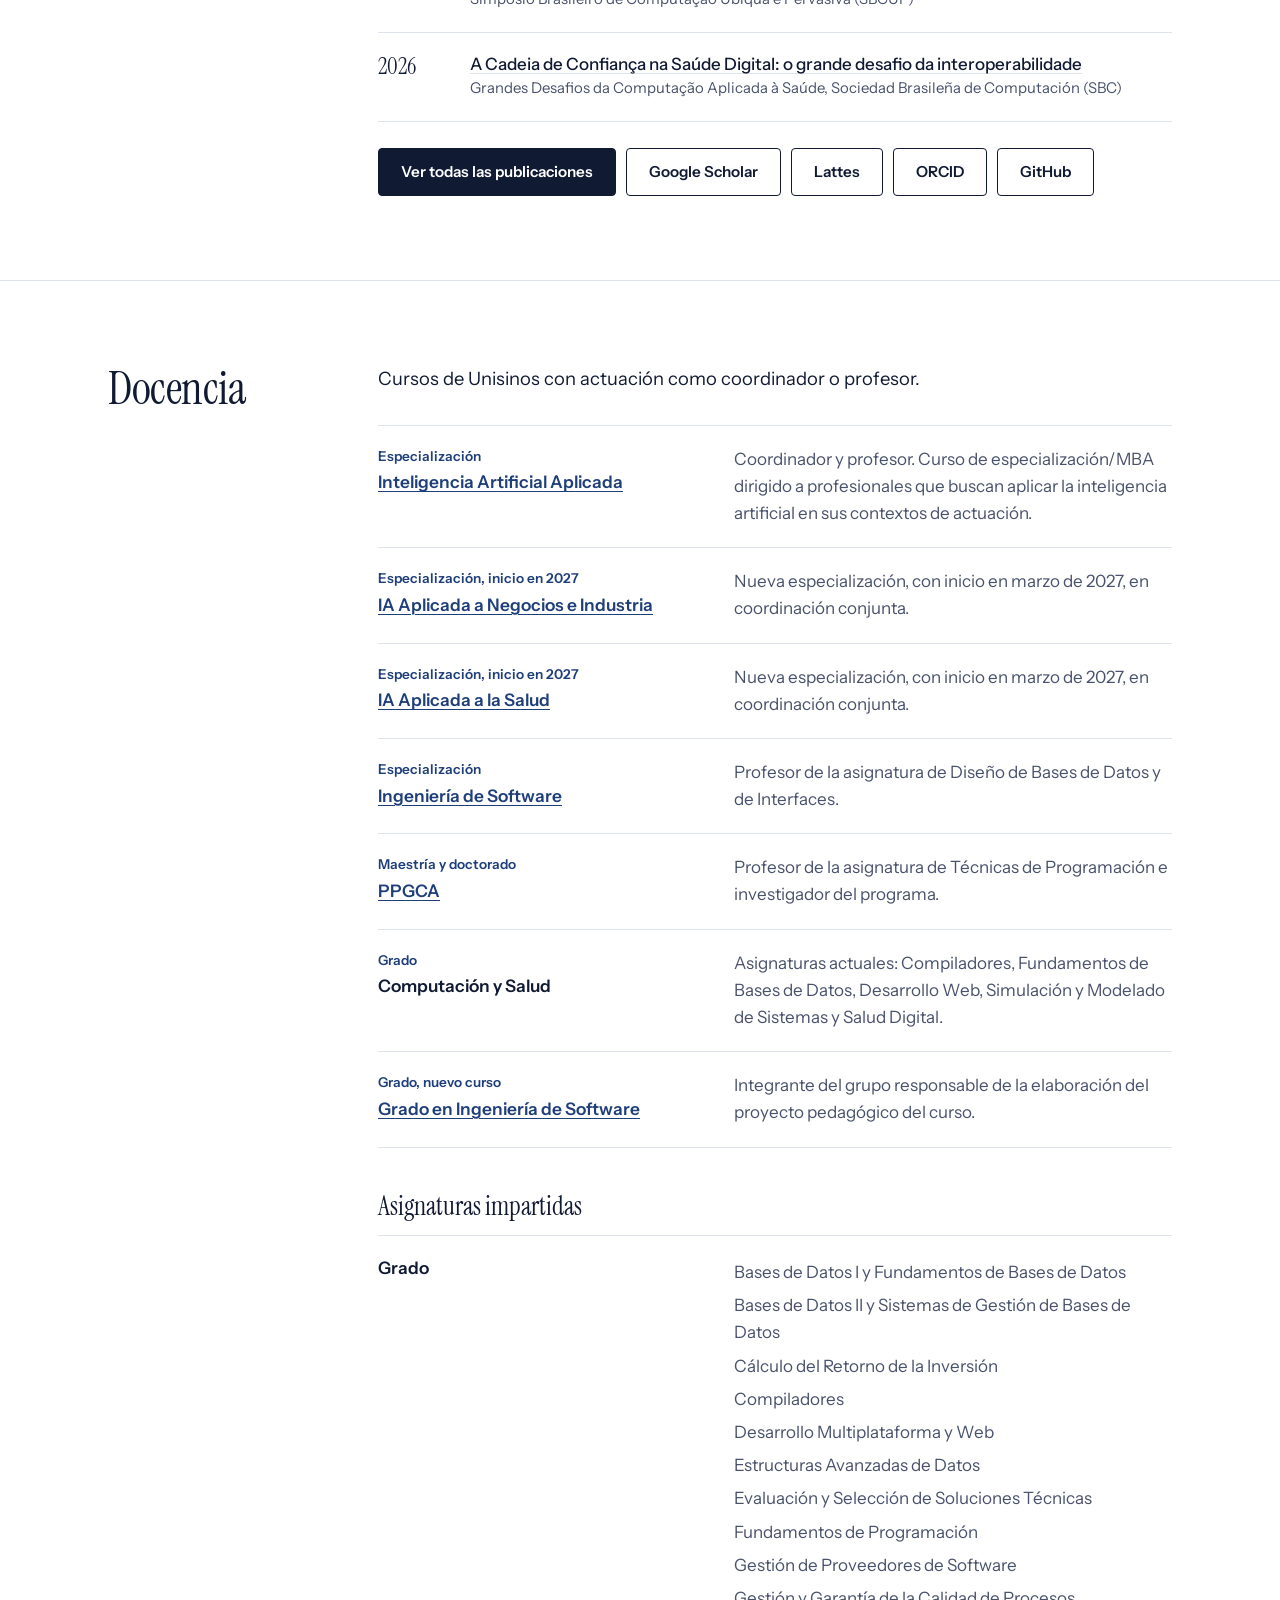
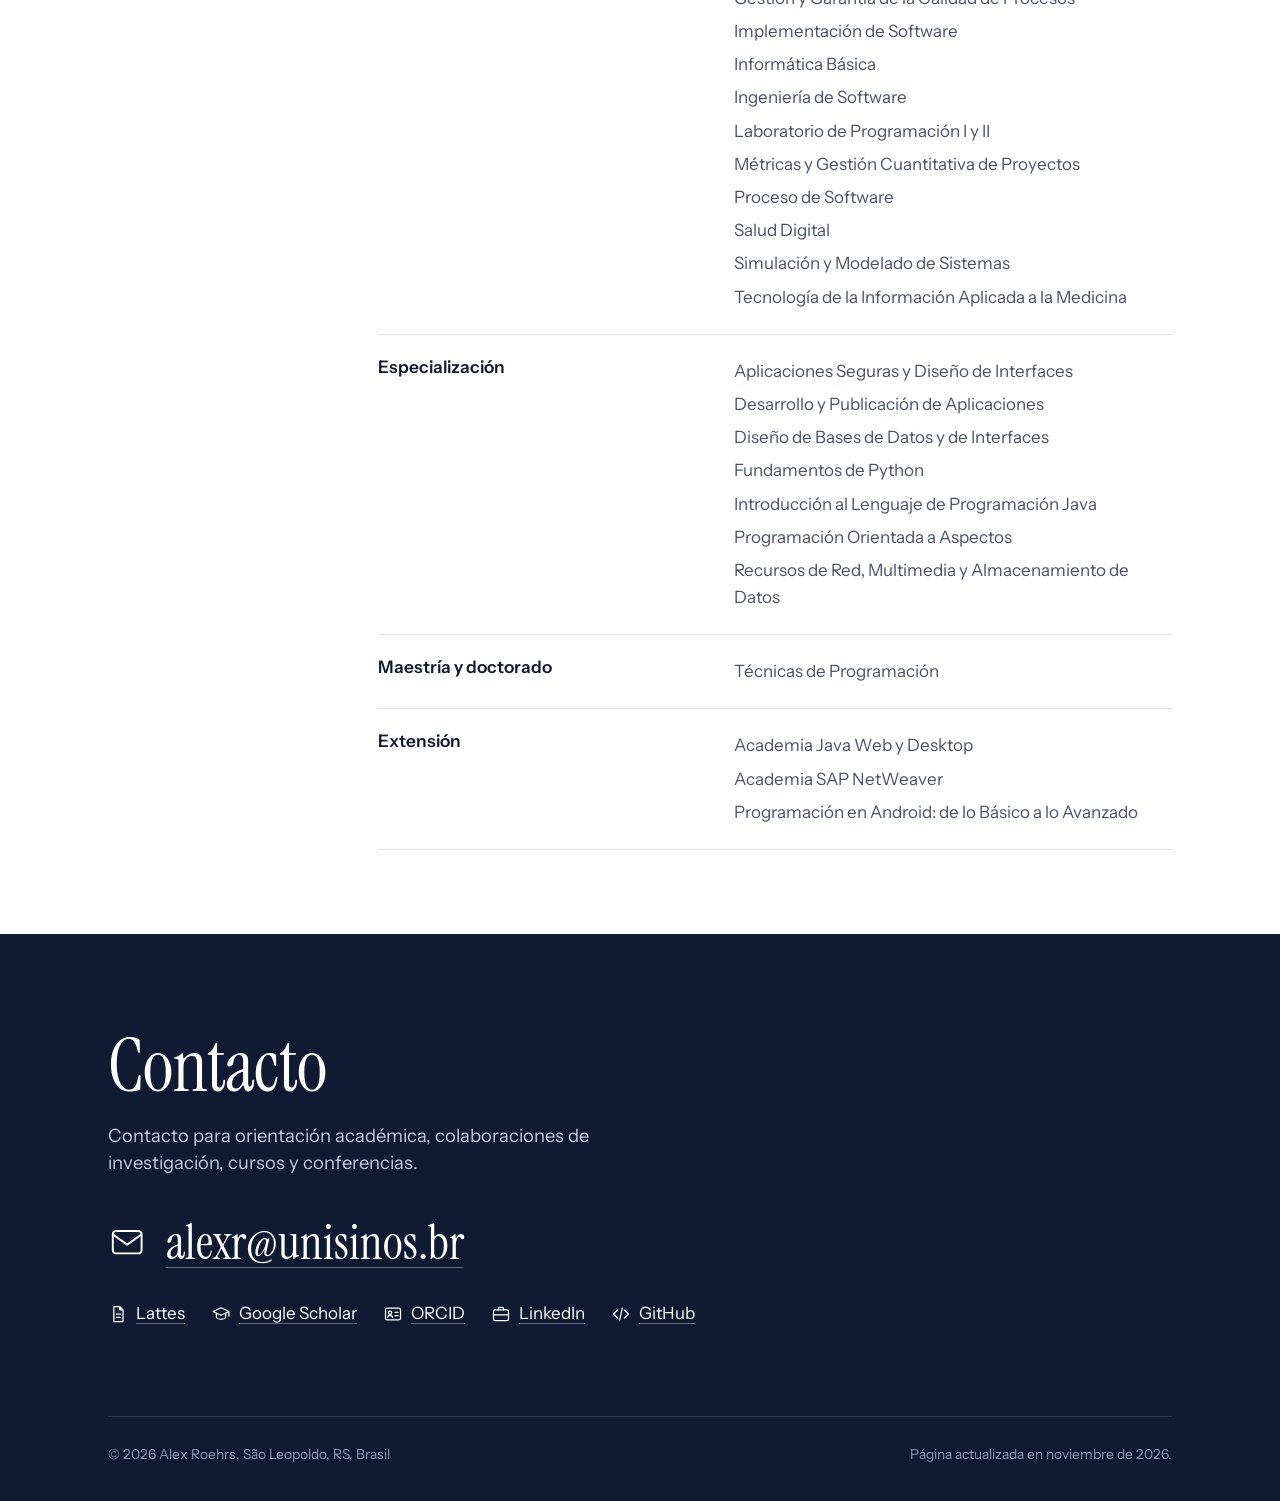
<file: es/index.html>
<!DOCTYPE html>
<html lang="es">
<head>
<meta charset="utf-8">
<meta name="viewport" content="width=device-width, initial-scale=1">
<title>Alex Roehrs | Profesor e Investigador en Ingeniería de Software e Inteligencia Artificial</title>
<meta name="description" content="Página académica de Alex Roehrs, profesor e investigador de Unisinos, Brasil. Investigación en inteligencia artificial aplicada a la salud, a los negocios y a la industria, orientación académica y docencia.">
<meta name="author" content="Alex Roehrs">
<link rel="canonical" href="https://alexroehrs.com.br/es/">
<link rel="alternate" hreflang="pt-BR" href="https://alexroehrs.com.br/">
<link rel="alternate" hreflang="en" href="https://alexroehrs.com.br/en/">
<link rel="alternate" hreflang="es" href="https://alexroehrs.com.br/es/">
<link rel="alternate" hreflang="x-default" href="https://alexroehrs.com.br/">
<meta property="og:type" content="profile">
<meta property="og:title" content="Alex Roehrs | Profesor e Investigador en Ingeniería de Software e Inteligencia Artificial">
<meta property="og:description" content="Página académica de Alex Roehrs, profesor e investigador de Unisinos, Brasil. Investigación en inteligencia artificial aplicada a la salud, a los negocios y a la industria, orientación académica y docencia.">
<meta property="og:url" content="https://alexroehrs.com.br/es/">
<meta property="og:image" content="https://alexroehrs.com.br/assets/alex-roehrs.jpg">
<meta name="theme-color" content="#111a33">
<link rel="icon" href="data:image/svg+xml,%3Csvg xmlns='http://www.w3.org/2000/svg' viewBox='0 0 64 64'%3E%3Crect width='64' height='64' rx='14' fill='%23111a33'/%3E%3Ctext x='32' y='44' font-family='Georgia,serif' font-size='30' fill='white' text-anchor='middle'%3EAR%3C/text%3E%3C/svg%3E">
<link rel="stylesheet" href="../assets/site.css">
<script type="application/ld+json">{"@context": "https://schema.org", "@type": "Person", "name": "Alex Roehrs", "url": "https://alexroehrs.com.br/", "image": "https://alexroehrs.com.br/assets/alex-roehrs.jpg", "email": "mailto:alexr@unisinos.br", "jobTitle": "Profesor e investigador", "worksFor": {"@type": "CollegeOrUniversity", "name": "Universidade do Vale do Rio dos Sinos (Unisinos)", "url": "https://www.unisinos.br/"}, "address": {"@type": "PostalAddress", "addressLocality": "São Leopoldo", "addressRegion": "RS", "addressCountry": "BR"}, "knowsAbout": ["Inteligencia artificial aplicada a sistemas complejos", "Ingeniería de software y ambientes inteligentes", "Sistemas distribuidos e interoperabilidad en salud digital", "Dominios de aplicación"], "sameAs": ["https://www.linkedin.com/in/alexroehrs/", "https://scholar.google.com.br/citations?user=oyqxVYIAAAAJ&hl=en", "https://busca-cv-lattes.cnpq.br/curriculo/7563231619126505", "https://orcid.org/0000-0003-0312-1310", "https://github.com/alexroehrs"]}</script>
</head>
<body>
<a class="skip" href="#conteudo">Ir al contenido</a>
<header class="top"><div class="wrap">
  <a class="brand" href="#topo">Alex Roehrs</a>
  <input type="checkbox" id="menu-toggle" aria-label="Menu">
  <label class="burger" for="menu-toggle" aria-hidden="true">&#9776;</label>
  <nav class="menu" aria-label="Menu"><a href="#sobre">Presentación</a><a href="#pesquisa">Investigación</a><a href="#orientacao">Orientación</a><a href="#projetos">Proyectos</a><a href="#publicacoes">Publicaciones</a><a href="#ensino">Docencia</a><a href="#contato">Contacto</a><span class="langs"><a class="lang" href="/" hreflang="pt-BR" title="Versão em português"><svg class="flag" viewBox="0 0 28 20" aria-hidden="true"><rect width="28" height="20" fill="#009c3b"/><path d="M14 2.4 25.6 10 14 17.6 2.4 10z" fill="#ffdf00"/><circle cx="14" cy="10" r="4.6" fill="#002776"/></svg>PT</a><a class="lang" href="/en/" hreflang="en" title="English version"><svg class="flag" viewBox="0 0 60 30" aria-hidden="true"><clipPath id="fs"><path d="M0,0 v30 h60 v-30 z"/></clipPath><clipPath id="ft"><path d="M30,15 h30 v15 z v15 h-30 z h-30 v-15 z v-15 h30 z"/></clipPath><g clip-path="url(#fs)"><path d="M0,0 v30 h60 v-30 z" fill="#012169"/><path d="M0,0 L60,30 M60,0 L0,30" stroke="#fff" stroke-width="6"/><path d="M0,0 L60,30 M60,0 L0,30" clip-path="url(#ft)" stroke="#C8102E" stroke-width="4"/><path d="M30,0 v30 M0,15 h60" stroke="#fff" stroke-width="10"/><path d="M30,0 v30 M0,15 h60" stroke="#C8102E" stroke-width="6"/></g></svg>EN</a></span></nav>
</div></header>

<main id="conteudo">
<section class="hero" id="topo"><div class="wrap">
  <div class="hero-grid">
    <div>
      <p class="role">Profesor e investigador de la <a href="https://www.unisinos.br" rel="noopener">Universidade do Vale do Rio dos Sinos (Unisinos)</a></p>
      <h1>Alex Roehrs</h1>
      <p class="tagline">Ingeniería de software e inteligencia artificial aplicada a la salud, a los negocios y a la industria</p>
      <p class="lead">Investigador del <a href="https://www.unisinos.br/pos/mestrado-e-doutorado/computacao-aplicada" rel="noopener">Programa de Posgrado en Computación Aplicada (PPGCA)</a>, coordinador del <a href="https://www.unisinos.br/graduacao/cursos/engenharia-de-software/sao-leopoldo" rel="noopener">Grado en Ingeniería de Software</a> y de las especializaciones en <a href="https://www.unisinos.br/pos/mba-e-especializacao/inteligencia-artificial-aplicada" rel="noopener">Inteligencia Artificial Aplicada</a>, en <a href="https://www.unisinos.br/pos/mba-e-especializacao/inteligencia-artificial-aplicada-a-saude" rel="noopener">IA Aplicada a la Salud</a> y en <a href="https://www.unisinos.br/pos/mba-e-especializacao/inteligencia-artificial-aplicada-a-negocios-e-industria" rel="noopener">IA Aplicada a Negocios e Industria</a>.</p>
      <div class="actions"><a class="btn primary" href="#orientacao">Orientación académica</a><a class="btn" href="#pesquisa">Temas de investigación</a><a class="btn" href="#publicacoes">Publicaciones</a></div>
    </div>
    <div class="portrait"><img src="../assets/alex-roehrs.jpg" alt="Foto de Alex Roehrs" width="1126" height="1198" onerror="this.outerHTML='&lt;span class=&quot;initials&quot;&gt;AR&lt;/span&gt;'"></div>
  </div>
  <dl class="facts"><div><dt>+15</dt><dd>años de docencia en la educación superior</dd></div><div><dt>+25</dt><dd>años de actuación en ingeniería de software y gestión de tecnología</dd></div><div><dt>+30</dt><dd>asignaturas impartidas</dd></div><div><dt>+40</dt><dd>trabajos de fin de grado orientados</dd></div><div><dt>+1.670</dt><dd>citas en publicaciones científicas</dd></div></dl>
</div></section>

<section class="sec" id="sobre"><div class="wrap sec-grid">
  <h2>Presentación</h2>
  <div><div class="about"><div class="prose"><p>Soy profesor de la <a href="https://www.unisinos.br" rel="noopener">Universidade do Vale do Rio dos Sinos (Unisinos)</a>, en São Leopoldo y Porto Alegre, Brasil, donde enseño desde 2013, con docencia en la educación superior desde 2012. Actúo en el grado, en cursos de lato sensu (especializaciones) y de stricto sensu (maestría y doctorado) en el <a href="https://www.unisinos.br/pos/mestrado-e-doutorado/computacao-aplicada" rel="noopener">Programa de Posgrado en Computación Aplicada (PPGCA)</a>, y soy miembro de la Cámara de Posgrado, Investigación y Extensión del Consejo Universitario.</p><p>Tengo más de 25 años de actuación profesional en tecnología de la información, como analista de sistemas, líder técnico, gerente de desarrollo de software y gerente de proyectos, en organizaciones como ASAV, Processor, HCPA (Hospital de Clínicas de Porto Alegre), Dell, Advanced IT, Qualità Informática y Pioneer Hi-Bred International, además del área de sistemas de la propia Unisinos. Esa experiencia fundamenta mi enfoque de docencia e investigación, orientado a problemas reales y a soluciones aplicables.</p><p>Mi investigación se concentra en la ingeniería de software y en la inteligencia artificial aplicada, con énfasis en salud digital, y en la formación de profesionales e investigadores para actuar en el área.</p></div><ul class="quick"><li><b>Doctorado</b>Computación Aplicada, Unisinos, 2019</li><li><b>Maestría</b>Computación Aplicada, Unisinos, 2012</li><li><b>Especialización</b>Redes de Computadoras y Aplicaciones de Internet, Unisinos, 2005</li><li><b>Grado</b>Ciencias de la Computación, UNISC, 1999</li><li><b>Coordinación</b><a href="https://www.unisinos.br/pos/mba-e-especializacao/inteligencia-artificial-aplicada" rel="noopener">Especialización en Inteligencia Artificial Aplicada</a> y VizLab Academy</li></ul></div></div>
</div></section>

<section class="sec" id="pesquisa"><div class="wrap sec-grid">
  <h2>Investigación</h2>
  <div><p class="intro">La investigación aplica métodos de ingeniería de software y de inteligencia artificial a problemas de la salud, de los negocios y de la industria, con evaluación de rendimiento, costo, escalabilidad y calidad, en proyectos con socios y datos reales.</p><h3 class="sub">Temas de orientación</h3><ul class="rows"><li class="row"><h3>Inteligencia artificial aplicada a sistemas complejos</h3><p>Aprendizaje automático y aprendizaje profundo, modelos de lenguaje e inteligencia artificial agéntica.</p></li><li class="row"><h3>Ingeniería de software y ambientes inteligentes</h3><p>Calidad, confiabilidad, arquitecturas escalables, prácticas modernas de ingeniería y ambientes inteligentes.</p></li><li class="row"><h3>Sistemas distribuidos e interoperabilidad en salud digital</h3><p>Blockchain, Internet de las Cosas, computación en la niebla y estándares abiertos, como HL7 FHIR y openEHR.</p></li><li class="row"><h3>Dominios de aplicación</h3><p>Salud digital, negocios, industria y sistemas de software orientados al impacto social.</p></li></ul></div>
</div></section>

<section class="sec" id="orientacao"><div class="wrap sec-grid">
  <h2>Orientación</h2>
  <div><p class="intro">Orientación de maestría y coorientación de doctorado, además de iniciación científica y trabajos de fin de grado.</p><h3 class="sub">Temas abiertos para tesis de maestría y de doctorado</h3><ul class="rows"><li class="row"><div><span class="meta">Inteligencia artificial aplicada</span><h3>Inteligencia artificial agéntica</h3></div><p>Arquitecturas y evaluación de sistemas multiagente. Cuestiones abiertas: orquestación, confiabilidad y evaluación en dominios regulados.</p></li><li class="row"><div><span class="meta">Inteligencia artificial aplicada</span><h3>Modelos de lenguaje compactos</h3></div><p>Costo, latencia y tasa de éxito en inteligencia de negocios. Cuestiones abiertas: selección de modelos, ajuste fino e implantación local.</p></li><li class="row"><div><span class="meta">Inteligencia artificial aplicada</span><h3>Visión por computadora aplicada a la salud</h3></div><p>Clasificación de imágenes clínicas. Cuestiones abiertas: explicabilidad, datos escasos y validación clínica.</p></li><li class="row"><div><span class="meta">Inteligencia artificial aplicada</span><h3>Internet de las Cosas, procesamiento de señales e inteligencia artificial</h3></div><p>Monitoreo no invasivo de la salud. Cuestiones abiertas: nuevas señales, dispositivos vestibles e integración con registros de salud.</p></li><li class="row"><div><span class="meta">Ingeniería de software</span><h3>Ingeniería de software para experiencias digitales integradas</h3></div><p>Arquitectura y calidad en proyectos con la industria. Cuestiones abiertas: métricas y automatización con inteligencia artificial generativa.</p></li><li class="row"><div><span class="meta">OmniSER</span><h3>Interoperabilidad confiable</h3></div><p>Integración de HL7 FHIR con blockchain, consentimiento y procedencia de datos de salud y sociales.</p></li><li class="row"><div><span class="meta">OmniSER</span><h3>Agentes inteligentes</h3></div><p>Apoyo a la decisión, clasificación de riesgo y orquestación de modelos de lenguaje en dominios regulados.</p></li><li class="row"><div><span class="meta">OmniSER</span><h3>Datos georreferenciados y arquitectura distribuida</h3></div><p>Coordinación territorial de acciones sociales, rendimiento y escalabilidad de la plataforma.</p></li></ul><h3 class="sub">Entorno de investigación</h3><ul class="rows"><li class="row"><h3>Laboratorios</h3><p><a href="https://vizlab.unisinos.br/" rel="noopener">VizLab</a>, Centro de Excelencia en Geoinformática y Computación Visual, y <a href="https://unisinos.br/softwarelab/pt/" rel="noopener">SoftwareLab</a>, Centro de Excelencia en Innovación de Software, con infraestructura, equipo multidisciplinario y proyectos con financiamiento externo.</p></li><li class="row"><h3>Becas y apoyo</h3><p><a href="https://www.unisinos.br/institucional/pesquisa-e-formacao/iniciacao-cientifica" rel="noopener">Iniciación científica</a> (PIBIC/PIBITI, PROBIC/PROBITI, UNIBIC y PRATIC), becas vinculadas a proyectos de investigación y desarrollo y programas de fomento (CNPq, CAPES y RNP).</p></li><li class="row"><h3>Formación complementaria</h3><p><a href="https://vizlab.unisinos.br/academy.html" rel="noopener">VizLab Academy</a>, con cursos internos de desarrollo de software, motores gráficos y realidad extendida.</p></li><li class="row"><h3>Producción científica</h3><p>Orientación directa en la escritura científica y coautoría en revistas y conferencias nacionales e internacionales, con seguimiento regular y metas de publicación.</p></li><li class="row"><h3>Red de colaboración</h3><p>HCPA, Dell, IFSul, RNP, CNPq y CAPES, con posibilidad de coorientación y de estancia de investigación en instituciones asociadas y en universidades del exterior.</p></li></ul><div class="band"><p>Las personas interesadas en desarrollar investigación en los temas presentados pueden ponerse en contacto para evaluar las posibilidades de orientación.</p><div class="actions"><a class="btn" href="#contato">Ponerse en contacto</a><a class="btn ghost" href="https://www.unisinos.br/pos/mestrado-e-doutorado/computacao-aplicada" rel="noopener">Página del PPGCA</a></div></div></div>
</div></section>

<section class="sec" id="projetos"><div class="wrap sec-grid">
  <h2>Proyectos</h2>
  <div><p class="intro">Proyectos de investigación y desarrollo en curso, realizados en colaboración con laboratorios, empresas y agencias de fomento.</p><ul class="rows"><li class="row"><div><span class="meta">Coordinación</span><h3>OmniSER</h3></div><p>Registro Personal de Compromiso Social. Plataforma computacional integrada de apoyo a la acción social, orientada a personas en situación de vulnerabilidad, que combina inteligencia artificial, datos georreferenciados, blockchain e interoperabilidad para estandarizar información de múltiples fuentes y apoyar acciones coordinadas.</p></li><li class="row"><div><span class="meta"><a href="https://unisinos.br/softwarelab/pt/" rel="noopener">SoftwareLab</a></span><h3>Proyectos con Dell</h3></div><p>Investigación aplicada en inteligencia artificial agéntica, modelos de lenguaje compactos e ingeniería de software para experiencias digitales integradas.</p></li><li class="row"><div><span class="meta"><a href="https://unisinos.br/softwarelab/pt/" rel="noopener">SoftwareLab</a></span><h3><a href="https://if4health.charqueadas.ifsul.edu.br/interopchain/" rel="noopener">INTEROPCHAIN-Saúde.BR</a></h3></div><p>Interoperabilidad en la gestión del consentimiento y en el análisis inteligente de datos de salud en blockchain, con integración del estándar HL7 FHIR a la red Hyperledger Fabric. Iniciativa de la Red Nacional de Enseñanza e Investigación de Brasil (RNP), por medio del Programa Redes de Colaboración en Salud Digital, con participación del IFSul.</p></li><li class="row"><div><span class="meta"><a href="https://vizlab.unisinos.br/" rel="noopener">VizLab</a></span><h3>IG2</h3></div><p>Integración de datos geológicos y geofísicos en un entorno de realidad virtual. Proyecto del VizLab con financiamiento de Petrobras.</p></li><li class="row"><div><span class="meta"><a href="https://vizlab.unisinos.br/" rel="noopener">VizLab</a></span><h3><a href="https://vizlab.unisinos.br/academy.html" rel="noopener">VizLab Academy</a></h3></div><p>Coordinación del programa de formación del VizLab, vinculado al proyecto IG2, con cursos internos de desarrollo de software, motores gráficos y realidad extendida.</p></li></ul><p class="note">Proyectos concluidos: MinhaSaúdeDigital (2020 a 2025), MinhaHistóriaDigital (2021 a 2023), modelo interoperable con blockchain para historias clínicas electrónicas en el uHospital (2018 a 2021), Quartos Hospitalares do Futuro (2017 a 2020) y uHospital (2015 a 2018).</p></div>
</div></section>

<section class="sec" id="publicacoes"><div class="wrap sec-grid">
  <h2>Publicaciones</h2>
  <div><p class="intro">Las cinco publicaciones más recientes. La lista completa, con el enlace de cada publicación, está en una página propia.</p><h3 class="sub">Publicaciones recientes</h3><ul class="rows pubs"><li class="row"><span class="yr">2026</span><div><div class="t" lang="en"><a href="https://doi.org/10.5753/jserd.2026.5985" rel="noopener">How TypeScript Compiler Options Influence Code Quality: A Correlation Study with Git Repositories</a></div><div class="v">Journal of Software Engineering Research and Development</div></div></li><li class="row"><span class="yr">2026</span><div><div class="t" lang="en"><a href="https://doi.org/10.1109/access.2026.3668138" rel="noopener">A Systematic Literature Review of Agentic AI: Definitions, Architectures, and Challenges</a></div><div class="v">IEEE Access</div></div></li><li class="row"><span class="yr">2026</span><div><div class="t" lang="en"><a href="https://doi.org/10.3897/jucs.160360" rel="noopener">Toward a Mathematical Approach to Sound Waves for Enhancing Digestive Health</a></div><div class="v">Journal of Universal Computer Science</div></div></li><li class="row"><span class="yr">2026</span><div><div class="t" lang="en"><a href="https://doi.org/10.5753/sbcup.2026.20678" rel="noopener">Challenging the Scale Paradigm: Small Language Models in Multi-Agent Architectures for Enterprise Business Intelligence</a></div><div class="v">Simpósio Brasileiro de Computação Ubíqua e Pervasiva (SBCUP)</div></div></li><li class="row"><span class="yr">2026</span><div><div class="t" lang="pt-BR"><a href="https://doi.org/10.5753/sbc.19871.1.5" rel="noopener">A Cadeia de Confiança na Saúde Digital: o grande desafio da interoperabilidade</a></div><div class="v">Grandes Desafios da Computação Aplicada à Saúde, Sociedad Brasileña de Computación (SBC)</div></div></li></ul><div class="links"><a class="btn primary" href="publicaciones/">Ver todas las publicaciones</a><a class="btn" href="https://scholar.google.com.br/citations?user=oyqxVYIAAAAJ&amp;hl=en" rel="me noopener">Google Scholar</a><a class="btn" href="https://busca-cv-lattes.cnpq.br/curriculo/7563231619126505" rel="me noopener">Lattes</a><a class="btn" href="https://orcid.org/0000-0003-0312-1310" rel="me noopener">ORCID</a><a class="btn" href="https://github.com/alexroehrs" rel="me noopener">GitHub</a></div></div>
</div></section>

<section class="sec" id="ensino"><div class="wrap sec-grid">
  <h2>Docencia</h2>
  <div><p class="intro">Cursos de Unisinos con actuación como coordinador o profesor.</p><ul class="rows"><li class="row"><div><span class="meta">Especialización</span><h3><a href="https://www.unisinos.br/pos/mba-e-especializacao/inteligencia-artificial-aplicada" rel="noopener">Inteligencia Artificial Aplicada</a></h3></div><p>Coordinador y profesor. Curso de especialización/MBA dirigido a profesionales que buscan aplicar la inteligencia artificial en sus contextos de actuación.</p></li><li class="row"><div><span class="meta">Especialización, inicio en 2027</span><h3><a href="https://www.unisinos.br/pos/mba-e-especializacao/inteligencia-artificial-aplicada-a-negocios-e-industria" rel="noopener">IA Aplicada a Negocios e Industria</a></h3></div><p>Nueva especialización, con inicio en marzo de 2027, en coordinación conjunta.</p></li><li class="row"><div><span class="meta">Especialización, inicio en 2027</span><h3><a href="https://www.unisinos.br/pos/mba-e-especializacao/inteligencia-artificial-aplicada-a-saude" rel="noopener">IA Aplicada a la Salud</a></h3></div><p>Nueva especialización, con inicio en marzo de 2027, en coordinación conjunta.</p></li><li class="row"><div><span class="meta">Especialización</span><h3><a href="https://www.unisinos.br/pos/mba-e-especializacao/engenharia-de-software" rel="noopener">Ingeniería de Software</a></h3></div><p>Profesor de la asignatura de Diseño de Bases de Datos y de Interfaces.</p></li><li class="row"><div><span class="meta">Maestría y doctorado</span><h3><a href="https://www.unisinos.br/pos/mestrado-e-doutorado/computacao-aplicada" rel="noopener">PPGCA</a></h3></div><p>Profesor de la asignatura de Técnicas de Programación e investigador del programa.</p></li><li class="row"><div><span class="meta">Grado</span><h3>Computación y Salud</h3></div><p>Asignaturas actuales: Compiladores, Fundamentos de Bases de Datos, Desarrollo Web, Simulación y Modelado de Sistemas y Salud Digital.</p></li><li class="row"><div><span class="meta">Grado, nuevo curso</span><h3><a href="https://www.unisinos.br/graduacao/cursos/engenharia-de-software/sao-leopoldo" rel="noopener">Grado en Ingeniería de Software</a></h3></div><p>Integrante del grupo responsable de la elaboración del proyecto pedagógico del curso.</p></li></ul><h3 class="sub">Asignaturas impartidas</h3><ul class="rows"><li class="row"><h3>Grado</h3><ul class="plain"><li>Bases de Datos I y Fundamentos de Bases de Datos</li><li>Bases de Datos II y Sistemas de Gestión de Bases de Datos</li><li>Cálculo del Retorno de la Inversión</li><li>Compiladores</li><li>Desarrollo Multiplataforma y Web</li><li>Estructuras Avanzadas de Datos</li><li>Evaluación y Selección de Soluciones Técnicas</li><li>Fundamentos de Programación</li><li>Gestión de Proveedores de Software</li><li>Gestión y Garantía de la Calidad de Procesos</li><li>Implementación de Software</li><li>Informática Básica</li><li>Ingeniería de Software</li><li>Laboratorio de Programación I y II</li><li>Métricas y Gestión Cuantitativa de Proyectos</li><li>Proceso de Software</li><li>Salud Digital</li><li>Simulación y Modelado de Sistemas</li><li>Tecnología de la Información Aplicada a la Medicina</li></ul></li><li class="row"><h3>Especialización</h3><ul class="plain"><li>Aplicaciones Seguras y Diseño de Interfaces</li><li>Desarrollo y Publicación de Aplicaciones</li><li>Diseño de Bases de Datos y de Interfaces</li><li>Fundamentos de Python</li><li>Introducción al Lenguaje de Programación Java</li><li>Programación Orientada a Aspectos</li><li>Recursos de Red, Multimedia y Almacenamiento de Datos</li></ul></li><li class="row"><h3>Maestría y doctorado</h3><ul class="plain"><li>Técnicas de Programación</li></ul></li><li class="row"><h3>Extensión</h3><ul class="plain"><li>Academia Java Web y Desktop</li><li>Academia SAP NetWeaver</li><li>Programación en Android: de lo Básico a lo Avanzado</li></ul></li></ul></div>
</div></section>

<section class="contact" id="contato"><div class="wrap">
  <h2>Contacto</h2>
  <p class="intro">Contacto para orientación académica, colaboraciones de investigación, cursos y conferencias.</p>
  <a class="mail" href="mailto:alexr@unisinos.br"><svg class="ico" viewBox="0 0 24 24" fill="none" stroke="currentColor" stroke-width="1.5" stroke-linecap="round" stroke-linejoin="round" aria-hidden="true"><rect x="3" y="5" width="18" height="14" rx="2"/><path d="M3.5 7.5l8.5 6 8.5-6"/></svg><span>alexr@unisinos.br</span></a>
  <ul class="profiles"><li><a href="https://busca-cv-lattes.cnpq.br/curriculo/7563231619126505" rel="me noopener"><svg class="ico" viewBox="0 0 24 24" fill="none" stroke="currentColor" stroke-width="1.5" stroke-linecap="round" stroke-linejoin="round" aria-hidden="true"><path d="M7 3h7l4 4v14H7zM14 3v4h4M10 12h5M10 16h5"/></svg><span>Lattes</span></a></li><li><a href="https://scholar.google.com.br/citations?user=oyqxVYIAAAAJ&amp;hl=en" rel="me noopener"><svg class="ico" viewBox="0 0 24 24" fill="none" stroke="currentColor" stroke-width="1.5" stroke-linecap="round" stroke-linejoin="round" aria-hidden="true"><path d="M2.5 9L12 4.5 21.5 9 12 13.5zM6.5 11v4.5c0 1.4 2.5 2.8 5.5 2.8s5.5-1.4 5.5-2.8V11M21.5 9v5.5"/></svg><span>Google Scholar</span></a></li><li><a href="https://orcid.org/0000-0003-0312-1310" rel="me noopener"><svg class="ico" viewBox="0 0 24 24" fill="none" stroke="currentColor" stroke-width="1.5" stroke-linecap="round" stroke-linejoin="round" aria-hidden="true"><rect x="3" y="5" width="18" height="14" rx="2"/><circle cx="8.5" cy="10.5" r="2"/><path d="M5.5 16c.6-1.6 1.7-2.4 3-2.4s2.4.8 3 2.4M14.5 10h3.5M14.5 14h3.5"/></svg><span>ORCID</span></a></li><li><a href="https://www.linkedin.com/in/alexroehrs/" rel="me noopener"><svg class="ico" viewBox="0 0 24 24" fill="none" stroke="currentColor" stroke-width="1.5" stroke-linecap="round" stroke-linejoin="round" aria-hidden="true"><rect x="3" y="7" width="18" height="13" rx="2"/><path d="M9 7V5.5a1.5 1.5 0 0 1 1.5-1.5h3A1.5 1.5 0 0 1 15 5.5V7M3 13h18"/></svg><span>LinkedIn</span></a></li><li><a href="https://github.com/alexroehrs" rel="me noopener"><svg class="ico" viewBox="0 0 24 24" fill="none" stroke="currentColor" stroke-width="1.5" stroke-linecap="round" stroke-linejoin="round" aria-hidden="true"><path d="M8 7l-5 5 5 5M16 7l5 5-5 5M13.5 5l-3 14"/></svg><span>GitHub</span></a></li></ul>
  <div class="foot"><span>&copy; 2026 Alex Roehrs, São Leopoldo, RS, Brasil</span><span>Página actualizada en noviembre de 2026.</span></div>
</div></section>
</main>
</body>
</html>
</file>
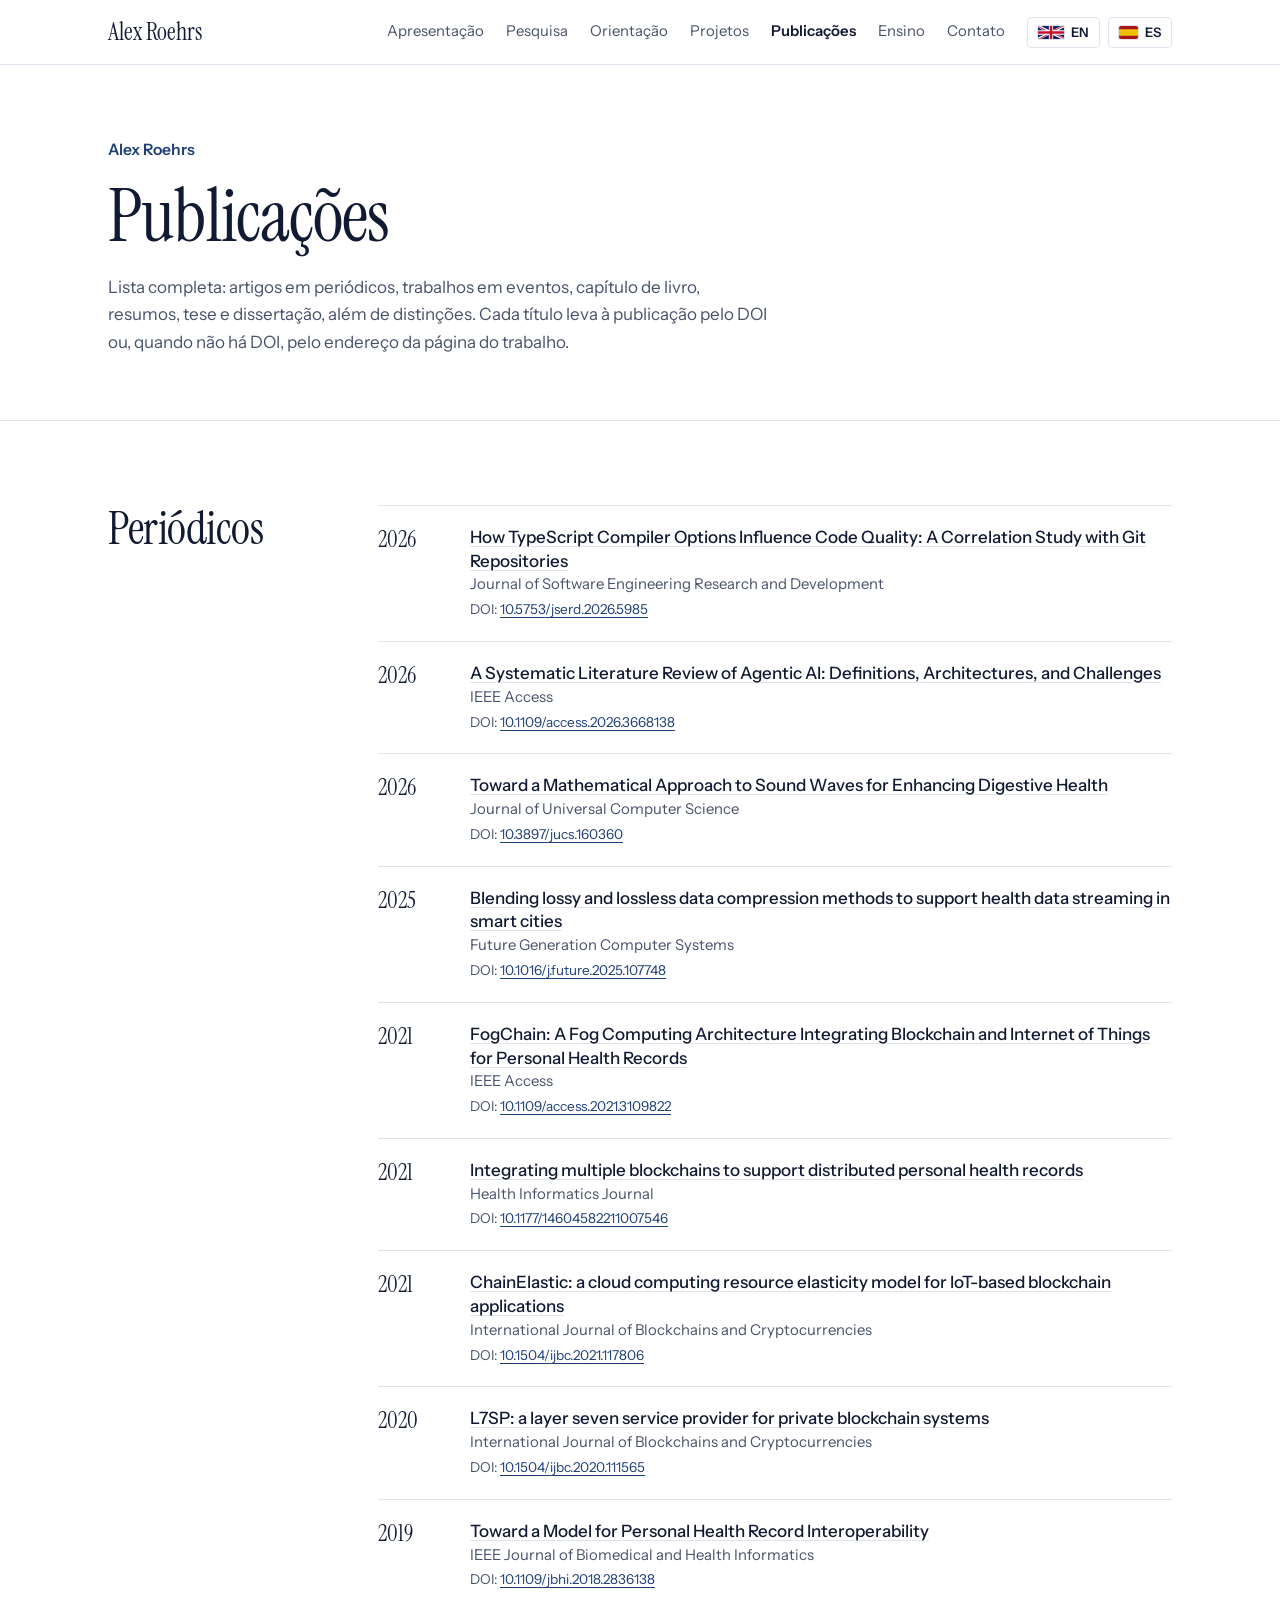
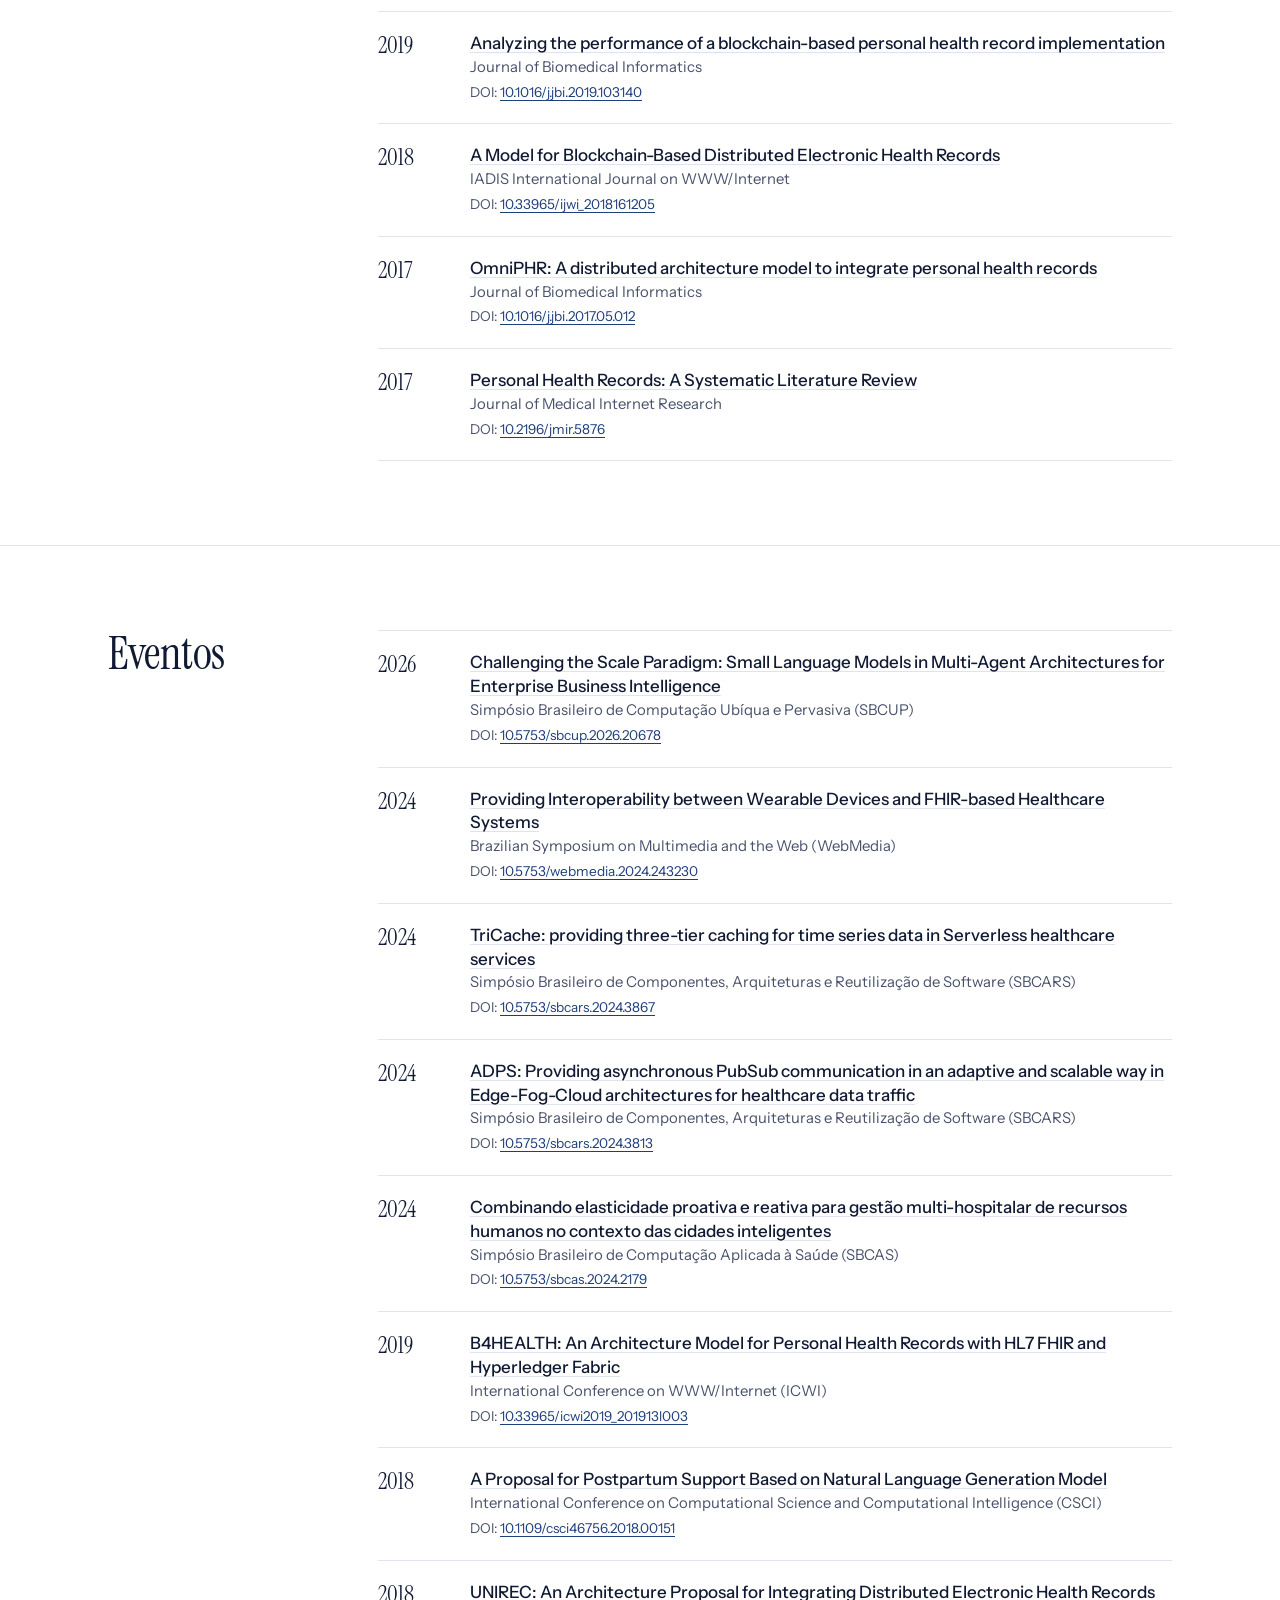
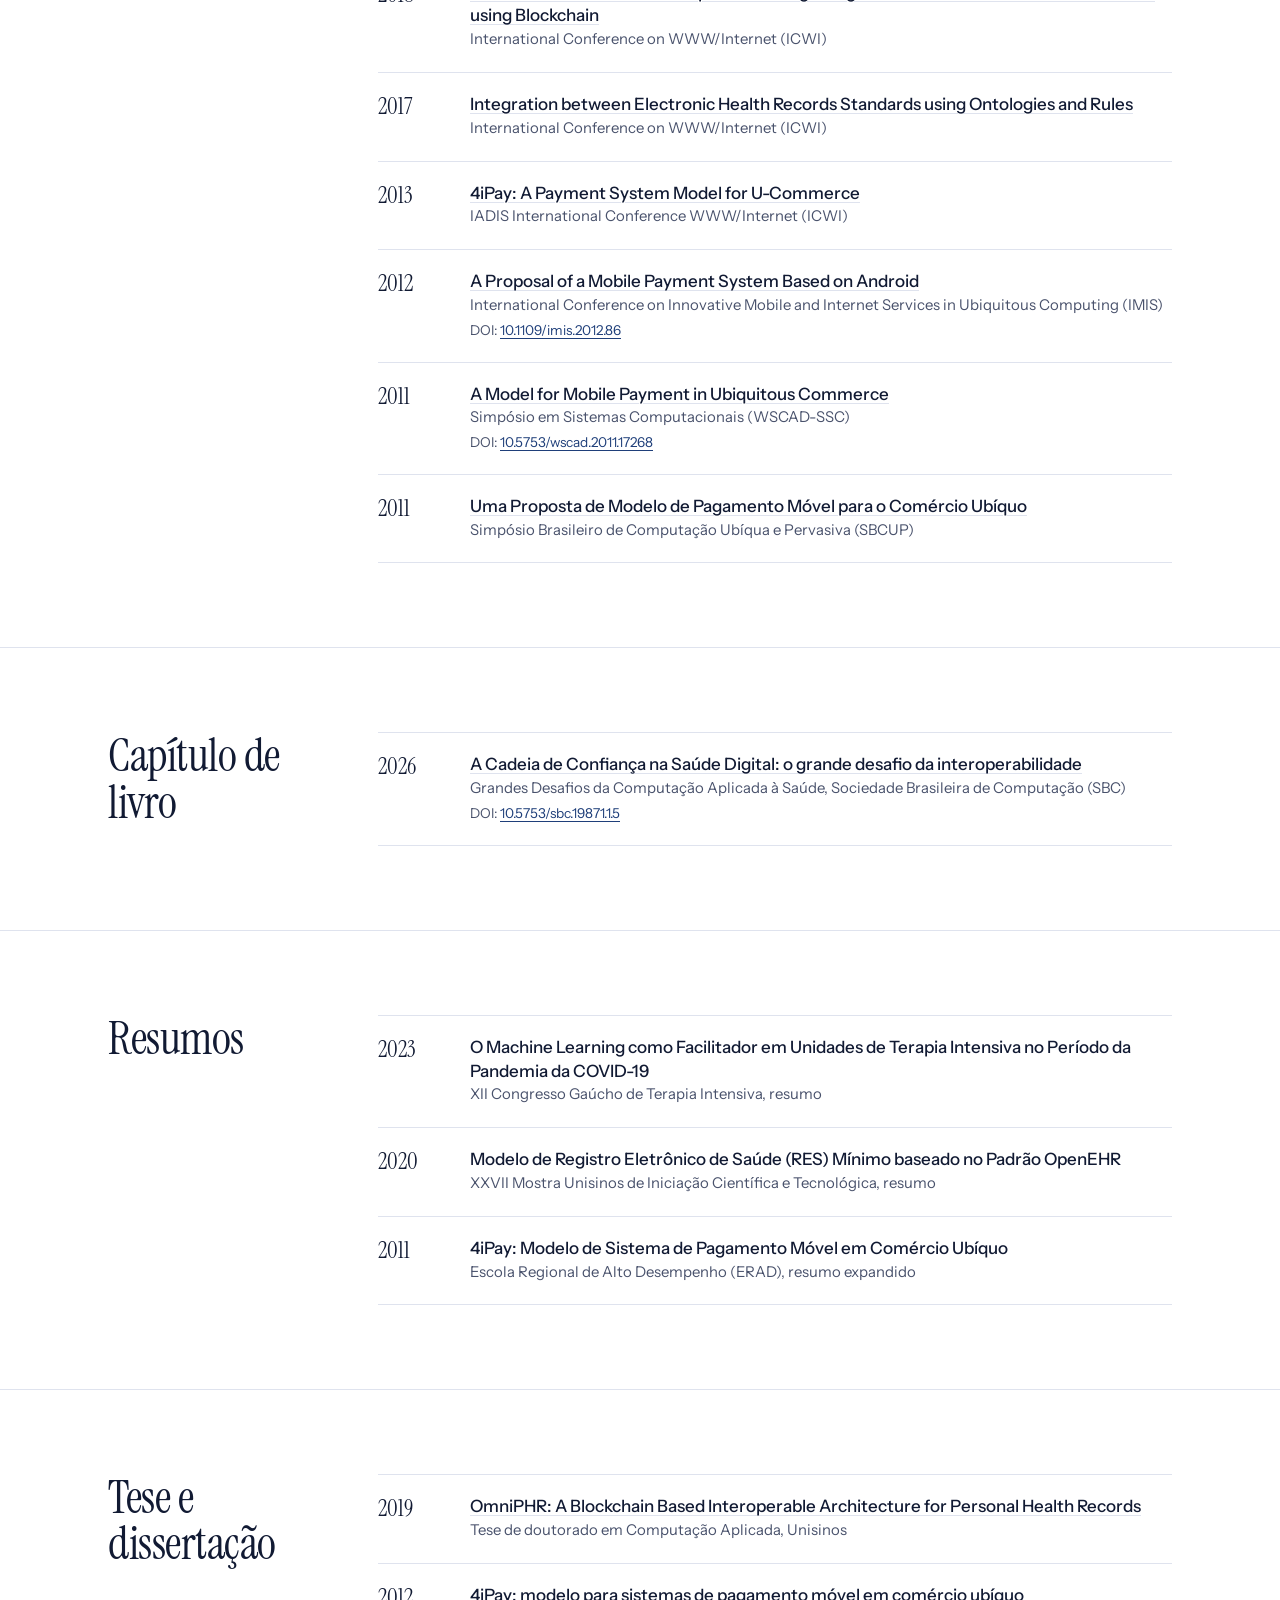
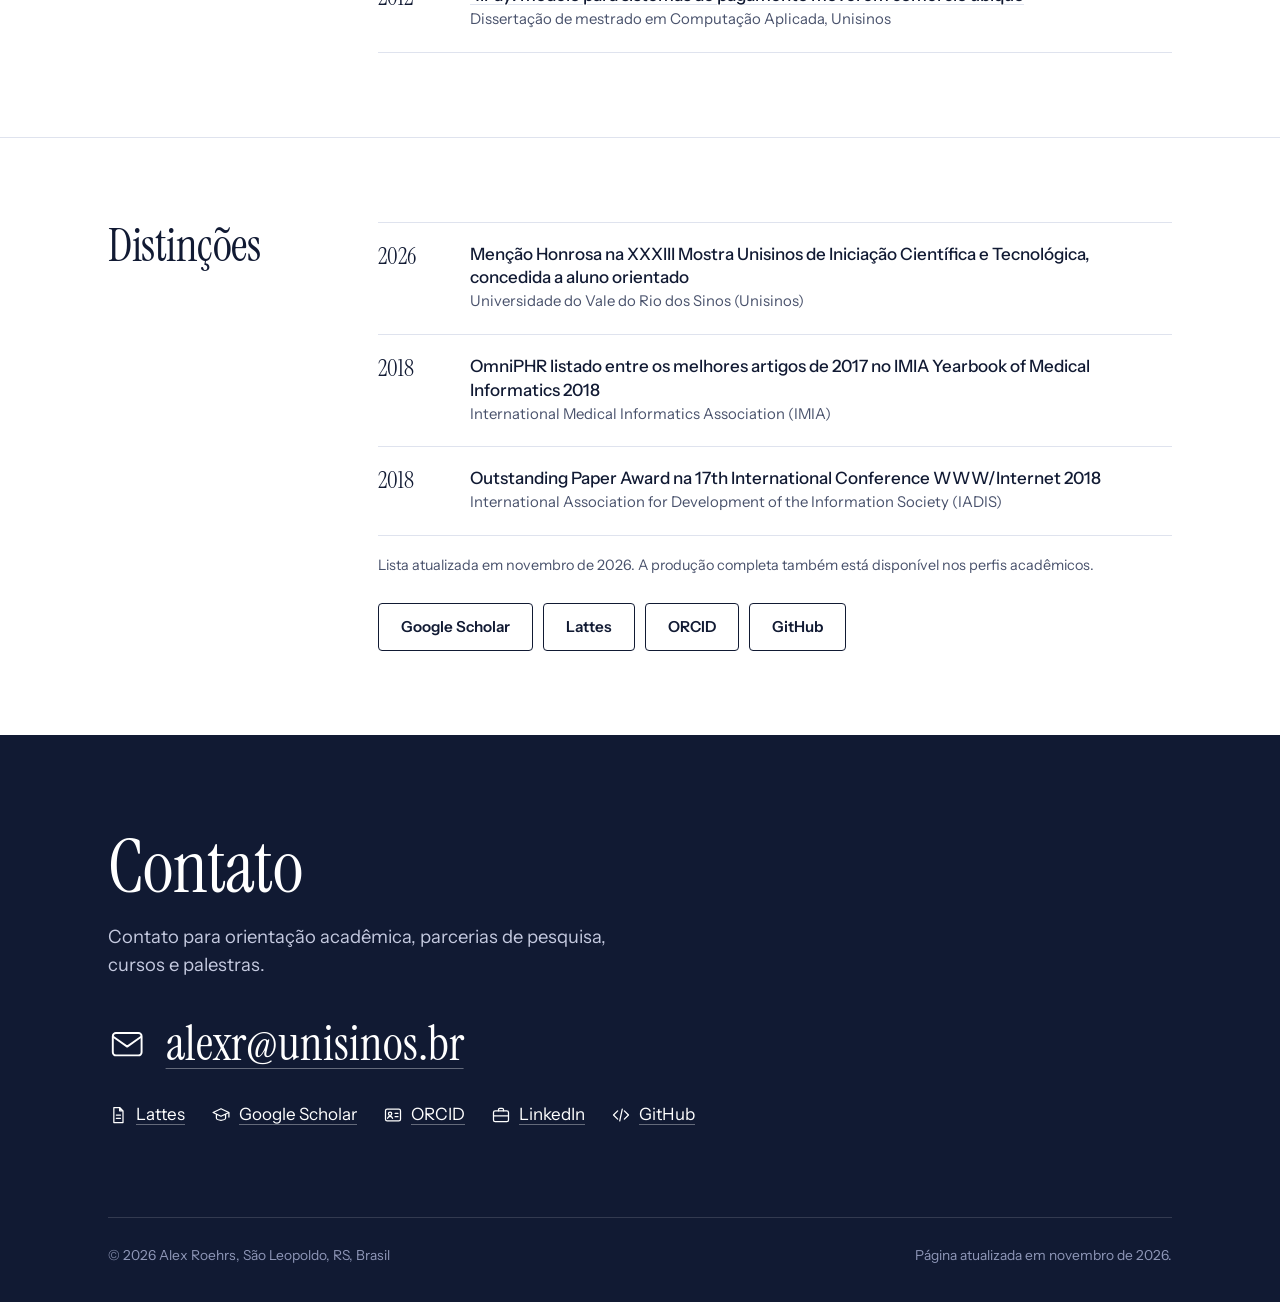
<file: publicacoes/index.html>
<!DOCTYPE html>
<html lang="pt-BR">
<head>
<meta charset="utf-8">
<meta name="viewport" content="width=device-width, initial-scale=1">
<title>Publicações | Alex Roehrs</title>
<meta name="description" content="Lista de publicações de Alex Roehrs, professor e pesquisador da Unisinos: lista completa de artigos em periódicos, trabalhos em eventos, capítulo de livro, tese e dissertação, com o DOI de cada publicação.">
<meta name="author" content="Alex Roehrs">
<link rel="canonical" href="https://alexroehrs.com.br/publicacoes/">
<link rel="alternate" hreflang="pt-BR" href="https://alexroehrs.com.br/publicacoes/">
<link rel="alternate" hreflang="en" href="https://alexroehrs.com.br/en/publications/">
<link rel="alternate" hreflang="es" href="https://alexroehrs.com.br/es/publicaciones/">
<link rel="alternate" hreflang="x-default" href="https://alexroehrs.com.br/publicacoes/">
<meta property="og:type" content="website">
<meta property="og:title" content="Publicações | Alex Roehrs">
<meta property="og:description" content="Lista de publicações de Alex Roehrs, professor e pesquisador da Unisinos: lista completa de artigos em periódicos, trabalhos em eventos, capítulo de livro, tese e dissertação, com o DOI de cada publicação.">
<meta property="og:url" content="https://alexroehrs.com.br/publicacoes/">
<meta property="og:image" content="https://alexroehrs.com.br/assets/alex-roehrs.jpg">
<meta name="theme-color" content="#111a33">
<link rel="icon" href="data:image/svg+xml,%3Csvg xmlns='http://www.w3.org/2000/svg' viewBox='0 0 64 64'%3E%3Crect width='64' height='64' rx='14' fill='%23111a33'/%3E%3Ctext x='32' y='44' font-family='Georgia,serif' font-size='30' fill='white' text-anchor='middle'%3EAR%3C/text%3E%3C/svg%3E">
<link rel="stylesheet" href="../assets/site.css">
<script type="application/ld+json">{"@context": "https://schema.org", "@type": "CollectionPage", "name": "Publicações | Alex Roehrs", "url": "https://alexroehrs.com.br/publicacoes/", "inLanguage": "pt-BR", "about": {"@type": "Person", "name": "Alex Roehrs", "url": "https://alexroehrs.com.br/"}}</script>
</head>
<body>
<a class="skip" href="#conteudo">Ir para o conteúdo</a>
<header class="top"><div class="wrap">
  <a class="brand" href="../">Alex Roehrs</a>
  <input type="checkbox" id="menu-toggle" aria-label="Menu">
  <label class="burger" for="menu-toggle" aria-hidden="true">&#9776;</label>
  <nav class="menu" aria-label="Menu"><a href="../#sobre">Apresentação</a><a href="../#pesquisa">Pesquisa</a><a href="../#orientacao">Orientação</a><a href="../#projetos">Projetos</a><a href="./" aria-current="page">Publicações</a><a href="../#ensino">Ensino</a><a href="../#contato">Contato</a><span class="langs"><a class="lang" href="/en/publications/" hreflang="en" title="English version"><svg class="flag" viewBox="0 0 60 30" aria-hidden="true"><clipPath id="fs"><path d="M0,0 v30 h60 v-30 z"/></clipPath><clipPath id="ft"><path d="M30,15 h30 v15 z v15 h-30 z h-30 v-15 z v-15 h30 z"/></clipPath><g clip-path="url(#fs)"><path d="M0,0 v30 h60 v-30 z" fill="#012169"/><path d="M0,0 L60,30 M60,0 L0,30" stroke="#fff" stroke-width="6"/><path d="M0,0 L60,30 M60,0 L0,30" clip-path="url(#ft)" stroke="#C8102E" stroke-width="4"/><path d="M30,0 v30 M0,15 h60" stroke="#fff" stroke-width="10"/><path d="M30,0 v30 M0,15 h60" stroke="#C8102E" stroke-width="6"/></g></svg>EN</a><a class="lang" href="/es/publicaciones/" hreflang="es" title="Versión en español"><svg class="flag" viewBox="0 0 30 20" aria-hidden="true"><rect width="30" height="20" fill="#AA151B"/><rect y="5" width="30" height="10" fill="#F1BF00"/></svg>ES</a></span></nav>
</div></header>

<main id="conteudo">
<section class="page-head"><div class="wrap">
  <p class="role"><a href="../">Alex Roehrs</a></p>
  <h1>Publicações</h1>
  <p class="lead">Lista completa: artigos em periódicos, trabalhos em eventos, capítulo de livro, resumos, tese e dissertação, além de distinções. Cada título leva à publicação pelo DOI ou, quando não há DOI, pelo endereço da página do trabalho.</p>
</div></section>

<section class="sec" id="periodicos"><div class="wrap sec-grid">
  <h2>Periódicos</h2>
  <div><ul class="rows pubs"><li class="row"><span class="yr">2026</span><div><div class="t" lang="en"><a href="https://doi.org/10.5753/jserd.2026.5985" rel="noopener">How TypeScript Compiler Options Influence Code Quality: A Correlation Study with Git Repositories</a></div><div class="v">Journal of Software Engineering Research and Development</div><div class="doi">DOI: <a href="https://doi.org/10.5753/jserd.2026.5985" rel="noopener">10.5753/jserd.2026.5985</a></div></div></li><li class="row"><span class="yr">2026</span><div><div class="t" lang="en"><a href="https://doi.org/10.1109/access.2026.3668138" rel="noopener">A Systematic Literature Review of Agentic AI: Definitions, Architectures, and Challenges</a></div><div class="v">IEEE Access</div><div class="doi">DOI: <a href="https://doi.org/10.1109/access.2026.3668138" rel="noopener">10.1109/access.2026.3668138</a></div></div></li><li class="row"><span class="yr">2026</span><div><div class="t" lang="en"><a href="https://doi.org/10.3897/jucs.160360" rel="noopener">Toward a Mathematical Approach to Sound Waves for Enhancing Digestive Health</a></div><div class="v">Journal of Universal Computer Science</div><div class="doi">DOI: <a href="https://doi.org/10.3897/jucs.160360" rel="noopener">10.3897/jucs.160360</a></div></div></li><li class="row"><span class="yr">2025</span><div><div class="t" lang="en"><a href="https://doi.org/10.1016/j.future.2025.107748" rel="noopener">Blending lossy and lossless data compression methods to support health data streaming in smart cities</a></div><div class="v">Future Generation Computer Systems</div><div class="doi">DOI: <a href="https://doi.org/10.1016/j.future.2025.107748" rel="noopener">10.1016/j.future.2025.107748</a></div></div></li><li class="row"><span class="yr">2021</span><div><div class="t" lang="en"><a href="https://doi.org/10.1109/access.2021.3109822" rel="noopener">FogChain: A Fog Computing Architecture Integrating Blockchain and Internet of Things for Personal Health Records</a></div><div class="v">IEEE Access</div><div class="doi">DOI: <a href="https://doi.org/10.1109/access.2021.3109822" rel="noopener">10.1109/access.2021.3109822</a></div></div></li><li class="row"><span class="yr">2021</span><div><div class="t" lang="en"><a href="https://doi.org/10.1177/14604582211007546" rel="noopener">Integrating multiple blockchains to support distributed personal health records</a></div><div class="v">Health Informatics Journal</div><div class="doi">DOI: <a href="https://doi.org/10.1177/14604582211007546" rel="noopener">10.1177/14604582211007546</a></div></div></li><li class="row"><span class="yr">2021</span><div><div class="t" lang="en"><a href="https://doi.org/10.1504/ijbc.2021.117806" rel="noopener">ChainElastic: a cloud computing resource elasticity model for IoT-based blockchain applications</a></div><div class="v">International Journal of Blockchains and Cryptocurrencies</div><div class="doi">DOI: <a href="https://doi.org/10.1504/ijbc.2021.117806" rel="noopener">10.1504/ijbc.2021.117806</a></div></div></li><li class="row"><span class="yr">2020</span><div><div class="t" lang="en"><a href="https://doi.org/10.1504/ijbc.2020.111565" rel="noopener">L7SP: a layer seven service provider for private blockchain systems</a></div><div class="v">International Journal of Blockchains and Cryptocurrencies</div><div class="doi">DOI: <a href="https://doi.org/10.1504/ijbc.2020.111565" rel="noopener">10.1504/ijbc.2020.111565</a></div></div></li><li class="row"><span class="yr">2019</span><div><div class="t" lang="en"><a href="https://doi.org/10.1109/jbhi.2018.2836138" rel="noopener">Toward a Model for Personal Health Record Interoperability</a></div><div class="v">IEEE Journal of Biomedical and Health Informatics</div><div class="doi">DOI: <a href="https://doi.org/10.1109/jbhi.2018.2836138" rel="noopener">10.1109/jbhi.2018.2836138</a></div></div></li><li class="row"><span class="yr">2019</span><div><div class="t" lang="en"><a href="https://doi.org/10.1016/j.jbi.2019.103140" rel="noopener">Analyzing the performance of a blockchain-based personal health record implementation</a></div><div class="v">Journal of Biomedical Informatics</div><div class="doi">DOI: <a href="https://doi.org/10.1016/j.jbi.2019.103140" rel="noopener">10.1016/j.jbi.2019.103140</a></div></div></li><li class="row"><span class="yr">2018</span><div><div class="t" lang="en"><a href="https://doi.org/10.33965/ijwi_2018161205" rel="noopener">A Model for Blockchain-Based Distributed Electronic Health Records</a></div><div class="v">IADIS International Journal on WWW/Internet</div><div class="doi">DOI: <a href="https://doi.org/10.33965/ijwi_2018161205" rel="noopener">10.33965/ijwi_2018161205</a></div></div></li><li class="row"><span class="yr">2017</span><div><div class="t" lang="en"><a href="https://doi.org/10.1016/j.jbi.2017.05.012" rel="noopener">OmniPHR: A distributed architecture model to integrate personal health records</a></div><div class="v">Journal of Biomedical Informatics</div><div class="doi">DOI: <a href="https://doi.org/10.1016/j.jbi.2017.05.012" rel="noopener">10.1016/j.jbi.2017.05.012</a></div></div></li><li class="row"><span class="yr">2017</span><div><div class="t" lang="en"><a href="https://doi.org/10.2196/jmir.5876" rel="noopener">Personal Health Records: A Systematic Literature Review</a></div><div class="v">Journal of Medical Internet Research</div><div class="doi">DOI: <a href="https://doi.org/10.2196/jmir.5876" rel="noopener">10.2196/jmir.5876</a></div></div></li></ul></div>
</div></section><section class="sec" id="eventos"><div class="wrap sec-grid">
  <h2>Eventos</h2>
  <div><ul class="rows pubs"><li class="row"><span class="yr">2026</span><div><div class="t" lang="en"><a href="https://doi.org/10.5753/sbcup.2026.20678" rel="noopener">Challenging the Scale Paradigm: Small Language Models in Multi-Agent Architectures for Enterprise Business Intelligence</a></div><div class="v">Simpósio Brasileiro de Computação Ubíqua e Pervasiva (SBCUP)</div><div class="doi">DOI: <a href="https://doi.org/10.5753/sbcup.2026.20678" rel="noopener">10.5753/sbcup.2026.20678</a></div></div></li><li class="row"><span class="yr">2024</span><div><div class="t" lang="en"><a href="https://doi.org/10.5753/webmedia.2024.243230" rel="noopener">Providing Interoperability between Wearable Devices and FHIR-based Healthcare Systems</a></div><div class="v">Brazilian Symposium on Multimedia and the Web (WebMedia)</div><div class="doi">DOI: <a href="https://doi.org/10.5753/webmedia.2024.243230" rel="noopener">10.5753/webmedia.2024.243230</a></div></div></li><li class="row"><span class="yr">2024</span><div><div class="t" lang="en"><a href="https://doi.org/10.5753/sbcars.2024.3867" rel="noopener">TriCache: providing three-tier caching for time series data in Serverless healthcare services</a></div><div class="v">Simpósio Brasileiro de Componentes, Arquiteturas e Reutilização de Software (SBCARS)</div><div class="doi">DOI: <a href="https://doi.org/10.5753/sbcars.2024.3867" rel="noopener">10.5753/sbcars.2024.3867</a></div></div></li><li class="row"><span class="yr">2024</span><div><div class="t" lang="en"><a href="https://doi.org/10.5753/sbcars.2024.3813" rel="noopener">ADPS: Providing asynchronous PubSub communication in an adaptive and scalable way in Edge-Fog-Cloud architectures for healthcare data traffic</a></div><div class="v">Simpósio Brasileiro de Componentes, Arquiteturas e Reutilização de Software (SBCARS)</div><div class="doi">DOI: <a href="https://doi.org/10.5753/sbcars.2024.3813" rel="noopener">10.5753/sbcars.2024.3813</a></div></div></li><li class="row"><span class="yr">2024</span><div><div class="t" lang="pt-BR"><a href="https://doi.org/10.5753/sbcas.2024.2179" rel="noopener">Combinando elasticidade proativa e reativa para gestão multi-hospitalar de recursos humanos no contexto das cidades inteligentes</a></div><div class="v">Simpósio Brasileiro de Computação Aplicada à Saúde (SBCAS)</div><div class="doi">DOI: <a href="https://doi.org/10.5753/sbcas.2024.2179" rel="noopener">10.5753/sbcas.2024.2179</a></div></div></li><li class="row"><span class="yr">2019</span><div><div class="t" lang="en"><a href="https://doi.org/10.33965/icwi2019_201913l003" rel="noopener">B4HEALTH: An Architecture Model for Personal Health Records with HL7 FHIR and Hyperledger Fabric</a></div><div class="v">International Conference on WWW/Internet (ICWI)</div><div class="doi">DOI: <a href="https://doi.org/10.33965/icwi2019_201913l003" rel="noopener">10.33965/icwi2019_201913l003</a></div></div></li><li class="row"><span class="yr">2018</span><div><div class="t" lang="en"><a href="https://doi.org/10.1109/csci46756.2018.00151" rel="noopener">A Proposal for Postpartum Support Based on Natural Language Generation Model</a></div><div class="v">International Conference on Computational Science and Computational Intelligence (CSCI)</div><div class="doi">DOI: <a href="https://doi.org/10.1109/csci46756.2018.00151" rel="noopener">10.1109/csci46756.2018.00151</a></div></div></li><li class="row"><span class="yr">2018</span><div><div class="t" lang="en"><a href="https://www.iadisportal.org/digital-library/unirec-an-architecture-proposal-for-integrating-distributed-electronic-health-records-using-blockchain" rel="noopener">UNIREC: An Architecture Proposal for Integrating Distributed Electronic Health Records using Blockchain</a></div><div class="v">International Conference on WWW/Internet (ICWI)</div></div></li><li class="row"><span class="yr">2017</span><div><div class="t" lang="en"><a href="https://www.iadisportal.org/digital-library/integration-between-electronic-health-records-standards-using-ontologies-and-rules" rel="noopener">Integration between Electronic Health Records Standards using Ontologies and Rules</a></div><div class="v">International Conference on WWW/Internet (ICWI)</div></div></li><li class="row"><span class="yr">2013</span><div><div class="t" lang="en"><a href="https://www.iadisportal.org/digital-library/4ipay-a-payment-system-model-for-u-commerce" rel="noopener">4iPay: A Payment System Model for U-Commerce</a></div><div class="v">IADIS International Conference WWW/Internet (ICWI)</div></div></li><li class="row"><span class="yr">2012</span><div><div class="t" lang="en"><a href="https://doi.org/10.1109/imis.2012.86" rel="noopener">A Proposal of a Mobile Payment System Based on Android</a></div><div class="v">International Conference on Innovative Mobile and Internet Services in Ubiquitous Computing (IMIS)</div><div class="doi">DOI: <a href="https://doi.org/10.1109/imis.2012.86" rel="noopener">10.1109/imis.2012.86</a></div></div></li><li class="row"><span class="yr">2011</span><div><div class="t" lang="en"><a href="https://doi.org/10.5753/wscad.2011.17268" rel="noopener">A Model for Mobile Payment in Ubiquitous Commerce</a></div><div class="v">Simpósio em Sistemas Computacionais (WSCAD-SSC)</div><div class="doi">DOI: <a href="https://doi.org/10.5753/wscad.2011.17268" rel="noopener">10.5753/wscad.2011.17268</a></div></div></li><li class="row"><span class="yr">2011</span><div><div class="t" lang="pt-BR"><a href="https://sol.sbc.org.br/index.php/sbcup/article/view/29195" rel="noopener">Uma Proposta de Modelo de Pagamento Móvel para o Comércio Ubíquo</a></div><div class="v">Simpósio Brasileiro de Computação Ubíqua e Pervasiva (SBCUP)</div></div></li></ul></div>
</div></section><section class="sec" id="capitulo"><div class="wrap sec-grid">
  <h2>Capítulo de livro</h2>
  <div><ul class="rows pubs"><li class="row"><span class="yr">2026</span><div><div class="t" lang="pt-BR"><a href="https://doi.org/10.5753/sbc.19871.1.5" rel="noopener">A Cadeia de Confiança na Saúde Digital: o grande desafio da interoperabilidade</a></div><div class="v">Grandes Desafios da Computação Aplicada à Saúde, Sociedade Brasileira de Computação (SBC)</div><div class="doi">DOI: <a href="https://doi.org/10.5753/sbc.19871.1.5" rel="noopener">10.5753/sbc.19871.1.5</a></div></div></li></ul></div>
</div></section><section class="sec" id="resumos"><div class="wrap sec-grid">
  <h2>Resumos</h2>
  <div><ul class="rows pubs"><li class="row"><span class="yr">2023</span><div><div class="t" lang="pt-BR">O Machine Learning como Facilitador em Unidades de Terapia Intensiva no Período da Pandemia da COVID-19</div><div class="v">XII Congresso Gaúcho de Terapia Intensiva, resumo</div></div></li><li class="row"><span class="yr">2020</span><div><div class="t" lang="pt-BR">Modelo de Registro Eletrônico de Saúde (RES) Mínimo baseado no Padrão OpenEHR</div><div class="v">XXVII Mostra Unisinos de Iniciação Científica e Tecnológica, resumo</div></div></li><li class="row"><span class="yr">2011</span><div><div class="t" lang="pt-BR">4iPay: Modelo de Sistema de Pagamento Móvel em Comércio Ubíquo</div><div class="v">Escola Regional de Alto Desempenho (ERAD), resumo expandido</div></div></li></ul></div>
</div></section><section class="sec" id="teses"><div class="wrap sec-grid">
  <h2>Tese e dissertação</h2>
  <div><ul class="rows pubs"><li class="row"><span class="yr">2019</span><div><div class="t" lang="en"><a href="https://repositorio.jesuita.org.br/handle/UNISINOS/8867" rel="noopener">OmniPHR: A Blockchain Based Interoperable Architecture for Personal Health Records</a></div><div class="v">Tese de doutorado em Computação Aplicada, Unisinos</div></div></li><li class="row"><span class="yr">2012</span><div><div class="t" lang="pt-BR"><a href="https://repositorio.jesuita.org.br/handle/UNISINOS/3140" rel="noopener">4iPay: modelo para sistemas de pagamento móvel em comércio ubíquo</a></div><div class="v">Dissertação de mestrado em Computação Aplicada, Unisinos</div></div></li></ul></div>
</div></section><section class="sec" id="distincoes"><div class="wrap sec-grid">
  <h2>Distinções</h2>
  <div><ul class="rows pubs"><li class="row"><span class="yr">2026</span><div><div class="t" lang="pt-BR">Menção Honrosa na XXXIII Mostra Unisinos de Iniciação Científica e Tecnológica, concedida a aluno orientado</div><div class="v">Universidade do Vale do Rio dos Sinos (Unisinos)</div></div></li><li class="row"><span class="yr">2018</span><div><div class="t" lang="pt-BR">OmniPHR listado entre os melhores artigos de 2017 no IMIA Yearbook of Medical Informatics 2018</div><div class="v">International Medical Informatics Association (IMIA)</div></div></li><li class="row"><span class="yr">2018</span><div><div class="t" lang="pt-BR">Outstanding Paper Award na 17th International Conference WWW/Internet 2018</div><div class="v">International Association for Development of the Information Society (IADIS)</div></div></li></ul><p class="note">Lista atualizada em novembro de 2026. A produção completa também está disponível nos perfis acadêmicos.</p><div class="links"><a class="btn" href="https://scholar.google.com.br/citations?user=oyqxVYIAAAAJ&amp;hl=en" rel="me noopener">Google Scholar</a><a class="btn" href="https://busca-cv-lattes.cnpq.br/curriculo/7563231619126505" rel="me noopener">Lattes</a><a class="btn" href="https://orcid.org/0000-0003-0312-1310" rel="me noopener">ORCID</a><a class="btn" href="https://github.com/alexroehrs" rel="me noopener">GitHub</a></div></div>
</div></section>

<section class="contact" id="contato"><div class="wrap">
  <h2>Contato</h2>
  <p class="intro">Contato para orientação acadêmica, parcerias de pesquisa, cursos e palestras.</p>
  <a class="mail" href="mailto:alexr@unisinos.br"><svg class="ico" viewBox="0 0 24 24" fill="none" stroke="currentColor" stroke-width="1.5" stroke-linecap="round" stroke-linejoin="round" aria-hidden="true"><rect x="3" y="5" width="18" height="14" rx="2"/><path d="M3.5 7.5l8.5 6 8.5-6"/></svg><span>alexr@unisinos.br</span></a>
  <ul class="profiles"><li><a href="https://busca-cv-lattes.cnpq.br/curriculo/7563231619126505" rel="me noopener"><svg class="ico" viewBox="0 0 24 24" fill="none" stroke="currentColor" stroke-width="1.5" stroke-linecap="round" stroke-linejoin="round" aria-hidden="true"><path d="M7 3h7l4 4v14H7zM14 3v4h4M10 12h5M10 16h5"/></svg><span>Lattes</span></a></li><li><a href="https://scholar.google.com.br/citations?user=oyqxVYIAAAAJ&amp;hl=en" rel="me noopener"><svg class="ico" viewBox="0 0 24 24" fill="none" stroke="currentColor" stroke-width="1.5" stroke-linecap="round" stroke-linejoin="round" aria-hidden="true"><path d="M2.5 9L12 4.5 21.5 9 12 13.5zM6.5 11v4.5c0 1.4 2.5 2.8 5.5 2.8s5.5-1.4 5.5-2.8V11M21.5 9v5.5"/></svg><span>Google Scholar</span></a></li><li><a href="https://orcid.org/0000-0003-0312-1310" rel="me noopener"><svg class="ico" viewBox="0 0 24 24" fill="none" stroke="currentColor" stroke-width="1.5" stroke-linecap="round" stroke-linejoin="round" aria-hidden="true"><rect x="3" y="5" width="18" height="14" rx="2"/><circle cx="8.5" cy="10.5" r="2"/><path d="M5.5 16c.6-1.6 1.7-2.4 3-2.4s2.4.8 3 2.4M14.5 10h3.5M14.5 14h3.5"/></svg><span>ORCID</span></a></li><li><a href="https://www.linkedin.com/in/alexroehrs/" rel="me noopener"><svg class="ico" viewBox="0 0 24 24" fill="none" stroke="currentColor" stroke-width="1.5" stroke-linecap="round" stroke-linejoin="round" aria-hidden="true"><rect x="3" y="7" width="18" height="13" rx="2"/><path d="M9 7V5.5a1.5 1.5 0 0 1 1.5-1.5h3A1.5 1.5 0 0 1 15 5.5V7M3 13h18"/></svg><span>LinkedIn</span></a></li><li><a href="https://github.com/alexroehrs" rel="me noopener"><svg class="ico" viewBox="0 0 24 24" fill="none" stroke="currentColor" stroke-width="1.5" stroke-linecap="round" stroke-linejoin="round" aria-hidden="true"><path d="M8 7l-5 5 5 5M16 7l5 5-5 5M13.5 5l-3 14"/></svg><span>GitHub</span></a></li></ul>
  <div class="foot"><span>&copy; 2026 Alex Roehrs, São Leopoldo, RS, Brasil</span><span>Página atualizada em novembro de 2026.</span></div>
</div></section>
</main>
</body>
</html>
</file>
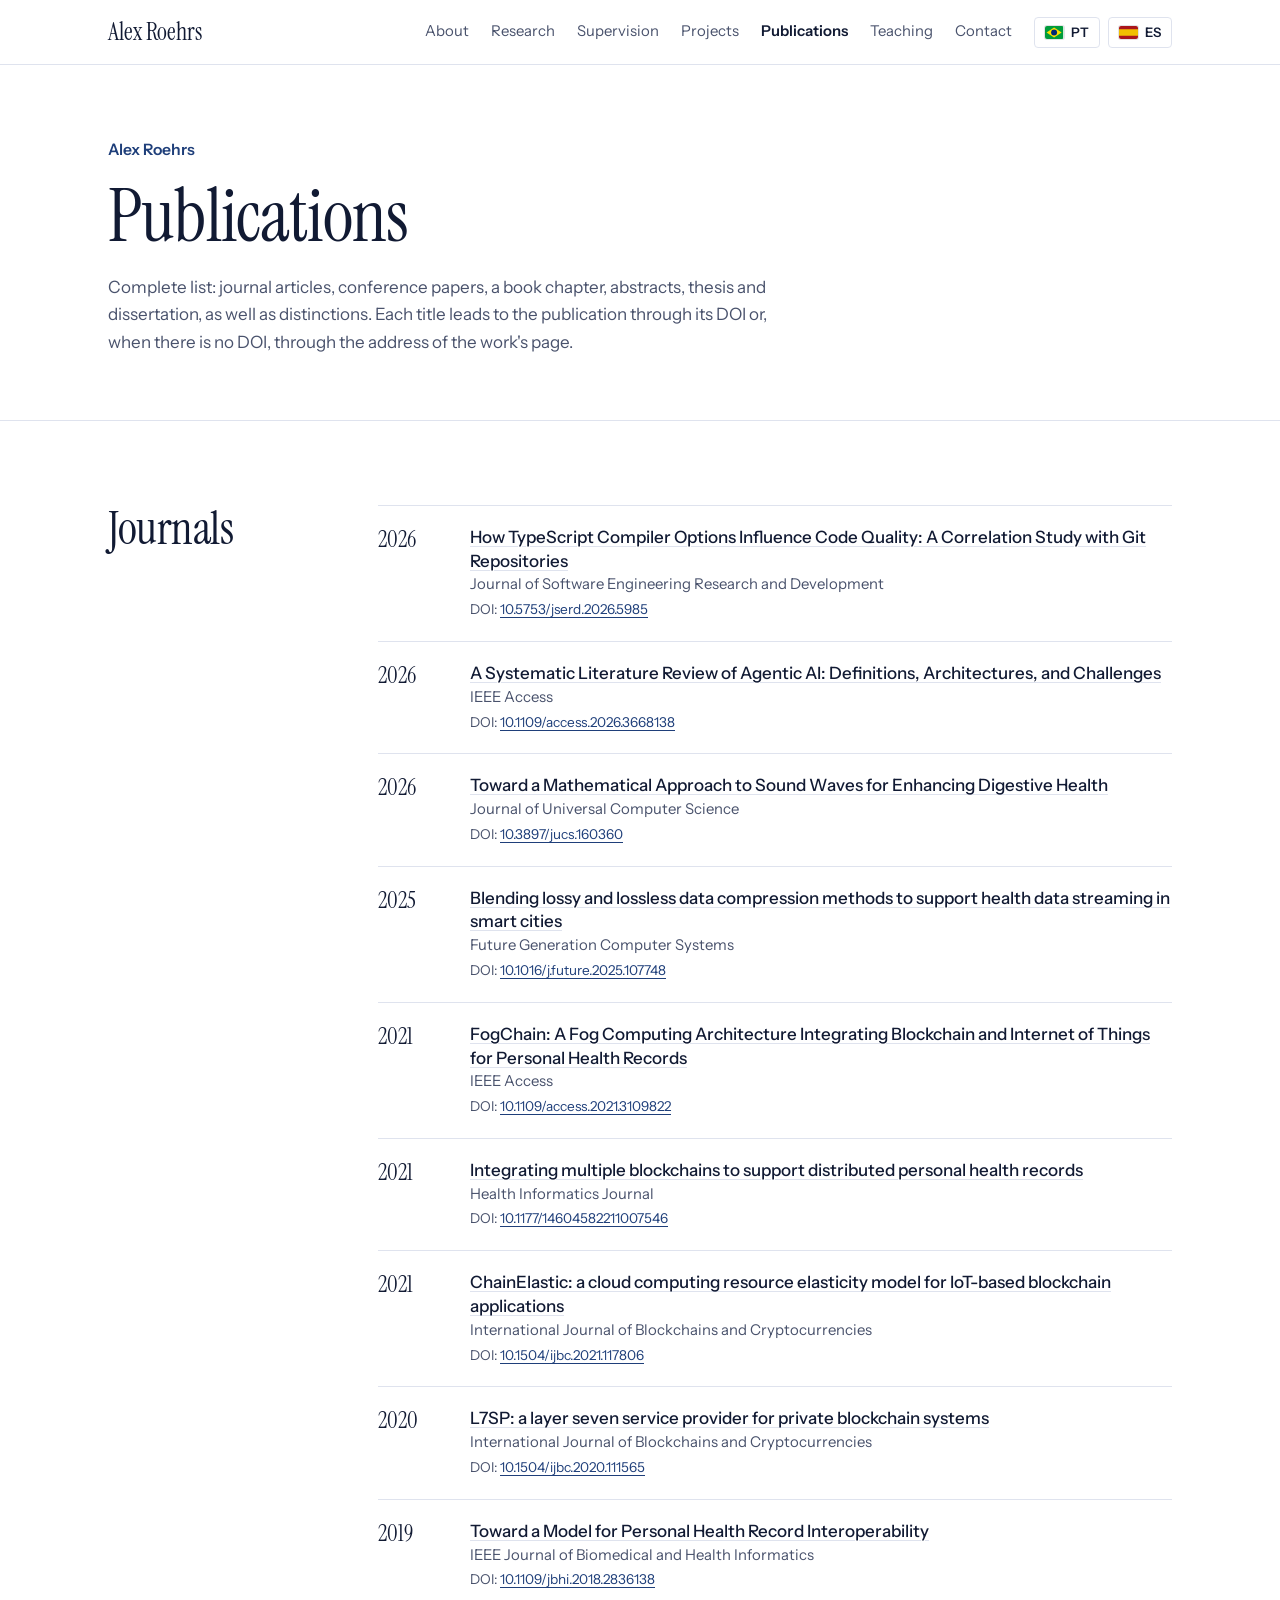
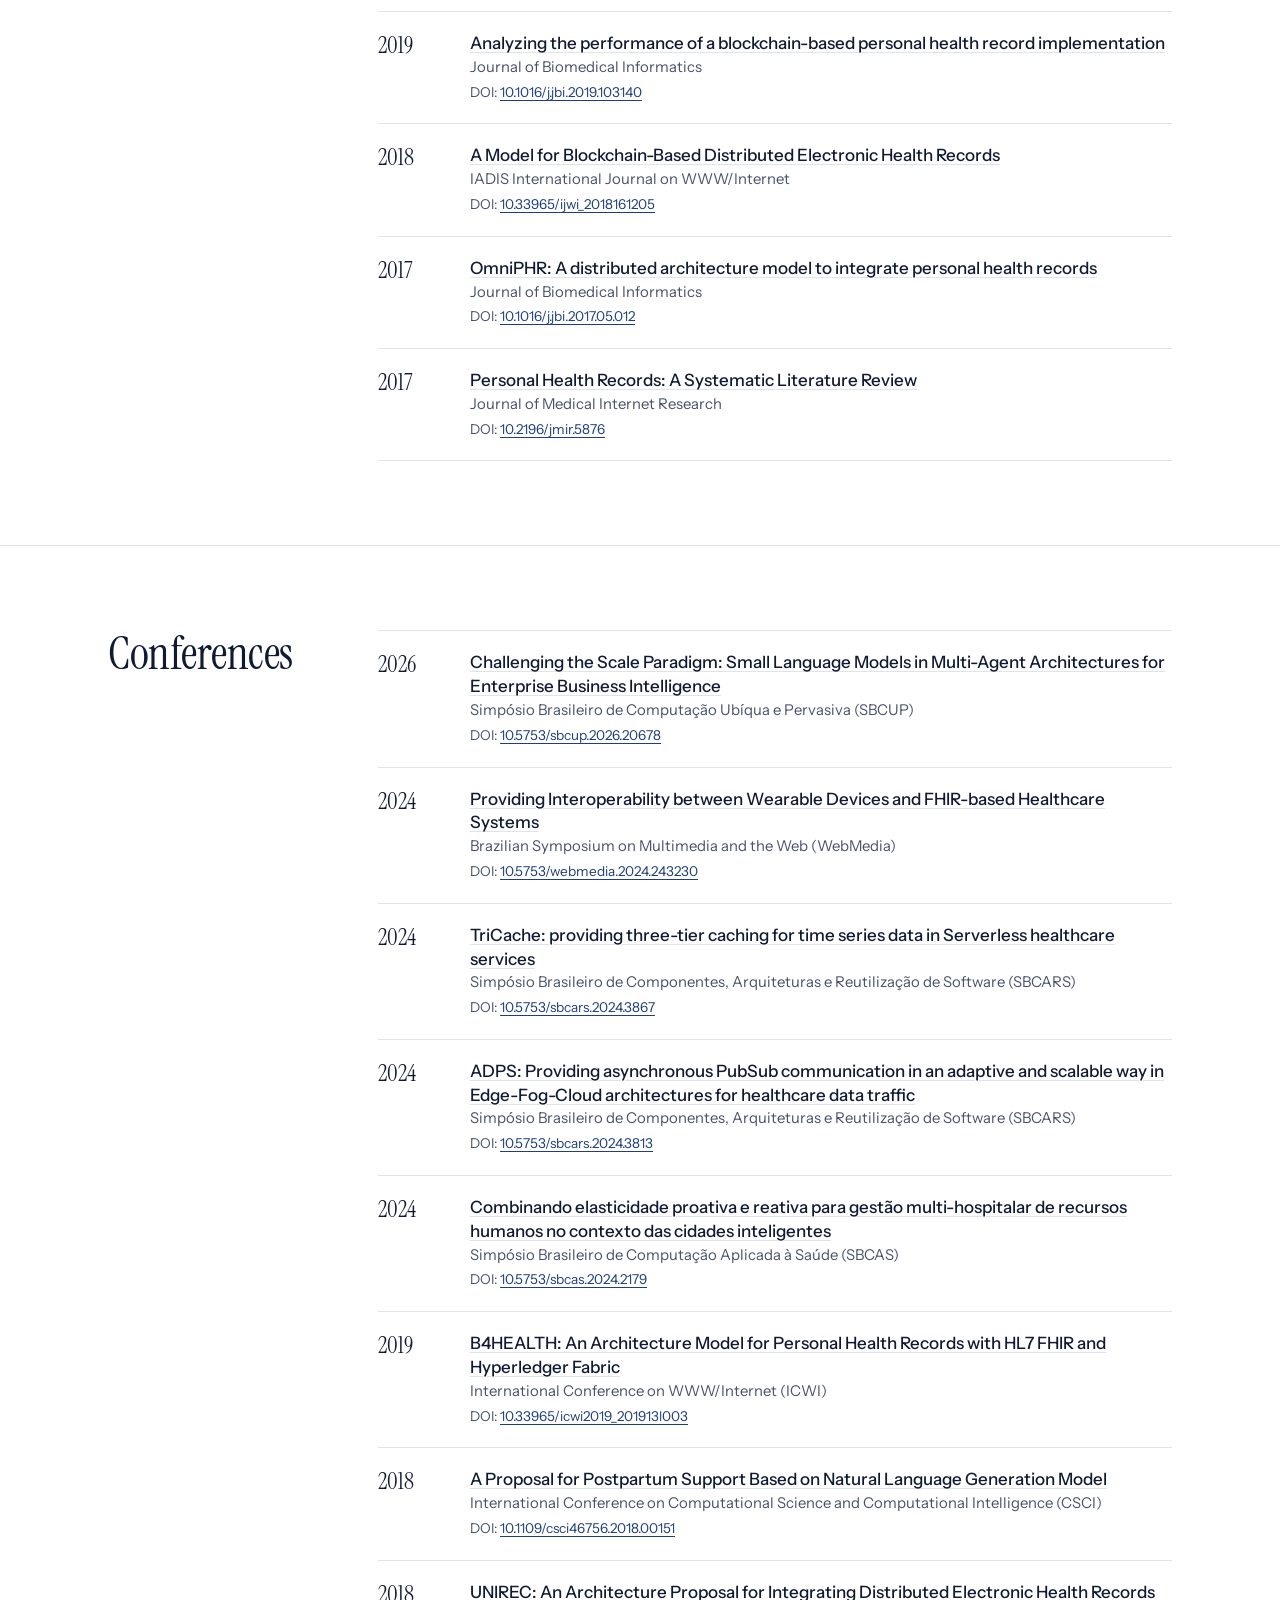
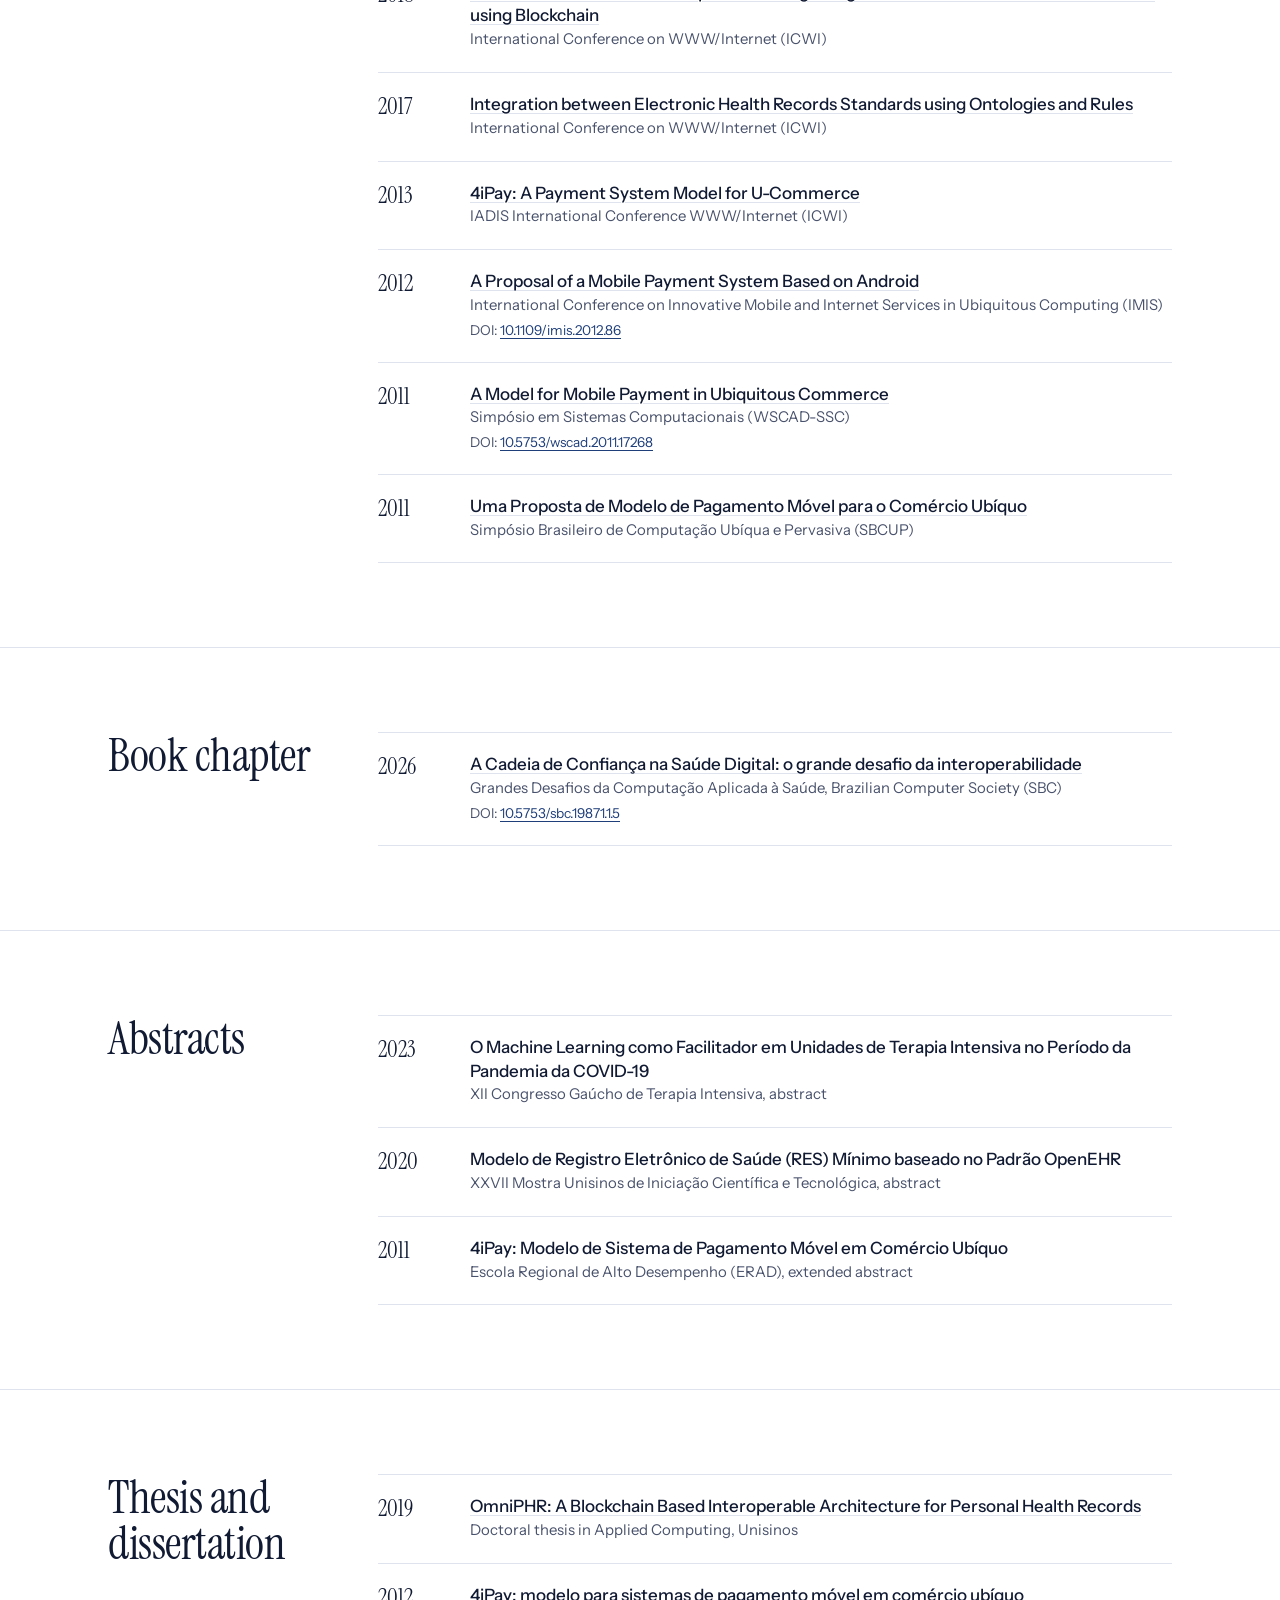
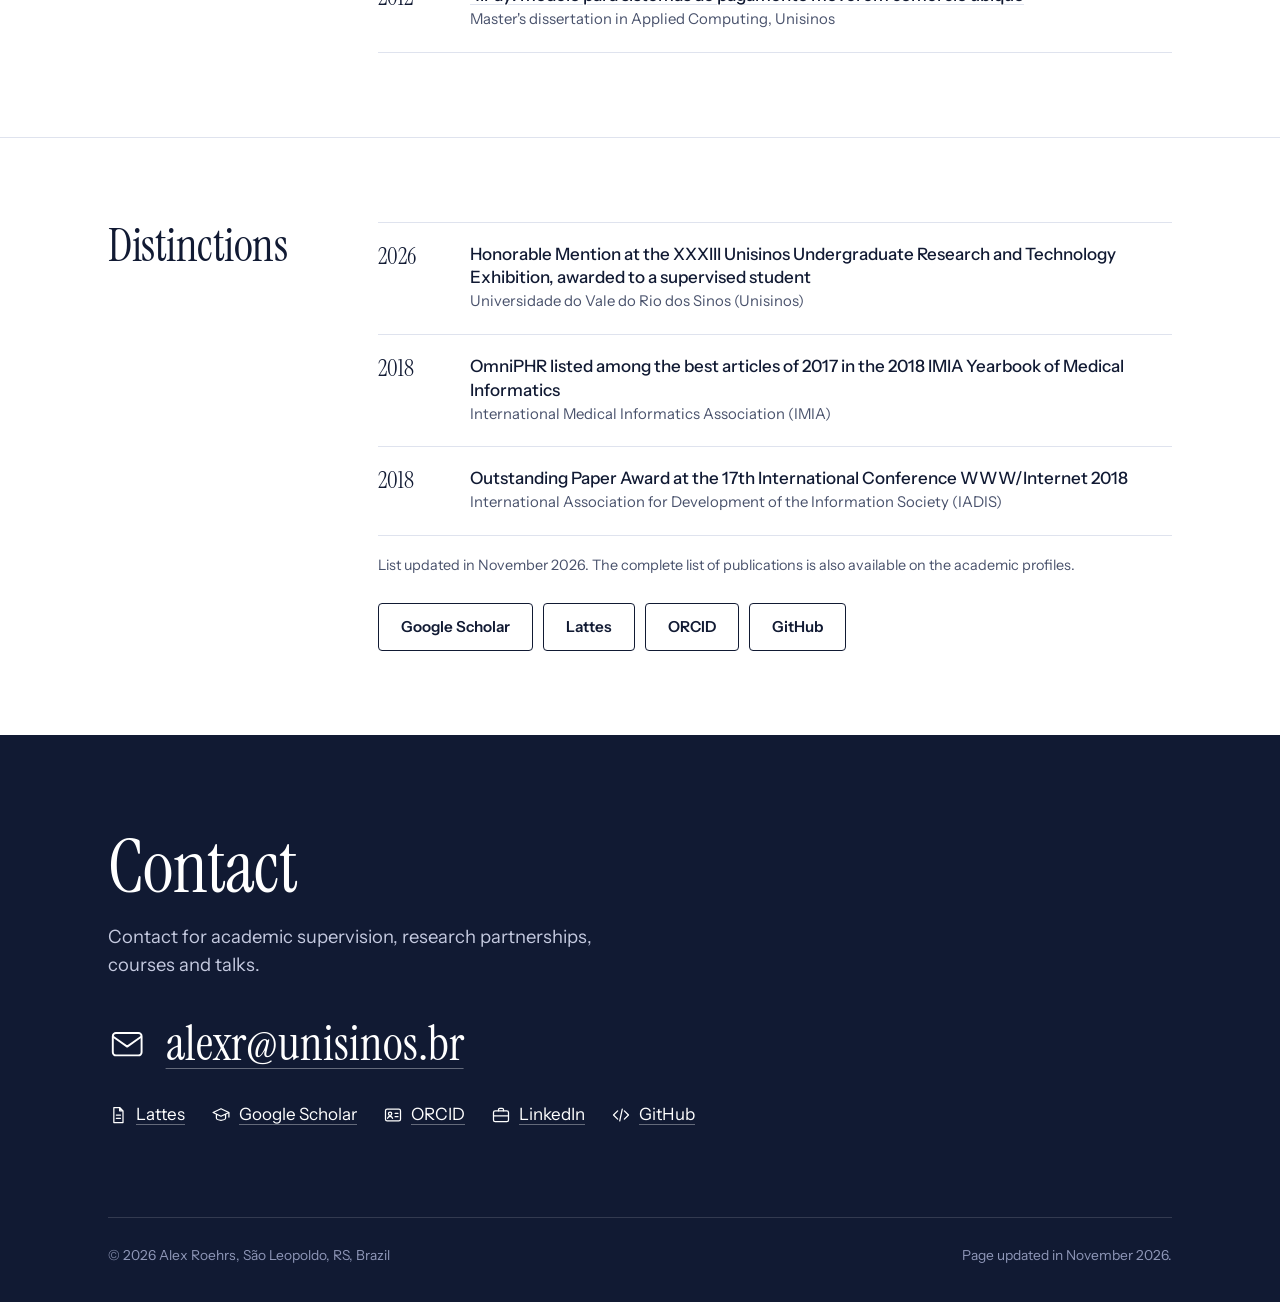
<file: en/publications/index.html>
<!DOCTYPE html>
<html lang="en">
<head>
<meta charset="utf-8">
<meta name="viewport" content="width=device-width, initial-scale=1">
<title>Publications | Alex Roehrs</title>
<meta name="description" content="List of publications by Alex Roehrs, professor and researcher at Unisinos, Brazil: complete list of journal articles, conference papers, a book chapter, thesis and dissertation, with the DOI of each publication.">
<meta name="author" content="Alex Roehrs">
<link rel="canonical" href="https://alexroehrs.com.br/en/publications/">
<link rel="alternate" hreflang="pt-BR" href="https://alexroehrs.com.br/publicacoes/">
<link rel="alternate" hreflang="en" href="https://alexroehrs.com.br/en/publications/">
<link rel="alternate" hreflang="es" href="https://alexroehrs.com.br/es/publicaciones/">
<link rel="alternate" hreflang="x-default" href="https://alexroehrs.com.br/publicacoes/">
<meta property="og:type" content="website">
<meta property="og:title" content="Publications | Alex Roehrs">
<meta property="og:description" content="List of publications by Alex Roehrs, professor and researcher at Unisinos, Brazil: complete list of journal articles, conference papers, a book chapter, thesis and dissertation, with the DOI of each publication.">
<meta property="og:url" content="https://alexroehrs.com.br/en/publications/">
<meta property="og:image" content="https://alexroehrs.com.br/assets/alex-roehrs.jpg">
<meta name="theme-color" content="#111a33">
<link rel="icon" href="data:image/svg+xml,%3Csvg xmlns='http://www.w3.org/2000/svg' viewBox='0 0 64 64'%3E%3Crect width='64' height='64' rx='14' fill='%23111a33'/%3E%3Ctext x='32' y='44' font-family='Georgia,serif' font-size='30' fill='white' text-anchor='middle'%3EAR%3C/text%3E%3C/svg%3E">
<link rel="stylesheet" href="../../assets/site.css">
<script type="application/ld+json">{"@context": "https://schema.org", "@type": "CollectionPage", "name": "Publications | Alex Roehrs", "url": "https://alexroehrs.com.br/en/publications/", "inLanguage": "en", "about": {"@type": "Person", "name": "Alex Roehrs", "url": "https://alexroehrs.com.br/"}}</script>
</head>
<body>
<a class="skip" href="#conteudo">Skip to content</a>
<header class="top"><div class="wrap">
  <a class="brand" href="../">Alex Roehrs</a>
  <input type="checkbox" id="menu-toggle" aria-label="Menu">
  <label class="burger" for="menu-toggle" aria-hidden="true">&#9776;</label>
  <nav class="menu" aria-label="Menu"><a href="../#sobre">About</a><a href="../#pesquisa">Research</a><a href="../#orientacao">Supervision</a><a href="../#projetos">Projects</a><a href="./" aria-current="page">Publications</a><a href="../#ensino">Teaching</a><a href="../#contato">Contact</a><span class="langs"><a class="lang" href="/publicacoes/" hreflang="pt-BR" title="Versão em português"><svg class="flag" viewBox="0 0 28 20" aria-hidden="true"><rect width="28" height="20" fill="#009c3b"/><path d="M14 2.4 25.6 10 14 17.6 2.4 10z" fill="#ffdf00"/><circle cx="14" cy="10" r="4.6" fill="#002776"/></svg>PT</a><a class="lang" href="/es/publicaciones/" hreflang="es" title="Versión en español"><svg class="flag" viewBox="0 0 30 20" aria-hidden="true"><rect width="30" height="20" fill="#AA151B"/><rect y="5" width="30" height="10" fill="#F1BF00"/></svg>ES</a></span></nav>
</div></header>

<main id="conteudo">
<section class="page-head"><div class="wrap">
  <p class="role"><a href="../">Alex Roehrs</a></p>
  <h1>Publications</h1>
  <p class="lead">Complete list: journal articles, conference papers, a book chapter, abstracts, thesis and dissertation, as well as distinctions. Each title leads to the publication through its DOI or, when there is no DOI, through the address of the work&#x27;s page.</p>
</div></section>

<section class="sec" id="periodicos"><div class="wrap sec-grid">
  <h2>Journals</h2>
  <div><ul class="rows pubs"><li class="row"><span class="yr">2026</span><div><div class="t" lang="en"><a href="https://doi.org/10.5753/jserd.2026.5985" rel="noopener">How TypeScript Compiler Options Influence Code Quality: A Correlation Study with Git Repositories</a></div><div class="v">Journal of Software Engineering Research and Development</div><div class="doi">DOI: <a href="https://doi.org/10.5753/jserd.2026.5985" rel="noopener">10.5753/jserd.2026.5985</a></div></div></li><li class="row"><span class="yr">2026</span><div><div class="t" lang="en"><a href="https://doi.org/10.1109/access.2026.3668138" rel="noopener">A Systematic Literature Review of Agentic AI: Definitions, Architectures, and Challenges</a></div><div class="v">IEEE Access</div><div class="doi">DOI: <a href="https://doi.org/10.1109/access.2026.3668138" rel="noopener">10.1109/access.2026.3668138</a></div></div></li><li class="row"><span class="yr">2026</span><div><div class="t" lang="en"><a href="https://doi.org/10.3897/jucs.160360" rel="noopener">Toward a Mathematical Approach to Sound Waves for Enhancing Digestive Health</a></div><div class="v">Journal of Universal Computer Science</div><div class="doi">DOI: <a href="https://doi.org/10.3897/jucs.160360" rel="noopener">10.3897/jucs.160360</a></div></div></li><li class="row"><span class="yr">2025</span><div><div class="t" lang="en"><a href="https://doi.org/10.1016/j.future.2025.107748" rel="noopener">Blending lossy and lossless data compression methods to support health data streaming in smart cities</a></div><div class="v">Future Generation Computer Systems</div><div class="doi">DOI: <a href="https://doi.org/10.1016/j.future.2025.107748" rel="noopener">10.1016/j.future.2025.107748</a></div></div></li><li class="row"><span class="yr">2021</span><div><div class="t" lang="en"><a href="https://doi.org/10.1109/access.2021.3109822" rel="noopener">FogChain: A Fog Computing Architecture Integrating Blockchain and Internet of Things for Personal Health Records</a></div><div class="v">IEEE Access</div><div class="doi">DOI: <a href="https://doi.org/10.1109/access.2021.3109822" rel="noopener">10.1109/access.2021.3109822</a></div></div></li><li class="row"><span class="yr">2021</span><div><div class="t" lang="en"><a href="https://doi.org/10.1177/14604582211007546" rel="noopener">Integrating multiple blockchains to support distributed personal health records</a></div><div class="v">Health Informatics Journal</div><div class="doi">DOI: <a href="https://doi.org/10.1177/14604582211007546" rel="noopener">10.1177/14604582211007546</a></div></div></li><li class="row"><span class="yr">2021</span><div><div class="t" lang="en"><a href="https://doi.org/10.1504/ijbc.2021.117806" rel="noopener">ChainElastic: a cloud computing resource elasticity model for IoT-based blockchain applications</a></div><div class="v">International Journal of Blockchains and Cryptocurrencies</div><div class="doi">DOI: <a href="https://doi.org/10.1504/ijbc.2021.117806" rel="noopener">10.1504/ijbc.2021.117806</a></div></div></li><li class="row"><span class="yr">2020</span><div><div class="t" lang="en"><a href="https://doi.org/10.1504/ijbc.2020.111565" rel="noopener">L7SP: a layer seven service provider for private blockchain systems</a></div><div class="v">International Journal of Blockchains and Cryptocurrencies</div><div class="doi">DOI: <a href="https://doi.org/10.1504/ijbc.2020.111565" rel="noopener">10.1504/ijbc.2020.111565</a></div></div></li><li class="row"><span class="yr">2019</span><div><div class="t" lang="en"><a href="https://doi.org/10.1109/jbhi.2018.2836138" rel="noopener">Toward a Model for Personal Health Record Interoperability</a></div><div class="v">IEEE Journal of Biomedical and Health Informatics</div><div class="doi">DOI: <a href="https://doi.org/10.1109/jbhi.2018.2836138" rel="noopener">10.1109/jbhi.2018.2836138</a></div></div></li><li class="row"><span class="yr">2019</span><div><div class="t" lang="en"><a href="https://doi.org/10.1016/j.jbi.2019.103140" rel="noopener">Analyzing the performance of a blockchain-based personal health record implementation</a></div><div class="v">Journal of Biomedical Informatics</div><div class="doi">DOI: <a href="https://doi.org/10.1016/j.jbi.2019.103140" rel="noopener">10.1016/j.jbi.2019.103140</a></div></div></li><li class="row"><span class="yr">2018</span><div><div class="t" lang="en"><a href="https://doi.org/10.33965/ijwi_2018161205" rel="noopener">A Model for Blockchain-Based Distributed Electronic Health Records</a></div><div class="v">IADIS International Journal on WWW/Internet</div><div class="doi">DOI: <a href="https://doi.org/10.33965/ijwi_2018161205" rel="noopener">10.33965/ijwi_2018161205</a></div></div></li><li class="row"><span class="yr">2017</span><div><div class="t" lang="en"><a href="https://doi.org/10.1016/j.jbi.2017.05.012" rel="noopener">OmniPHR: A distributed architecture model to integrate personal health records</a></div><div class="v">Journal of Biomedical Informatics</div><div class="doi">DOI: <a href="https://doi.org/10.1016/j.jbi.2017.05.012" rel="noopener">10.1016/j.jbi.2017.05.012</a></div></div></li><li class="row"><span class="yr">2017</span><div><div class="t" lang="en"><a href="https://doi.org/10.2196/jmir.5876" rel="noopener">Personal Health Records: A Systematic Literature Review</a></div><div class="v">Journal of Medical Internet Research</div><div class="doi">DOI: <a href="https://doi.org/10.2196/jmir.5876" rel="noopener">10.2196/jmir.5876</a></div></div></li></ul></div>
</div></section><section class="sec" id="eventos"><div class="wrap sec-grid">
  <h2>Conferences</h2>
  <div><ul class="rows pubs"><li class="row"><span class="yr">2026</span><div><div class="t" lang="en"><a href="https://doi.org/10.5753/sbcup.2026.20678" rel="noopener">Challenging the Scale Paradigm: Small Language Models in Multi-Agent Architectures for Enterprise Business Intelligence</a></div><div class="v">Simpósio Brasileiro de Computação Ubíqua e Pervasiva (SBCUP)</div><div class="doi">DOI: <a href="https://doi.org/10.5753/sbcup.2026.20678" rel="noopener">10.5753/sbcup.2026.20678</a></div></div></li><li class="row"><span class="yr">2024</span><div><div class="t" lang="en"><a href="https://doi.org/10.5753/webmedia.2024.243230" rel="noopener">Providing Interoperability between Wearable Devices and FHIR-based Healthcare Systems</a></div><div class="v">Brazilian Symposium on Multimedia and the Web (WebMedia)</div><div class="doi">DOI: <a href="https://doi.org/10.5753/webmedia.2024.243230" rel="noopener">10.5753/webmedia.2024.243230</a></div></div></li><li class="row"><span class="yr">2024</span><div><div class="t" lang="en"><a href="https://doi.org/10.5753/sbcars.2024.3867" rel="noopener">TriCache: providing three-tier caching for time series data in Serverless healthcare services</a></div><div class="v">Simpósio Brasileiro de Componentes, Arquiteturas e Reutilização de Software (SBCARS)</div><div class="doi">DOI: <a href="https://doi.org/10.5753/sbcars.2024.3867" rel="noopener">10.5753/sbcars.2024.3867</a></div></div></li><li class="row"><span class="yr">2024</span><div><div class="t" lang="en"><a href="https://doi.org/10.5753/sbcars.2024.3813" rel="noopener">ADPS: Providing asynchronous PubSub communication in an adaptive and scalable way in Edge-Fog-Cloud architectures for healthcare data traffic</a></div><div class="v">Simpósio Brasileiro de Componentes, Arquiteturas e Reutilização de Software (SBCARS)</div><div class="doi">DOI: <a href="https://doi.org/10.5753/sbcars.2024.3813" rel="noopener">10.5753/sbcars.2024.3813</a></div></div></li><li class="row"><span class="yr">2024</span><div><div class="t" lang="pt-BR"><a href="https://doi.org/10.5753/sbcas.2024.2179" rel="noopener">Combinando elasticidade proativa e reativa para gestão multi-hospitalar de recursos humanos no contexto das cidades inteligentes</a></div><div class="v">Simpósio Brasileiro de Computação Aplicada à Saúde (SBCAS)</div><div class="doi">DOI: <a href="https://doi.org/10.5753/sbcas.2024.2179" rel="noopener">10.5753/sbcas.2024.2179</a></div></div></li><li class="row"><span class="yr">2019</span><div><div class="t" lang="en"><a href="https://doi.org/10.33965/icwi2019_201913l003" rel="noopener">B4HEALTH: An Architecture Model for Personal Health Records with HL7 FHIR and Hyperledger Fabric</a></div><div class="v">International Conference on WWW/Internet (ICWI)</div><div class="doi">DOI: <a href="https://doi.org/10.33965/icwi2019_201913l003" rel="noopener">10.33965/icwi2019_201913l003</a></div></div></li><li class="row"><span class="yr">2018</span><div><div class="t" lang="en"><a href="https://doi.org/10.1109/csci46756.2018.00151" rel="noopener">A Proposal for Postpartum Support Based on Natural Language Generation Model</a></div><div class="v">International Conference on Computational Science and Computational Intelligence (CSCI)</div><div class="doi">DOI: <a href="https://doi.org/10.1109/csci46756.2018.00151" rel="noopener">10.1109/csci46756.2018.00151</a></div></div></li><li class="row"><span class="yr">2018</span><div><div class="t" lang="en"><a href="https://www.iadisportal.org/digital-library/unirec-an-architecture-proposal-for-integrating-distributed-electronic-health-records-using-blockchain" rel="noopener">UNIREC: An Architecture Proposal for Integrating Distributed Electronic Health Records using Blockchain</a></div><div class="v">International Conference on WWW/Internet (ICWI)</div></div></li><li class="row"><span class="yr">2017</span><div><div class="t" lang="en"><a href="https://www.iadisportal.org/digital-library/integration-between-electronic-health-records-standards-using-ontologies-and-rules" rel="noopener">Integration between Electronic Health Records Standards using Ontologies and Rules</a></div><div class="v">International Conference on WWW/Internet (ICWI)</div></div></li><li class="row"><span class="yr">2013</span><div><div class="t" lang="en"><a href="https://www.iadisportal.org/digital-library/4ipay-a-payment-system-model-for-u-commerce" rel="noopener">4iPay: A Payment System Model for U-Commerce</a></div><div class="v">IADIS International Conference WWW/Internet (ICWI)</div></div></li><li class="row"><span class="yr">2012</span><div><div class="t" lang="en"><a href="https://doi.org/10.1109/imis.2012.86" rel="noopener">A Proposal of a Mobile Payment System Based on Android</a></div><div class="v">International Conference on Innovative Mobile and Internet Services in Ubiquitous Computing (IMIS)</div><div class="doi">DOI: <a href="https://doi.org/10.1109/imis.2012.86" rel="noopener">10.1109/imis.2012.86</a></div></div></li><li class="row"><span class="yr">2011</span><div><div class="t" lang="en"><a href="https://doi.org/10.5753/wscad.2011.17268" rel="noopener">A Model for Mobile Payment in Ubiquitous Commerce</a></div><div class="v">Simpósio em Sistemas Computacionais (WSCAD-SSC)</div><div class="doi">DOI: <a href="https://doi.org/10.5753/wscad.2011.17268" rel="noopener">10.5753/wscad.2011.17268</a></div></div></li><li class="row"><span class="yr">2011</span><div><div class="t" lang="pt-BR"><a href="https://sol.sbc.org.br/index.php/sbcup/article/view/29195" rel="noopener">Uma Proposta de Modelo de Pagamento Móvel para o Comércio Ubíquo</a></div><div class="v">Simpósio Brasileiro de Computação Ubíqua e Pervasiva (SBCUP)</div></div></li></ul></div>
</div></section><section class="sec" id="capitulo"><div class="wrap sec-grid">
  <h2>Book chapter</h2>
  <div><ul class="rows pubs"><li class="row"><span class="yr">2026</span><div><div class="t" lang="pt-BR"><a href="https://doi.org/10.5753/sbc.19871.1.5" rel="noopener">A Cadeia de Confiança na Saúde Digital: o grande desafio da interoperabilidade</a></div><div class="v">Grandes Desafios da Computação Aplicada à Saúde, Brazilian Computer Society (SBC)</div><div class="doi">DOI: <a href="https://doi.org/10.5753/sbc.19871.1.5" rel="noopener">10.5753/sbc.19871.1.5</a></div></div></li></ul></div>
</div></section><section class="sec" id="resumos"><div class="wrap sec-grid">
  <h2>Abstracts</h2>
  <div><ul class="rows pubs"><li class="row"><span class="yr">2023</span><div><div class="t" lang="pt-BR">O Machine Learning como Facilitador em Unidades de Terapia Intensiva no Período da Pandemia da COVID-19</div><div class="v">XII Congresso Gaúcho de Terapia Intensiva, abstract</div></div></li><li class="row"><span class="yr">2020</span><div><div class="t" lang="pt-BR">Modelo de Registro Eletrônico de Saúde (RES) Mínimo baseado no Padrão OpenEHR</div><div class="v">XXVII Mostra Unisinos de Iniciação Científica e Tecnológica, abstract</div></div></li><li class="row"><span class="yr">2011</span><div><div class="t" lang="pt-BR">4iPay: Modelo de Sistema de Pagamento Móvel em Comércio Ubíquo</div><div class="v">Escola Regional de Alto Desempenho (ERAD), extended abstract</div></div></li></ul></div>
</div></section><section class="sec" id="teses"><div class="wrap sec-grid">
  <h2>Thesis and dissertation</h2>
  <div><ul class="rows pubs"><li class="row"><span class="yr">2019</span><div><div class="t" lang="en"><a href="https://repositorio.jesuita.org.br/handle/UNISINOS/8867" rel="noopener">OmniPHR: A Blockchain Based Interoperable Architecture for Personal Health Records</a></div><div class="v">Doctoral thesis in Applied Computing, Unisinos</div></div></li><li class="row"><span class="yr">2012</span><div><div class="t" lang="pt-BR"><a href="https://repositorio.jesuita.org.br/handle/UNISINOS/3140" rel="noopener">4iPay: modelo para sistemas de pagamento móvel em comércio ubíquo</a></div><div class="v">Master&#x27;s dissertation in Applied Computing, Unisinos</div></div></li></ul></div>
</div></section><section class="sec" id="distincoes"><div class="wrap sec-grid">
  <h2>Distinctions</h2>
  <div><ul class="rows pubs"><li class="row"><span class="yr">2026</span><div><div class="t" lang="en">Honorable Mention at the XXXIII Unisinos Undergraduate Research and Technology Exhibition, awarded to a supervised student</div><div class="v">Universidade do Vale do Rio dos Sinos (Unisinos)</div></div></li><li class="row"><span class="yr">2018</span><div><div class="t" lang="en">OmniPHR listed among the best articles of 2017 in the 2018 IMIA Yearbook of Medical Informatics</div><div class="v">International Medical Informatics Association (IMIA)</div></div></li><li class="row"><span class="yr">2018</span><div><div class="t" lang="en">Outstanding Paper Award at the 17th International Conference WWW/Internet 2018</div><div class="v">International Association for Development of the Information Society (IADIS)</div></div></li></ul><p class="note">List updated in November 2026. The complete list of publications is also available on the academic profiles.</p><div class="links"><a class="btn" href="https://scholar.google.com.br/citations?user=oyqxVYIAAAAJ&amp;hl=en" rel="me noopener">Google Scholar</a><a class="btn" href="https://busca-cv-lattes.cnpq.br/curriculo/7563231619126505" rel="me noopener">Lattes</a><a class="btn" href="https://orcid.org/0000-0003-0312-1310" rel="me noopener">ORCID</a><a class="btn" href="https://github.com/alexroehrs" rel="me noopener">GitHub</a></div></div>
</div></section>

<section class="contact" id="contato"><div class="wrap">
  <h2>Contact</h2>
  <p class="intro">Contact for academic supervision, research partnerships, courses and talks.</p>
  <a class="mail" href="mailto:alexr@unisinos.br"><svg class="ico" viewBox="0 0 24 24" fill="none" stroke="currentColor" stroke-width="1.5" stroke-linecap="round" stroke-linejoin="round" aria-hidden="true"><rect x="3" y="5" width="18" height="14" rx="2"/><path d="M3.5 7.5l8.5 6 8.5-6"/></svg><span>alexr@unisinos.br</span></a>
  <ul class="profiles"><li><a href="https://busca-cv-lattes.cnpq.br/curriculo/7563231619126505" rel="me noopener"><svg class="ico" viewBox="0 0 24 24" fill="none" stroke="currentColor" stroke-width="1.5" stroke-linecap="round" stroke-linejoin="round" aria-hidden="true"><path d="M7 3h7l4 4v14H7zM14 3v4h4M10 12h5M10 16h5"/></svg><span>Lattes</span></a></li><li><a href="https://scholar.google.com.br/citations?user=oyqxVYIAAAAJ&amp;hl=en" rel="me noopener"><svg class="ico" viewBox="0 0 24 24" fill="none" stroke="currentColor" stroke-width="1.5" stroke-linecap="round" stroke-linejoin="round" aria-hidden="true"><path d="M2.5 9L12 4.5 21.5 9 12 13.5zM6.5 11v4.5c0 1.4 2.5 2.8 5.5 2.8s5.5-1.4 5.5-2.8V11M21.5 9v5.5"/></svg><span>Google Scholar</span></a></li><li><a href="https://orcid.org/0000-0003-0312-1310" rel="me noopener"><svg class="ico" viewBox="0 0 24 24" fill="none" stroke="currentColor" stroke-width="1.5" stroke-linecap="round" stroke-linejoin="round" aria-hidden="true"><rect x="3" y="5" width="18" height="14" rx="2"/><circle cx="8.5" cy="10.5" r="2"/><path d="M5.5 16c.6-1.6 1.7-2.4 3-2.4s2.4.8 3 2.4M14.5 10h3.5M14.5 14h3.5"/></svg><span>ORCID</span></a></li><li><a href="https://www.linkedin.com/in/alexroehrs/" rel="me noopener"><svg class="ico" viewBox="0 0 24 24" fill="none" stroke="currentColor" stroke-width="1.5" stroke-linecap="round" stroke-linejoin="round" aria-hidden="true"><rect x="3" y="7" width="18" height="13" rx="2"/><path d="M9 7V5.5a1.5 1.5 0 0 1 1.5-1.5h3A1.5 1.5 0 0 1 15 5.5V7M3 13h18"/></svg><span>LinkedIn</span></a></li><li><a href="https://github.com/alexroehrs" rel="me noopener"><svg class="ico" viewBox="0 0 24 24" fill="none" stroke="currentColor" stroke-width="1.5" stroke-linecap="round" stroke-linejoin="round" aria-hidden="true"><path d="M8 7l-5 5 5 5M16 7l5 5-5 5M13.5 5l-3 14"/></svg><span>GitHub</span></a></li></ul>
  <div class="foot"><span>&copy; 2026 Alex Roehrs, São Leopoldo, RS, Brazil</span><span>Page updated in November 2026.</span></div>
</div></section>
</main>
</body>
</html>
</file>
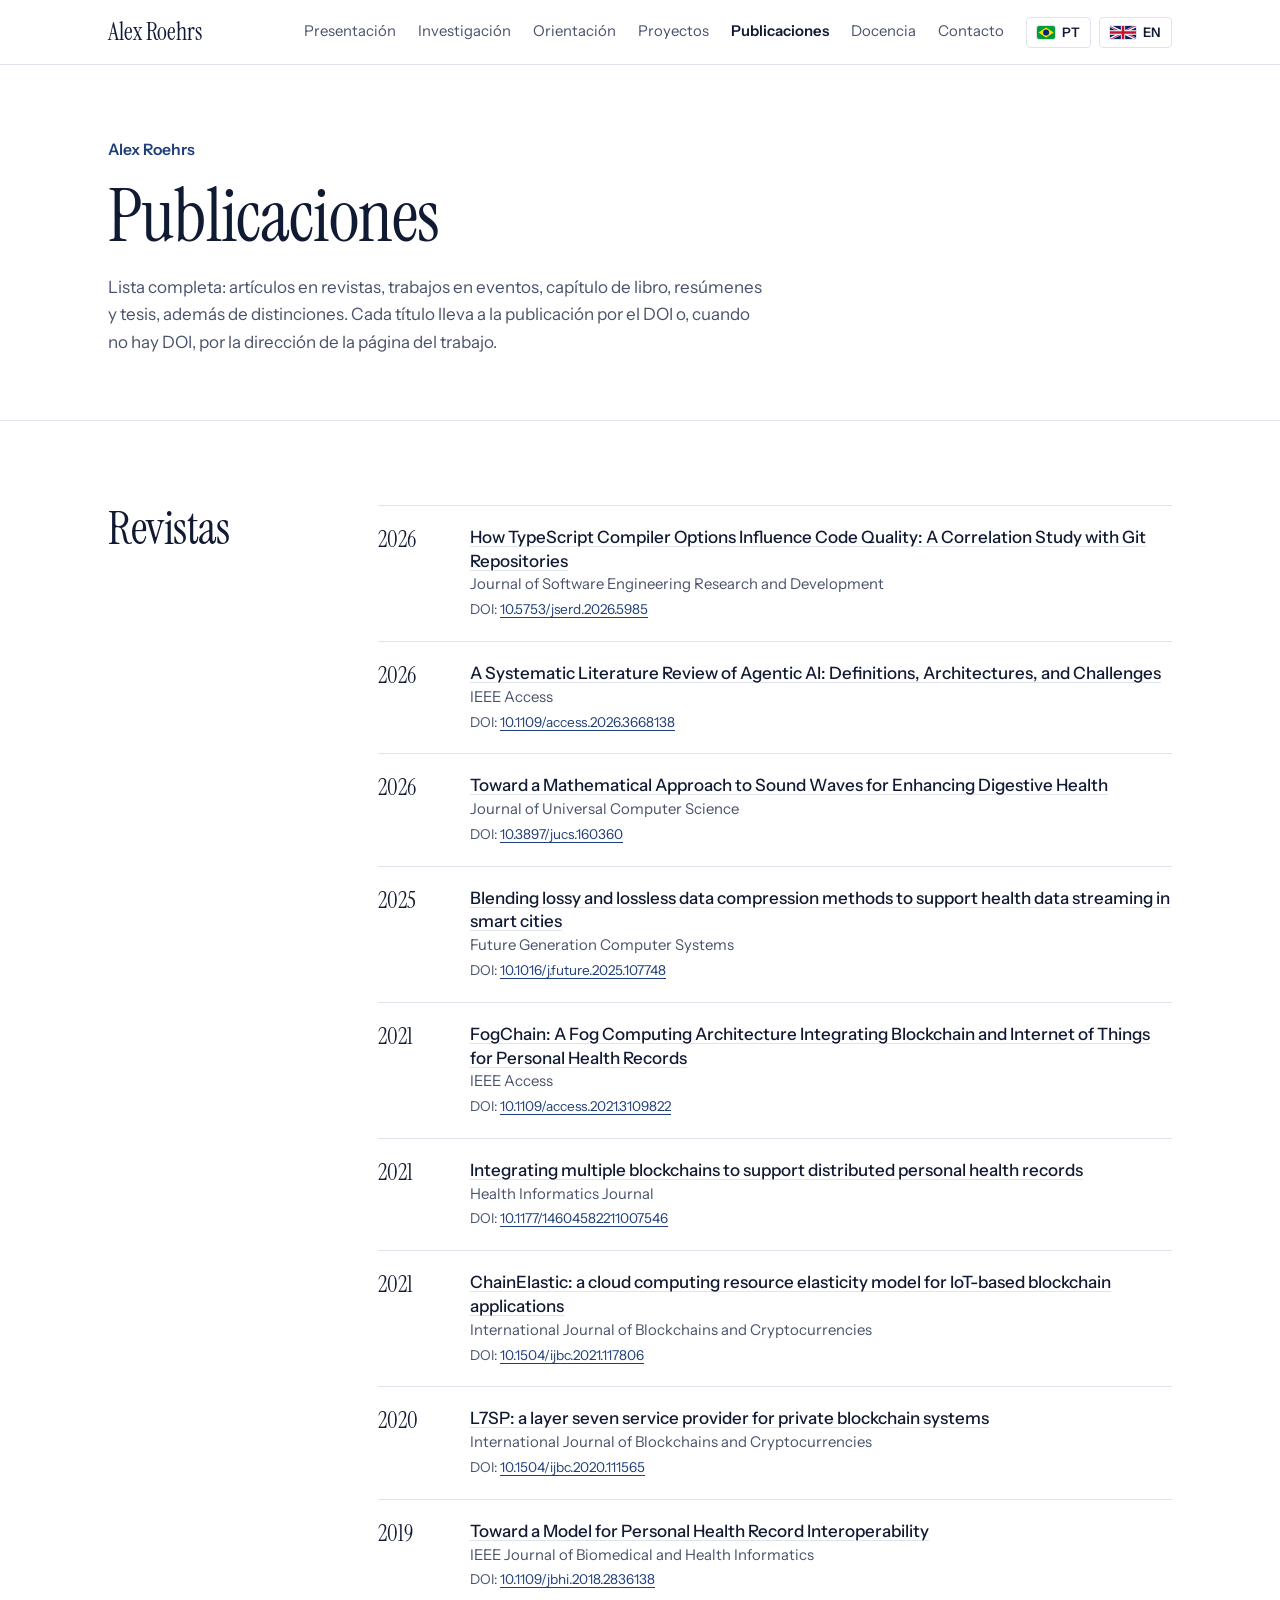
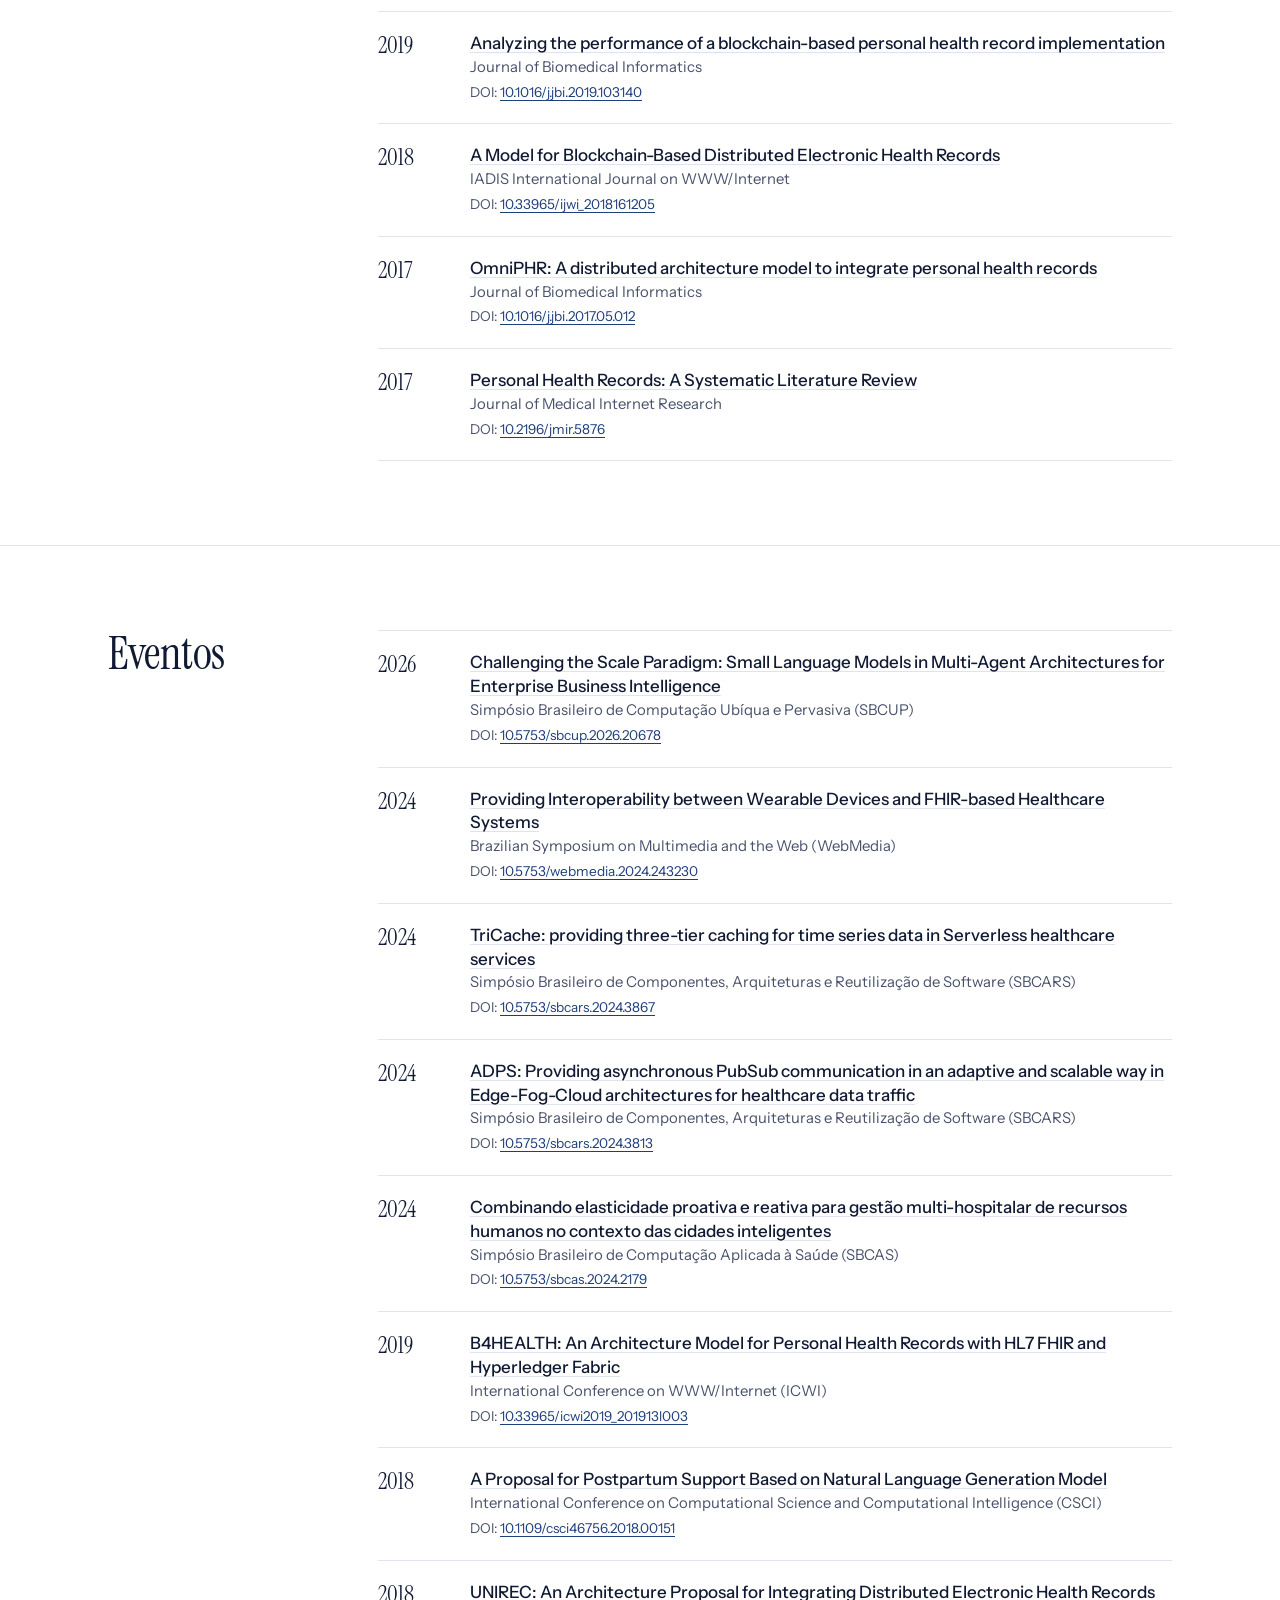
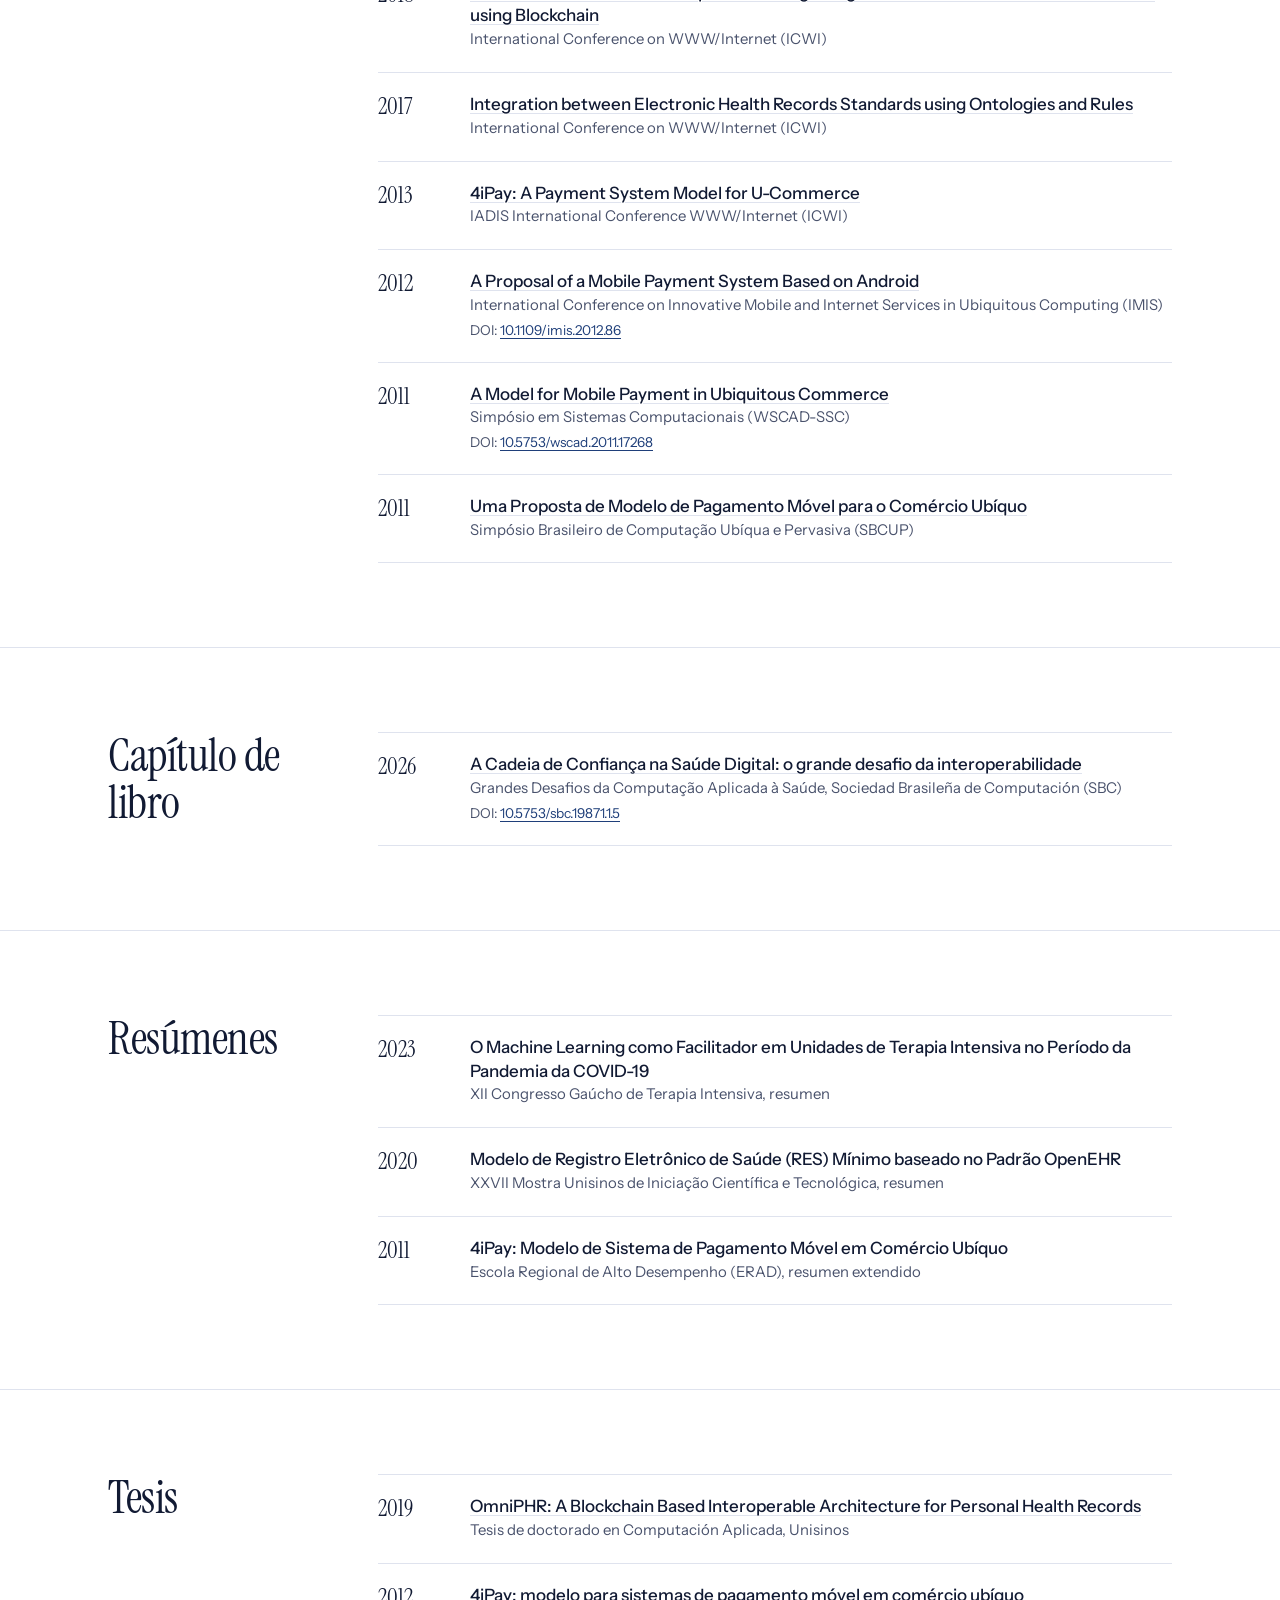
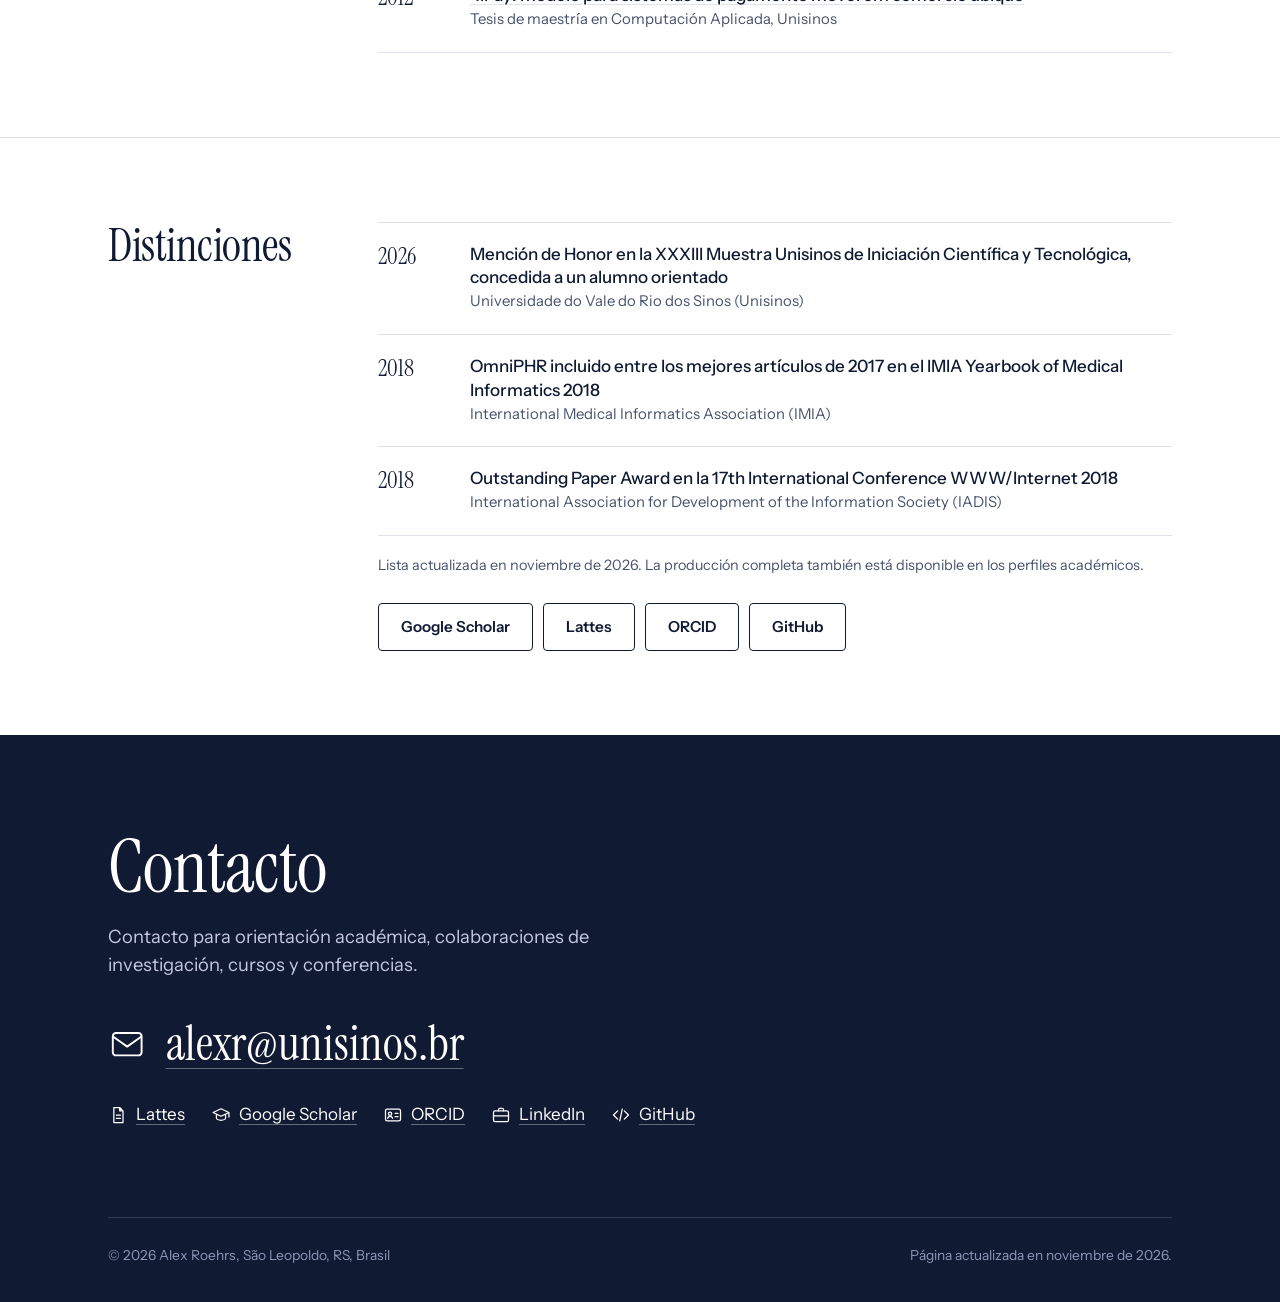
<file: es/publicaciones/index.html>
<!DOCTYPE html>
<html lang="es">
<head>
<meta charset="utf-8">
<meta name="viewport" content="width=device-width, initial-scale=1">
<title>Publicaciones | Alex Roehrs</title>
<meta name="description" content="Lista de publicaciones de Alex Roehrs, profesor e investigador de Unisinos, Brasil: lista completa de artículos en revistas, trabajos en eventos, capítulo de libro y tesis, con el DOI de cada publicación.">
<meta name="author" content="Alex Roehrs">
<link rel="canonical" href="https://alexroehrs.com.br/es/publicaciones/">
<link rel="alternate" hreflang="pt-BR" href="https://alexroehrs.com.br/publicacoes/">
<link rel="alternate" hreflang="en" href="https://alexroehrs.com.br/en/publications/">
<link rel="alternate" hreflang="es" href="https://alexroehrs.com.br/es/publicaciones/">
<link rel="alternate" hreflang="x-default" href="https://alexroehrs.com.br/publicacoes/">
<meta property="og:type" content="website">
<meta property="og:title" content="Publicaciones | Alex Roehrs">
<meta property="og:description" content="Lista de publicaciones de Alex Roehrs, profesor e investigador de Unisinos, Brasil: lista completa de artículos en revistas, trabajos en eventos, capítulo de libro y tesis, con el DOI de cada publicación.">
<meta property="og:url" content="https://alexroehrs.com.br/es/publicaciones/">
<meta property="og:image" content="https://alexroehrs.com.br/assets/alex-roehrs.jpg">
<meta name="theme-color" content="#111a33">
<link rel="icon" href="data:image/svg+xml,%3Csvg xmlns='http://www.w3.org/2000/svg' viewBox='0 0 64 64'%3E%3Crect width='64' height='64' rx='14' fill='%23111a33'/%3E%3Ctext x='32' y='44' font-family='Georgia,serif' font-size='30' fill='white' text-anchor='middle'%3EAR%3C/text%3E%3C/svg%3E">
<link rel="stylesheet" href="../../assets/site.css">
<script type="application/ld+json">{"@context": "https://schema.org", "@type": "CollectionPage", "name": "Publicaciones | Alex Roehrs", "url": "https://alexroehrs.com.br/es/publicaciones/", "inLanguage": "es", "about": {"@type": "Person", "name": "Alex Roehrs", "url": "https://alexroehrs.com.br/"}}</script>
</head>
<body>
<a class="skip" href="#conteudo">Ir al contenido</a>
<header class="top"><div class="wrap">
  <a class="brand" href="../">Alex Roehrs</a>
  <input type="checkbox" id="menu-toggle" aria-label="Menu">
  <label class="burger" for="menu-toggle" aria-hidden="true">&#9776;</label>
  <nav class="menu" aria-label="Menu"><a href="../#sobre">Presentación</a><a href="../#pesquisa">Investigación</a><a href="../#orientacao">Orientación</a><a href="../#projetos">Proyectos</a><a href="./" aria-current="page">Publicaciones</a><a href="../#ensino">Docencia</a><a href="../#contato">Contacto</a><span class="langs"><a class="lang" href="/publicacoes/" hreflang="pt-BR" title="Versão em português"><svg class="flag" viewBox="0 0 28 20" aria-hidden="true"><rect width="28" height="20" fill="#009c3b"/><path d="M14 2.4 25.6 10 14 17.6 2.4 10z" fill="#ffdf00"/><circle cx="14" cy="10" r="4.6" fill="#002776"/></svg>PT</a><a class="lang" href="/en/publications/" hreflang="en" title="English version"><svg class="flag" viewBox="0 0 60 30" aria-hidden="true"><clipPath id="fs"><path d="M0,0 v30 h60 v-30 z"/></clipPath><clipPath id="ft"><path d="M30,15 h30 v15 z v15 h-30 z h-30 v-15 z v-15 h30 z"/></clipPath><g clip-path="url(#fs)"><path d="M0,0 v30 h60 v-30 z" fill="#012169"/><path d="M0,0 L60,30 M60,0 L0,30" stroke="#fff" stroke-width="6"/><path d="M0,0 L60,30 M60,0 L0,30" clip-path="url(#ft)" stroke="#C8102E" stroke-width="4"/><path d="M30,0 v30 M0,15 h60" stroke="#fff" stroke-width="10"/><path d="M30,0 v30 M0,15 h60" stroke="#C8102E" stroke-width="6"/></g></svg>EN</a></span></nav>
</div></header>

<main id="conteudo">
<section class="page-head"><div class="wrap">
  <p class="role"><a href="../">Alex Roehrs</a></p>
  <h1>Publicaciones</h1>
  <p class="lead">Lista completa: artículos en revistas, trabajos en eventos, capítulo de libro, resúmenes y tesis, además de distinciones. Cada título lleva a la publicación por el DOI o, cuando no hay DOI, por la dirección de la página del trabajo.</p>
</div></section>

<section class="sec" id="periodicos"><div class="wrap sec-grid">
  <h2>Revistas</h2>
  <div><ul class="rows pubs"><li class="row"><span class="yr">2026</span><div><div class="t" lang="en"><a href="https://doi.org/10.5753/jserd.2026.5985" rel="noopener">How TypeScript Compiler Options Influence Code Quality: A Correlation Study with Git Repositories</a></div><div class="v">Journal of Software Engineering Research and Development</div><div class="doi">DOI: <a href="https://doi.org/10.5753/jserd.2026.5985" rel="noopener">10.5753/jserd.2026.5985</a></div></div></li><li class="row"><span class="yr">2026</span><div><div class="t" lang="en"><a href="https://doi.org/10.1109/access.2026.3668138" rel="noopener">A Systematic Literature Review of Agentic AI: Definitions, Architectures, and Challenges</a></div><div class="v">IEEE Access</div><div class="doi">DOI: <a href="https://doi.org/10.1109/access.2026.3668138" rel="noopener">10.1109/access.2026.3668138</a></div></div></li><li class="row"><span class="yr">2026</span><div><div class="t" lang="en"><a href="https://doi.org/10.3897/jucs.160360" rel="noopener">Toward a Mathematical Approach to Sound Waves for Enhancing Digestive Health</a></div><div class="v">Journal of Universal Computer Science</div><div class="doi">DOI: <a href="https://doi.org/10.3897/jucs.160360" rel="noopener">10.3897/jucs.160360</a></div></div></li><li class="row"><span class="yr">2025</span><div><div class="t" lang="en"><a href="https://doi.org/10.1016/j.future.2025.107748" rel="noopener">Blending lossy and lossless data compression methods to support health data streaming in smart cities</a></div><div class="v">Future Generation Computer Systems</div><div class="doi">DOI: <a href="https://doi.org/10.1016/j.future.2025.107748" rel="noopener">10.1016/j.future.2025.107748</a></div></div></li><li class="row"><span class="yr">2021</span><div><div class="t" lang="en"><a href="https://doi.org/10.1109/access.2021.3109822" rel="noopener">FogChain: A Fog Computing Architecture Integrating Blockchain and Internet of Things for Personal Health Records</a></div><div class="v">IEEE Access</div><div class="doi">DOI: <a href="https://doi.org/10.1109/access.2021.3109822" rel="noopener">10.1109/access.2021.3109822</a></div></div></li><li class="row"><span class="yr">2021</span><div><div class="t" lang="en"><a href="https://doi.org/10.1177/14604582211007546" rel="noopener">Integrating multiple blockchains to support distributed personal health records</a></div><div class="v">Health Informatics Journal</div><div class="doi">DOI: <a href="https://doi.org/10.1177/14604582211007546" rel="noopener">10.1177/14604582211007546</a></div></div></li><li class="row"><span class="yr">2021</span><div><div class="t" lang="en"><a href="https://doi.org/10.1504/ijbc.2021.117806" rel="noopener">ChainElastic: a cloud computing resource elasticity model for IoT-based blockchain applications</a></div><div class="v">International Journal of Blockchains and Cryptocurrencies</div><div class="doi">DOI: <a href="https://doi.org/10.1504/ijbc.2021.117806" rel="noopener">10.1504/ijbc.2021.117806</a></div></div></li><li class="row"><span class="yr">2020</span><div><div class="t" lang="en"><a href="https://doi.org/10.1504/ijbc.2020.111565" rel="noopener">L7SP: a layer seven service provider for private blockchain systems</a></div><div class="v">International Journal of Blockchains and Cryptocurrencies</div><div class="doi">DOI: <a href="https://doi.org/10.1504/ijbc.2020.111565" rel="noopener">10.1504/ijbc.2020.111565</a></div></div></li><li class="row"><span class="yr">2019</span><div><div class="t" lang="en"><a href="https://doi.org/10.1109/jbhi.2018.2836138" rel="noopener">Toward a Model for Personal Health Record Interoperability</a></div><div class="v">IEEE Journal of Biomedical and Health Informatics</div><div class="doi">DOI: <a href="https://doi.org/10.1109/jbhi.2018.2836138" rel="noopener">10.1109/jbhi.2018.2836138</a></div></div></li><li class="row"><span class="yr">2019</span><div><div class="t" lang="en"><a href="https://doi.org/10.1016/j.jbi.2019.103140" rel="noopener">Analyzing the performance of a blockchain-based personal health record implementation</a></div><div class="v">Journal of Biomedical Informatics</div><div class="doi">DOI: <a href="https://doi.org/10.1016/j.jbi.2019.103140" rel="noopener">10.1016/j.jbi.2019.103140</a></div></div></li><li class="row"><span class="yr">2018</span><div><div class="t" lang="en"><a href="https://doi.org/10.33965/ijwi_2018161205" rel="noopener">A Model for Blockchain-Based Distributed Electronic Health Records</a></div><div class="v">IADIS International Journal on WWW/Internet</div><div class="doi">DOI: <a href="https://doi.org/10.33965/ijwi_2018161205" rel="noopener">10.33965/ijwi_2018161205</a></div></div></li><li class="row"><span class="yr">2017</span><div><div class="t" lang="en"><a href="https://doi.org/10.1016/j.jbi.2017.05.012" rel="noopener">OmniPHR: A distributed architecture model to integrate personal health records</a></div><div class="v">Journal of Biomedical Informatics</div><div class="doi">DOI: <a href="https://doi.org/10.1016/j.jbi.2017.05.012" rel="noopener">10.1016/j.jbi.2017.05.012</a></div></div></li><li class="row"><span class="yr">2017</span><div><div class="t" lang="en"><a href="https://doi.org/10.2196/jmir.5876" rel="noopener">Personal Health Records: A Systematic Literature Review</a></div><div class="v">Journal of Medical Internet Research</div><div class="doi">DOI: <a href="https://doi.org/10.2196/jmir.5876" rel="noopener">10.2196/jmir.5876</a></div></div></li></ul></div>
</div></section><section class="sec" id="eventos"><div class="wrap sec-grid">
  <h2>Eventos</h2>
  <div><ul class="rows pubs"><li class="row"><span class="yr">2026</span><div><div class="t" lang="en"><a href="https://doi.org/10.5753/sbcup.2026.20678" rel="noopener">Challenging the Scale Paradigm: Small Language Models in Multi-Agent Architectures for Enterprise Business Intelligence</a></div><div class="v">Simpósio Brasileiro de Computação Ubíqua e Pervasiva (SBCUP)</div><div class="doi">DOI: <a href="https://doi.org/10.5753/sbcup.2026.20678" rel="noopener">10.5753/sbcup.2026.20678</a></div></div></li><li class="row"><span class="yr">2024</span><div><div class="t" lang="en"><a href="https://doi.org/10.5753/webmedia.2024.243230" rel="noopener">Providing Interoperability between Wearable Devices and FHIR-based Healthcare Systems</a></div><div class="v">Brazilian Symposium on Multimedia and the Web (WebMedia)</div><div class="doi">DOI: <a href="https://doi.org/10.5753/webmedia.2024.243230" rel="noopener">10.5753/webmedia.2024.243230</a></div></div></li><li class="row"><span class="yr">2024</span><div><div class="t" lang="en"><a href="https://doi.org/10.5753/sbcars.2024.3867" rel="noopener">TriCache: providing three-tier caching for time series data in Serverless healthcare services</a></div><div class="v">Simpósio Brasileiro de Componentes, Arquiteturas e Reutilização de Software (SBCARS)</div><div class="doi">DOI: <a href="https://doi.org/10.5753/sbcars.2024.3867" rel="noopener">10.5753/sbcars.2024.3867</a></div></div></li><li class="row"><span class="yr">2024</span><div><div class="t" lang="en"><a href="https://doi.org/10.5753/sbcars.2024.3813" rel="noopener">ADPS: Providing asynchronous PubSub communication in an adaptive and scalable way in Edge-Fog-Cloud architectures for healthcare data traffic</a></div><div class="v">Simpósio Brasileiro de Componentes, Arquiteturas e Reutilização de Software (SBCARS)</div><div class="doi">DOI: <a href="https://doi.org/10.5753/sbcars.2024.3813" rel="noopener">10.5753/sbcars.2024.3813</a></div></div></li><li class="row"><span class="yr">2024</span><div><div class="t" lang="pt-BR"><a href="https://doi.org/10.5753/sbcas.2024.2179" rel="noopener">Combinando elasticidade proativa e reativa para gestão multi-hospitalar de recursos humanos no contexto das cidades inteligentes</a></div><div class="v">Simpósio Brasileiro de Computação Aplicada à Saúde (SBCAS)</div><div class="doi">DOI: <a href="https://doi.org/10.5753/sbcas.2024.2179" rel="noopener">10.5753/sbcas.2024.2179</a></div></div></li><li class="row"><span class="yr">2019</span><div><div class="t" lang="en"><a href="https://doi.org/10.33965/icwi2019_201913l003" rel="noopener">B4HEALTH: An Architecture Model for Personal Health Records with HL7 FHIR and Hyperledger Fabric</a></div><div class="v">International Conference on WWW/Internet (ICWI)</div><div class="doi">DOI: <a href="https://doi.org/10.33965/icwi2019_201913l003" rel="noopener">10.33965/icwi2019_201913l003</a></div></div></li><li class="row"><span class="yr">2018</span><div><div class="t" lang="en"><a href="https://doi.org/10.1109/csci46756.2018.00151" rel="noopener">A Proposal for Postpartum Support Based on Natural Language Generation Model</a></div><div class="v">International Conference on Computational Science and Computational Intelligence (CSCI)</div><div class="doi">DOI: <a href="https://doi.org/10.1109/csci46756.2018.00151" rel="noopener">10.1109/csci46756.2018.00151</a></div></div></li><li class="row"><span class="yr">2018</span><div><div class="t" lang="en"><a href="https://www.iadisportal.org/digital-library/unirec-an-architecture-proposal-for-integrating-distributed-electronic-health-records-using-blockchain" rel="noopener">UNIREC: An Architecture Proposal for Integrating Distributed Electronic Health Records using Blockchain</a></div><div class="v">International Conference on WWW/Internet (ICWI)</div></div></li><li class="row"><span class="yr">2017</span><div><div class="t" lang="en"><a href="https://www.iadisportal.org/digital-library/integration-between-electronic-health-records-standards-using-ontologies-and-rules" rel="noopener">Integration between Electronic Health Records Standards using Ontologies and Rules</a></div><div class="v">International Conference on WWW/Internet (ICWI)</div></div></li><li class="row"><span class="yr">2013</span><div><div class="t" lang="en"><a href="https://www.iadisportal.org/digital-library/4ipay-a-payment-system-model-for-u-commerce" rel="noopener">4iPay: A Payment System Model for U-Commerce</a></div><div class="v">IADIS International Conference WWW/Internet (ICWI)</div></div></li><li class="row"><span class="yr">2012</span><div><div class="t" lang="en"><a href="https://doi.org/10.1109/imis.2012.86" rel="noopener">A Proposal of a Mobile Payment System Based on Android</a></div><div class="v">International Conference on Innovative Mobile and Internet Services in Ubiquitous Computing (IMIS)</div><div class="doi">DOI: <a href="https://doi.org/10.1109/imis.2012.86" rel="noopener">10.1109/imis.2012.86</a></div></div></li><li class="row"><span class="yr">2011</span><div><div class="t" lang="en"><a href="https://doi.org/10.5753/wscad.2011.17268" rel="noopener">A Model for Mobile Payment in Ubiquitous Commerce</a></div><div class="v">Simpósio em Sistemas Computacionais (WSCAD-SSC)</div><div class="doi">DOI: <a href="https://doi.org/10.5753/wscad.2011.17268" rel="noopener">10.5753/wscad.2011.17268</a></div></div></li><li class="row"><span class="yr">2011</span><div><div class="t" lang="pt-BR"><a href="https://sol.sbc.org.br/index.php/sbcup/article/view/29195" rel="noopener">Uma Proposta de Modelo de Pagamento Móvel para o Comércio Ubíquo</a></div><div class="v">Simpósio Brasileiro de Computação Ubíqua e Pervasiva (SBCUP)</div></div></li></ul></div>
</div></section><section class="sec" id="capitulo"><div class="wrap sec-grid">
  <h2>Capítulo de libro</h2>
  <div><ul class="rows pubs"><li class="row"><span class="yr">2026</span><div><div class="t" lang="pt-BR"><a href="https://doi.org/10.5753/sbc.19871.1.5" rel="noopener">A Cadeia de Confiança na Saúde Digital: o grande desafio da interoperabilidade</a></div><div class="v">Grandes Desafios da Computação Aplicada à Saúde, Sociedad Brasileña de Computación (SBC)</div><div class="doi">DOI: <a href="https://doi.org/10.5753/sbc.19871.1.5" rel="noopener">10.5753/sbc.19871.1.5</a></div></div></li></ul></div>
</div></section><section class="sec" id="resumos"><div class="wrap sec-grid">
  <h2>Resúmenes</h2>
  <div><ul class="rows pubs"><li class="row"><span class="yr">2023</span><div><div class="t" lang="pt-BR">O Machine Learning como Facilitador em Unidades de Terapia Intensiva no Período da Pandemia da COVID-19</div><div class="v">XII Congresso Gaúcho de Terapia Intensiva, resumen</div></div></li><li class="row"><span class="yr">2020</span><div><div class="t" lang="pt-BR">Modelo de Registro Eletrônico de Saúde (RES) Mínimo baseado no Padrão OpenEHR</div><div class="v">XXVII Mostra Unisinos de Iniciação Científica e Tecnológica, resumen</div></div></li><li class="row"><span class="yr">2011</span><div><div class="t" lang="pt-BR">4iPay: Modelo de Sistema de Pagamento Móvel em Comércio Ubíquo</div><div class="v">Escola Regional de Alto Desempenho (ERAD), resumen extendido</div></div></li></ul></div>
</div></section><section class="sec" id="teses"><div class="wrap sec-grid">
  <h2>Tesis</h2>
  <div><ul class="rows pubs"><li class="row"><span class="yr">2019</span><div><div class="t" lang="en"><a href="https://repositorio.jesuita.org.br/handle/UNISINOS/8867" rel="noopener">OmniPHR: A Blockchain Based Interoperable Architecture for Personal Health Records</a></div><div class="v">Tesis de doctorado en Computación Aplicada, Unisinos</div></div></li><li class="row"><span class="yr">2012</span><div><div class="t" lang="pt-BR"><a href="https://repositorio.jesuita.org.br/handle/UNISINOS/3140" rel="noopener">4iPay: modelo para sistemas de pagamento móvel em comércio ubíquo</a></div><div class="v">Tesis de maestría en Computación Aplicada, Unisinos</div></div></li></ul></div>
</div></section><section class="sec" id="distincoes"><div class="wrap sec-grid">
  <h2>Distinciones</h2>
  <div><ul class="rows pubs"><li class="row"><span class="yr">2026</span><div><div class="t" lang="es">Mención de Honor en la XXXIII Muestra Unisinos de Iniciación Científica y Tecnológica, concedida a un alumno orientado</div><div class="v">Universidade do Vale do Rio dos Sinos (Unisinos)</div></div></li><li class="row"><span class="yr">2018</span><div><div class="t" lang="es">OmniPHR incluido entre los mejores artículos de 2017 en el IMIA Yearbook of Medical Informatics 2018</div><div class="v">International Medical Informatics Association (IMIA)</div></div></li><li class="row"><span class="yr">2018</span><div><div class="t" lang="es">Outstanding Paper Award en la 17th International Conference WWW/Internet 2018</div><div class="v">International Association for Development of the Information Society (IADIS)</div></div></li></ul><p class="note">Lista actualizada en noviembre de 2026. La producción completa también está disponible en los perfiles académicos.</p><div class="links"><a class="btn" href="https://scholar.google.com.br/citations?user=oyqxVYIAAAAJ&amp;hl=en" rel="me noopener">Google Scholar</a><a class="btn" href="https://busca-cv-lattes.cnpq.br/curriculo/7563231619126505" rel="me noopener">Lattes</a><a class="btn" href="https://orcid.org/0000-0003-0312-1310" rel="me noopener">ORCID</a><a class="btn" href="https://github.com/alexroehrs" rel="me noopener">GitHub</a></div></div>
</div></section>

<section class="contact" id="contato"><div class="wrap">
  <h2>Contacto</h2>
  <p class="intro">Contacto para orientación académica, colaboraciones de investigación, cursos y conferencias.</p>
  <a class="mail" href="mailto:alexr@unisinos.br"><svg class="ico" viewBox="0 0 24 24" fill="none" stroke="currentColor" stroke-width="1.5" stroke-linecap="round" stroke-linejoin="round" aria-hidden="true"><rect x="3" y="5" width="18" height="14" rx="2"/><path d="M3.5 7.5l8.5 6 8.5-6"/></svg><span>alexr@unisinos.br</span></a>
  <ul class="profiles"><li><a href="https://busca-cv-lattes.cnpq.br/curriculo/7563231619126505" rel="me noopener"><svg class="ico" viewBox="0 0 24 24" fill="none" stroke="currentColor" stroke-width="1.5" stroke-linecap="round" stroke-linejoin="round" aria-hidden="true"><path d="M7 3h7l4 4v14H7zM14 3v4h4M10 12h5M10 16h5"/></svg><span>Lattes</span></a></li><li><a href="https://scholar.google.com.br/citations?user=oyqxVYIAAAAJ&amp;hl=en" rel="me noopener"><svg class="ico" viewBox="0 0 24 24" fill="none" stroke="currentColor" stroke-width="1.5" stroke-linecap="round" stroke-linejoin="round" aria-hidden="true"><path d="M2.5 9L12 4.5 21.5 9 12 13.5zM6.5 11v4.5c0 1.4 2.5 2.8 5.5 2.8s5.5-1.4 5.5-2.8V11M21.5 9v5.5"/></svg><span>Google Scholar</span></a></li><li><a href="https://orcid.org/0000-0003-0312-1310" rel="me noopener"><svg class="ico" viewBox="0 0 24 24" fill="none" stroke="currentColor" stroke-width="1.5" stroke-linecap="round" stroke-linejoin="round" aria-hidden="true"><rect x="3" y="5" width="18" height="14" rx="2"/><circle cx="8.5" cy="10.5" r="2"/><path d="M5.5 16c.6-1.6 1.7-2.4 3-2.4s2.4.8 3 2.4M14.5 10h3.5M14.5 14h3.5"/></svg><span>ORCID</span></a></li><li><a href="https://www.linkedin.com/in/alexroehrs/" rel="me noopener"><svg class="ico" viewBox="0 0 24 24" fill="none" stroke="currentColor" stroke-width="1.5" stroke-linecap="round" stroke-linejoin="round" aria-hidden="true"><rect x="3" y="7" width="18" height="13" rx="2"/><path d="M9 7V5.5a1.5 1.5 0 0 1 1.5-1.5h3A1.5 1.5 0 0 1 15 5.5V7M3 13h18"/></svg><span>LinkedIn</span></a></li><li><a href="https://github.com/alexroehrs" rel="me noopener"><svg class="ico" viewBox="0 0 24 24" fill="none" stroke="currentColor" stroke-width="1.5" stroke-linecap="round" stroke-linejoin="round" aria-hidden="true"><path d="M8 7l-5 5 5 5M16 7l5 5-5 5M13.5 5l-3 14"/></svg><span>GitHub</span></a></li></ul>
  <div class="foot"><span>&copy; 2026 Alex Roehrs, São Leopoldo, RS, Brasil</span><span>Página actualizada en noviembre de 2026.</span></div>
</div></section>
</main>
</body>
</html>
</file>
<file: assets/site.css>
@font-face{font-family:"Instrument Serif";src:url("fonts/instrument-serif-latin-400-normal.woff2") format("woff2");font-weight:400;font-style:normal;font-display:swap}
@font-face{font-family:"Instrument Sans";src:url("fonts/instrument-sans-latin-wght-normal.woff2") format("woff2");font-weight:400 700;font-style:normal;font-display:swap}

:root{
  --paper:#ffffff; --ink:#111a33; --text:#49526c; --line:#dfe3ee;
  --tint:#f3f5f9; --accent:#1f3f7a; --accent-deep:#152c57;
  --on-ink:#ffffff; --deep:#111a33; --bar:rgba(255,255,255,.92); --flag-ring:rgba(17,26,51,.12);
  color-scheme:light dark;
  --serif:"Instrument Serif",Georgia,"Times New Roman",serif;
  --sans:"Instrument Sans",-apple-system,BlinkMacSystemFont,"Segoe UI",Roboto,Arial,sans-serif;
  --max:1120px; --label:230px;
}
@media (prefers-color-scheme:dark){
  :root{
    --paper:#0d1424; --ink:#eef1f8; --text:#aab2c8; --line:#263049;
    --tint:#151e35; --accent:#9cb9f2; --accent-deep:#c4d5f8;
    --on-ink:#0d1424; --deep:#080d19; --bar:rgba(13,20,36,.9); --flag-ring:rgba(255,255,255,.22);
  }
  .portrait img{filter:brightness(.94)}
  .contact{border-top:1px solid var(--line)}
}
*{box-sizing:border-box}
html{scroll-behavior:smooth;scroll-padding-top:84px}
body{margin:0;background:var(--paper);color:var(--text);font-family:var(--sans);font-size:17px;line-height:1.6;-webkit-font-smoothing:antialiased;text-rendering:optimizeLegibility}
a{color:var(--accent);text-decoration:underline;text-decoration-thickness:1px;text-underline-offset:3px}
a:hover{color:var(--accent-deep)}
:focus-visible{outline:2px solid var(--accent);outline-offset:3px;border-radius:2px}
.wrap{max-width:var(--max);margin:0 auto;padding:0 28px}
.skip{position:absolute;left:-999px;top:0;background:var(--ink);color:var(--on-ink);padding:8px 14px;z-index:99}
.skip:focus{left:8px;top:8px}

/* Cabeçalho */
.top{position:sticky;top:0;z-index:20;background:var(--bar);backdrop-filter:saturate(1.4) blur(10px);border-bottom:1px solid var(--line)}
.top .wrap{display:flex;align-items:center;justify-content:space-between;gap:16px;min-height:64px}
.brand{white-space:nowrap;font-family:var(--serif);font-size:1.5rem;color:var(--ink);text-decoration:none;line-height:1}
.menu{display:flex;gap:22px;flex-wrap:wrap;align-items:center}
.langs{display:inline-flex;gap:8px}
.menu a{color:var(--text);text-decoration:none;font-size:.93rem}
.menu a:hover{color:var(--ink)}
.menu .lang{display:inline-flex;align-items:center;gap:7px;border:1px solid var(--line);border-radius:4px;padding:4px 10px;color:var(--ink);font-weight:600;font-size:.82rem}
.flag{height:13px;width:auto;display:block;border-radius:2px;box-shadow:0 0 0 1px var(--flag-ring)}
#menu-toggle{display:none}
.burger{display:none;cursor:pointer;font-size:1.5rem;line-height:1;padding:6px 4px;color:var(--ink)}

/* Abertura */
.hero{padding:88px 0 0}
.hero-grid{display:grid;grid-template-columns:minmax(0,1.35fr) minmax(0,.65fr);gap:64px;align-items:center}
.role{margin:0 0 18px;color:var(--accent);font-weight:600;font-size:.98rem}
@media (min-width:560px){.role a{white-space:nowrap}}
h1{font-family:var(--serif);font-weight:400;color:var(--ink);font-size:clamp(3rem,7vw,5.2rem);line-height:.98;letter-spacing:-.015em;margin:0 0 28px}
.tagline{font-size:clamp(1.25rem,2.1vw,1.55rem);line-height:1.35;color:var(--ink);margin:0 0 16px;max-width:40ch;text-wrap:balance;font-weight:500}
.lead{margin:0 0 34px;max-width:54ch}
.actions{display:flex;flex-wrap:wrap;gap:12px}
.btn{display:inline-block;padding:11px 22px;border-radius:4px;text-decoration:none;font-weight:600;font-size:.95rem;border:1.5px solid var(--ink);color:var(--ink);background:transparent;transition:background .15s,color .15s}
.btn:hover{background:var(--ink);color:var(--on-ink)}
.btn.primary{background:var(--ink);color:var(--on-ink)}
.btn.primary:hover{background:var(--accent);border-color:var(--accent);color:var(--on-ink)}
.portrait{aspect-ratio:4/5;border-radius:4px;overflow:hidden;background:var(--tint);display:flex;align-items:center;justify-content:center}
.portrait img{width:100%;height:100%;object-fit:cover;object-position:50% 20%;display:block}
.portrait .initials{font-family:var(--serif);font-size:6rem;color:var(--accent)}
.facts{display:grid;grid-template-columns:repeat(5,1fr);margin:72px 0 0;padding:0;border-top:1px solid var(--line)}
.facts div{padding:22px 24px 26px 0}
.facts dt{font-family:var(--serif);font-size:2.3rem;line-height:1.1;color:var(--ink)}
.facts dd{margin:4px 0 0;font-size:.9rem;max-width:20ch}

/* Seções: rótulo à esquerda, conteúdo à direita */
.sec{padding:84px 0;border-top:1px solid var(--line)}
.hero + .sec{border-top:0}
.sec-grid{display:grid;grid-template-columns:var(--label) minmax(0,1fr);gap:40px}
h2{font-family:var(--serif);font-weight:400;color:var(--ink);font-size:clamp(2.1rem,3.6vw,2.9rem);line-height:1;letter-spacing:-.01em;margin:0;position:sticky;top:96px;align-self:start}
h3{font-size:1.08rem;line-height:1.35;color:var(--ink);margin:0;font-weight:600}
.intro{font-size:1.15rem;line-height:1.5;color:var(--ink);margin:0 0 32px;max-width:58ch}
.prose p{margin:0 0 16px;max-width:62ch}
.about{display:grid;grid-template-columns:minmax(0,1.5fr) minmax(0,1fr);gap:48px}
.quick{list-style:none;margin:0;padding:0;font-size:.95rem}
.quick li{padding:13px 0;border-top:1px solid var(--line)}
.quick li:last-child{border-bottom:1px solid var(--line)}
.quick b{display:block;color:var(--ink);font-weight:600;margin-bottom:1px}
.rows{margin:0;padding:0;list-style:none}
.plain{margin:0;padding:0;list-style:none}
.plain li{padding:3px 0}
.ico{flex:none;width:22px;height:22px;color:var(--accent)}
.row h3.has-ico{display:flex;align-items:flex-start;gap:12px}
.row h3.has-ico .ico{margin-top:.08em}
.contact .mail{display:inline-flex;align-items:center;gap:.4em}
.contact .mail .ico{color:inherit;width:.8em;height:.8em;stroke-width:1.2}
.row{display:grid;grid-template-columns:minmax(0,1fr) minmax(0,1.35fr);gap:32px;padding:20px 0;border-top:1px solid var(--line)}
.rows .row:last-child{border-bottom:1px solid var(--line)}
.row p{margin:0}
.meta{display:block;font-size:.85rem;color:var(--accent);font-weight:600;margin-bottom:3px}
.pubs .row{grid-template-columns:72px minmax(0,1fr);gap:20px}
.pubs .yr{font-family:var(--serif);font-size:1.45rem;line-height:1.2;color:var(--ink)}
.pubs .t{color:var(--ink);font-weight:500;line-height:1.4}
.pubs .v{font-size:.93rem}
.pubs .t a{color:inherit;text-decoration-color:var(--line)}
.pubs .t a:hover{color:var(--accent);text-decoration-color:currentColor}
.doi{font-size:.85rem;margin-top:2px;overflow-wrap:anywhere}
.sub.first{margin-top:0}
.page-head{padding:72px 0 64px}
.page-head .role a{color:inherit;text-decoration:none}
.page-head .role a:hover{text-decoration:underline}
.page-head h1{font-size:clamp(2.8rem,6vw,4.6rem);margin-bottom:22px}
.page-head .lead{margin:0;max-width:60ch}
.menu a[aria-current="page"]{color:var(--ink);font-weight:600}
.sub{font-family:var(--serif);font-weight:400;font-size:1.6rem;line-height:1.15;color:var(--ink);margin:44px 0 14px}
.intro + .sub{margin-top:0}
.rows + .note{margin-top:18px}
.note{font-size:.9rem;margin:20px 0 0}
.links{display:flex;flex-wrap:wrap;gap:10px;margin-top:26px}
.steps{counter-reset:s;list-style:none;margin:0;padding:0;display:grid;grid-template-columns:repeat(3,1fr);gap:28px}
.steps li{counter-increment:s;font-size:.95rem;border-top:1px solid var(--ink);padding-top:14px}
.steps li::before{content:counter(s);display:block;font-family:var(--serif);font-size:2rem;line-height:1;color:var(--accent);margin-bottom:10px}
.steps b{display:block;color:var(--ink);margin-bottom:4px}
.band{background:var(--tint);color:var(--ink);border-radius:4px;padding:30px 34px;margin-top:44px;display:flex;justify-content:space-between;align-items:center;gap:28px;flex-wrap:wrap}
.band p{margin:0;font-size:1.08rem;line-height:1.5;max-width:44ch;color:var(--ink)}
.band .btn{background:var(--ink);border-color:var(--ink);color:var(--on-ink)}
.band .btn:hover{background:var(--accent);border-color:var(--accent);color:var(--on-ink)}
.band .btn.ghost{background:transparent;color:var(--ink)}
.band .btn.ghost:hover{background:var(--ink);color:var(--on-ink)}
.steps{margin-top:6px}

/* Contato e rodapé */
.contact{background:var(--deep);color:#c5cae0;padding:96px 0 0;margin-top:0}
.contact h2{color:#fff;position:static;font-size:clamp(2.6rem,6vw,4.6rem);margin-bottom:18px}
.contact .intro{color:#c5cae0;max-width:46ch}
.mail{display:inline-block;font-family:var(--serif);font-size:clamp(1.7rem,4.2vw,3rem);color:#fff;text-decoration-color:rgba(255,255,255,.35);text-underline-offset:8px;margin:6px 0 30px;line-height:1.15;word-break:break-word}
.mail:hover{color:#fff;text-decoration-color:#fff}
.profiles{display:flex;flex-wrap:wrap;gap:10px 26px;margin:0;padding:0;list-style:none}
.profiles a{color:#fff;text-decoration-color:rgba(255,255,255,.35)}
.profiles a:hover{text-decoration-color:#fff}
.profiles a:has(.ico){display:inline-flex;align-items:center;gap:8px;text-decoration:none}
.profiles a:has(.ico) span{text-decoration:underline;text-decoration-color:rgba(255,255,255,.35);text-underline-offset:4px}
.profiles .ico{color:inherit;width:20px;height:20px}
.foot{margin-top:84px;border-top:1px solid rgba(255,255,255,.14);padding:26px 0 36px;font-size:.86rem;display:flex;justify-content:space-between;gap:16px;flex-wrap:wrap;color:#8f97b8}

@media (max-width:900px){
  .hero{padding-top:44px}
  .hero-grid{grid-template-columns:1fr;gap:36px;align-items:start}
  .portrait{max-width:250px;order:-1}
  .facts{grid-template-columns:repeat(2,1fr);margin-top:48px}
  .sec{padding:56px 0}
  .sec-grid{grid-template-columns:1fr;gap:22px}
  h2{position:static}
  .about,.row{grid-template-columns:1fr;gap:8px}
  .about{gap:32px}
  .pubs .row{grid-template-columns:56px minmax(0,1fr);gap:14px}
  .steps{grid-template-columns:1fr;gap:22px}
  .band{padding:30px 26px}
  .burger{display:block}
  .menu{display:none;position:absolute;left:0;right:0;top:64px;background:var(--paper);border-bottom:1px solid var(--line);padding:18px 28px;flex-direction:column;align-items:flex-start;gap:16px}
  #menu-toggle:checked ~ .menu{display:flex}
  .contact{padding-top:64px}
}
@media (max-width:1100px){
  .burger{display:block}
  .menu{display:none;position:absolute;left:0;right:0;top:64px;background:var(--paper);border-bottom:1px solid var(--line);padding:18px 28px;flex-direction:column;align-items:flex-start;gap:16px}
  #menu-toggle:checked ~ .menu{display:flex}
}
@media (prefers-reduced-motion:reduce){html{scroll-behavior:auto}.btn{transition:none}}
</file>
